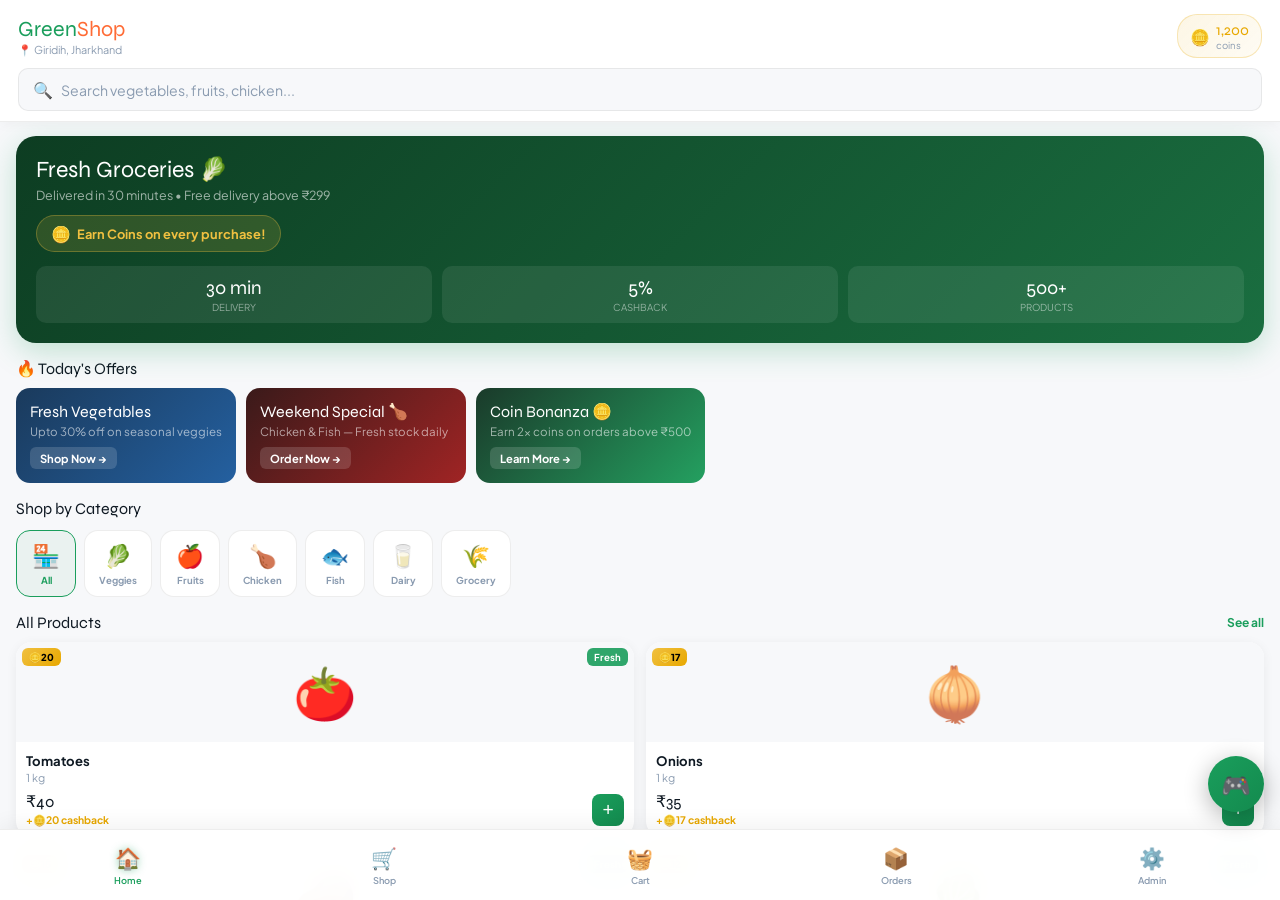
<file: cyclestorm-v16.html>
<!DOCTYPE html>
<html lang="en">
<head>
<meta charset="UTF-8">
<meta name="viewport" content="width=device-width, initial-scale=1.0, user-scalable=no">
<title>Green Shop — Shop & Play</title>
<style>
@import url('https://fonts.googleapis.com/css2?family=Plus+Jakarta+Sans:wght@300;400;500;600;700;800&family=Syne:wght@700;800&display=swap');

:root {
  /* Grocery Mode Colors */
  --g-bg: #f7f8fa;
  --g-card: #ffffff;
  --g-border: rgba(0,0,0,0.07);
  --g-text: #0f1923;
  --g-muted: #8a9bb0;
  --g-primary: #1a9e5c;
  --g-primary2: #138a4e;
  --g-accent: #ff6b35;
  --g-coin: #e8a800;
  --g-coin2: #f0c040;

  /* P2E Mode Colors */
  --p-bg: #07090e;
  --p-card: #0e1118;
  --p-border: rgba(255,255,255,0.07);
  --p-text: #eef2ff;
  --p-muted: rgba(238,242,255,0.45);
  --p-gold: #f0c040;
  --p-green: #22d67a;
  --p-red: #ff4560;
  --p-blue: #38bdf8;

  --font: 'Plus Jakarta Sans', sans-serif;
  --head: 'Syne', sans-serif;
  --radius: 16px;
  --radius-sm: 10px;
}

* { margin:0; padding:0; box-sizing:border-box; -webkit-tap-highlight-color:transparent; touch-action:manipulation; }
html, body { width:100%; height:100%; overflow:hidden; font-family:var(--font); }

/* ─ SCREENS ─ */
.screen { position:absolute; inset:0; display:none; flex-direction:column; overflow:hidden; }
.screen.active { display:flex; }

/* ─ SCROLL ─ */
.scroll { flex:1; overflow-y:auto; padding-bottom:76px; }
.scroll::-webkit-scrollbar { display:none; }

/* ─ TOAST ─ */
#toast {
  position:fixed; bottom:88px; left:50%; transform:translateX(-50%) translateY(16px);
  padding:11px 22px; border-radius:30px; font-size:.84rem; font-weight:700;
  z-index:9999; opacity:0; transition:all .3s; white-space:nowrap; pointer-events:none;
  box-shadow:0 4px 20px rgba(0,0,0,.25);
}
#toast.show { opacity:1; transform:translateX(-50%) translateY(0); }
#toast.g { background:#1a9e5c; color:#fff; }
#toast.e { background:#ff4560; color:#fff; }
#toast.i { background:#38bdf8; color:#000; }
#toast.coin { background:linear-gradient(135deg,#f0c040,#e8a800); color:#000; }

/* ─ CONFETTI ─ */
#confetti { position:fixed; inset:0; pointer-events:none; z-index:9997; overflow:hidden; }
.cp { position:absolute; top:-20px; animation:cpF linear forwards; }
@keyframes cpF { to { transform:translateY(110vh) rotate(900deg); opacity:0; } }

/* ════════════════════════
   MODE SWITCH BUTTON
════════════════════════ */
.mode-fab {
  position:fixed; bottom:88px; right:16px; z-index:500;
  width:56px; height:56px; border-radius:50%; border:none; cursor:pointer;
  display:flex; align-items:center; justify-content:center; font-size:1.5rem;
  box-shadow:0 6px 24px rgba(0,0,0,.3); transition:all .3s;
}
.mode-fab.grocery { background:linear-gradient(135deg,#1a9e5c,#138a4e); }
.mode-fab.p2e { background:linear-gradient(135deg,#f0c040,#e8a800); }

/* ════════════════════════
   GROCERY BOTTOM NAV
════════════════════════ */
.g-nav {
  position:fixed; bottom:0; left:0; right:0; z-index:100;
  background:rgba(255,255,255,0.97); border-top:1px solid var(--g-border);
  display:flex; padding:8px 0 max(8px, env(safe-area-inset-bottom));
  backdrop-filter:blur(20px); box-shadow:0 -4px 20px rgba(0,0,0,.06);
}
.g-nav-item { flex:1; display:flex; flex-direction:column; align-items:center; gap:3px; padding:6px 4px; cursor:pointer; transition:.2s; position:relative; }
.g-nav-icon { font-size:1.3rem; transition:.2s; }
.g-nav-label { font-size:.58rem; font-weight:600; color:var(--g-muted); transition:.2s; }
.g-nav-item.active .g-nav-label { color:var(--g-primary); }
.g-nav-item.active .g-nav-icon { filter:drop-shadow(0 0 4px rgba(26,158,92,.4)); }
.cart-dot { position:absolute; top:3px; right:calc(50% - 18px); background:var(--g-accent); color:#fff; font-size:.52rem; font-weight:800; padding:2px 5px; border-radius:10px; min-width:16px; text-align:center; }

/* ════════════════════════
   P2E BOTTOM NAV
════════════════════════ */
.p-nav {
  position:fixed; bottom:0; left:0; right:0; z-index:100;
  background:rgba(7,9,14,0.97); border-top:1px solid var(--p-border);
  display:flex; padding:8px 0 max(8px, env(safe-area-inset-bottom));
  backdrop-filter:blur(20px);
}
.p-nav-item { flex:1; display:flex; flex-direction:column; align-items:center; gap:3px; padding:6px 4px; cursor:pointer; transition:.2s; }
.p-nav-icon { font-size:1.3rem; transition:.2s; }
.p-nav-label { font-size:.58rem; font-weight:600; color:var(--p-muted); transition:.2s; }
.p-nav-item.active .p-nav-label { color:var(--p-gold); }

/* ════════════════════════
   GROCERY HEADER
════════════════════════ */
.g-header {
  background:#fff; padding:14px 18px 10px; position:sticky; top:0; z-index:50;
  border-bottom:1px solid var(--g-border); box-shadow:0 2px 12px rgba(0,0,0,.04);
}
.g-header-top { display:flex; align-items:center; justify-content:space-between; }
.g-logo { font-family:var(--head); font-size:1.35rem; color:var(--g-primary); }
.g-logo span { color:var(--g-accent); }
.coin-strip {
  display:flex; align-items:center; gap:6px;
  background:linear-gradient(135deg,rgba(232,168,0,.1),rgba(240,192,64,.06));
  border:1px solid rgba(232,168,0,.25); border-radius:20px; padding:6px 12px;
  cursor:pointer;
}
.coin-strip-val { font-family:var(--head); font-size:.95rem; color:var(--g-coin); }
.coin-strip-lbl { font-size:.6rem; color:var(--g-muted); }
.g-search {
  display:flex; align-items:center; gap:8px; margin-top:10px;
  background:var(--g-bg); border:1px solid var(--g-border); border-radius:var(--radius-sm);
  padding:10px 14px;
}
.g-search input { flex:1; background:none; border:none; outline:none; font-family:var(--font); font-size:.88rem; color:var(--g-text); }
.g-search input::placeholder { color:var(--g-muted); }

/* ════════════════════════
   GROCERY HOME
════════════════════════ */
#screen-ghome { background:var(--g-bg); }

.g-hero {
  margin:14px 16px; border-radius:20px; overflow:hidden; position:relative;
  background:linear-gradient(135deg,#0d3d22,#1a6e40); padding:20px;
  box-shadow:0 8px 30px rgba(26,158,92,.25);
}
.g-hero::after { content:''; position:absolute; right:-20px; top:-20px; font-size:100px; opacity:.07; pointer-events:none; }
.g-hero-title { font-family:var(--head); font-size:1.45rem; color:#fff; }
.g-hero-sub { font-size:.78rem; color:rgba(255,255,255,.6); margin-top:4px; }
.cashback-badge {
  display:inline-flex; align-items:center; gap:6px; margin-top:12px;
  background:rgba(240,192,64,.15); border:1px solid rgba(240,192,64,.3);
  border-radius:20px; padding:7px 14px;
}
.cashback-badge span { font-size:.8rem; font-weight:700; color:var(--g-coin2); }
.g-hero-stats { display:grid; grid-template-columns:repeat(3,1fr); gap:10px; margin-top:14px; }
.g-hstat { background:rgba(255,255,255,.08); border-radius:10px; padding:10px; text-align:center; }
.g-hstat-v { font-family:var(--head); font-size:1.2rem; color:#fff; }
.g-hstat-l { font-size:.6rem; color:rgba(255,255,255,.5); margin-top:2px; }

/* Category scroll */
.cat-row { display:flex; gap:8px; padding:0 16px; overflow-x:auto; margin:12px 0 4px; }
.cat-row::-webkit-scrollbar { display:none; }
.cat-chip { display:flex; flex-direction:column; align-items:center; gap:4px; padding:10px 14px; background:#fff; border:1.5px solid var(--g-border); border-radius:14px; cursor:pointer; transition:.18s; flex-shrink:0; min-width:60px; }
.cat-chip:active { transform:scale(.94); }
.cat-chip.active { border-color:var(--g-primary); background:rgba(26,158,92,.06); }
.cat-emoji { font-size:1.4rem; }
.cat-label { font-size:.6rem; font-weight:700; color:var(--g-muted); white-space:nowrap; }
.cat-chip.active .cat-label { color:var(--g-primary); }

/* Section header */
.sec-head { display:flex; align-items:center; justify-content:space-between; padding:0 16px; margin:16px 0 10px; }
.sec-title { font-family:var(--head); font-size:1rem; color:var(--g-text); }
.sec-link { font-size:.75rem; font-weight:700; color:var(--g-primary); }

/* Product grid */
.prod-grid { display:grid; grid-template-columns:1fr 1fr; gap:12px; padding:0 16px; }
.prod-card { background:#fff; border-radius:var(--radius); overflow:hidden; box-shadow:0 2px 12px rgba(0,0,0,.06); transition:.18s; }
.prod-card:active { transform:scale(.97); }
.prod-img-wrap { height:100px; display:flex; align-items:center; justify-content:center; font-size:3.2rem; background:var(--g-bg); position:relative; }
.cashback-tag { position:absolute; top:6px; left:6px; background:linear-gradient(135deg,#f0c040,#e8a800); border-radius:6px; padding:3px 7px; font-size:.6rem; font-weight:800; color:#000; }
.fresh-tag { position:absolute; top:6px; right:6px; background:rgba(26,158,92,.9); border-radius:6px; padding:3px 7px; font-size:.6rem; font-weight:700; color:#fff; }
.prod-body { padding:10px; }
.prod-name { font-size:.82rem; font-weight:700; color:var(--g-text); }
.prod-unit { font-size:.68rem; color:var(--g-muted); margin-top:2px; }
.prod-footer { display:flex; align-items:center; justify-content:space-between; margin-top:8px; }
.prod-price { font-family:var(--head); font-size:1rem; color:var(--g-text); }
.prod-cb { font-size:.65rem; color:var(--g-coin); font-weight:700; margin-top:2px; }
.add-btn-g { width:32px; height:32px; border-radius:8px; border:none; cursor:pointer; background:linear-gradient(135deg,var(--g-primary),var(--g-primary2)); color:#fff; font-size:1.2rem; display:flex; align-items:center; justify-content:center; transition:.15s; }
.add-btn-g:active { transform:scale(.88); }

/* Offer banner */
.offer-scroll { display:flex; gap:10px; padding:0 16px; overflow-x:auto; margin-bottom:4px; }
.offer-scroll::-webkit-scrollbar { display:none; }
.offer-card { min-width:220px; border-radius:14px; padding:14px; flex-shrink:0; }
.offer-card:nth-child(1) { background:linear-gradient(135deg,#1a3a5c,#2460a0); }
.offer-card:nth-child(2) { background:linear-gradient(135deg,#3a1a1a,#a02424); }
.offer-card:nth-child(3) { background:linear-gradient(135deg,#1a3a2a,#24a060); }
.offer-title { font-family:var(--head); font-size:1rem; color:#fff; }
.offer-sub { font-size:.72rem; color:rgba(255,255,255,.6); margin-top:3px; }
.offer-badge { display:inline-block; margin-top:8px; background:rgba(255,255,255,.15); border-radius:6px; padding:4px 10px; font-size:.7rem; font-weight:700; color:#fff; }

/* ════════════════════════
   GROCERY CART
════════════════════════ */
#screen-gcart { background:var(--g-bg); }
.g-cart-header { background:#fff; padding:14px 18px; border-bottom:1px solid var(--g-border); font-family:var(--head); font-size:1.2rem; color:var(--g-text); display:flex; align-items:center; justify-content:space-between; }

.cart-item-g { background:#fff; border-radius:var(--radius); margin:0 16px 10px; padding:14px; display:flex; gap:12px; align-items:center; box-shadow:0 2px 8px rgba(0,0,0,.05); }
.ci-emoji { font-size:2.2rem; width:50px; height:50px; background:var(--g-bg); border-radius:10px; display:flex; align-items:center; justify-content:center; }
.ci-info { flex:1; }
.ci-name { font-size:.85rem; font-weight:700; color:var(--g-text); }
.ci-price { font-size:.75rem; color:var(--g-muted); margin-top:2px; }
.ci-cb { font-size:.7rem; color:var(--g-coin); font-weight:700; margin-top:1px; }
.qty-row { display:flex; align-items:center; gap:8px; }
.qty-b { width:28px; height:28px; border-radius:8px; border:1.5px solid var(--g-border); background:#fff; color:var(--g-text); cursor:pointer; font-size:1rem; display:flex; align-items:center; justify-content:center; font-weight:700; }
.qty-v { font-weight:800; font-size:.95rem; min-width:20px; text-align:center; color:var(--g-text); }

.g-summary { background:#fff; border-radius:var(--radius); margin:0 16px 12px; padding:16px; box-shadow:0 2px 8px rgba(0,0,0,.05); }
.sum-row { display:flex; justify-content:space-between; padding:8px 0; border-bottom:1px solid var(--g-border); font-size:.85rem; color:var(--g-text); }
.sum-row:last-child { border-bottom:none; font-weight:800; font-size:.95rem; }
.sum-coin-earned { color:var(--g-coin); font-weight:700; }

.coin-redeem { background:linear-gradient(135deg,rgba(240,192,64,.08),rgba(232,168,0,.04)); border:1px solid rgba(240,192,64,.25); border-radius:var(--radius); margin:0 16px 12px; padding:16px; }
.cr-title { font-size:.88rem; font-weight:700; color:var(--g-coin); margin-bottom:4px; }
.cr-sub { font-size:.72rem; color:var(--g-muted); margin-bottom:12px; }
.cr-input-row { display:flex; align-items:center; gap:10px; }
.cr-input { flex:1; padding:10px 14px; border:1.5px solid rgba(240,192,64,.3); border-radius:var(--radius-sm); background:#fff; font-family:var(--font); font-size:.88rem; color:var(--g-text); outline:none; }
.cr-apply { padding:10px 16px; border:none; border-radius:var(--radius-sm); background:linear-gradient(135deg,#f0c040,#e8a800); color:#000; font-weight:800; cursor:pointer; font-family:var(--font); font-size:.82rem; }

.checkout-bar { padding:0 16px 12px; }
.checkout-btn { width:100%; padding:17px; border:none; border-radius:var(--radius); background:linear-gradient(135deg,var(--g-primary),var(--g-primary2)); color:#fff; font-family:var(--head); font-size:1.1rem; cursor:pointer; transition:.2s; box-shadow:0 6px 20px rgba(26,158,92,.35); }
.checkout-btn:active { transform:scale(.98); }

/* ════════════════════════
   P2E HEADER
════════════════════════ */
.p-header { background:var(--p-bg); padding:14px 18px 10px; position:sticky; top:0; z-index:50; border-bottom:1px solid var(--p-border); }
.p-header-row { display:flex; align-items:center; justify-content:space-between; }
.p-logo { font-family:var(--head); font-size:1.3rem; color:var(--p-gold); }
.p-logo span { color:var(--p-green); }
.p-coin-pill { display:flex; align-items:center; gap:6px; background:rgba(240,192,64,.1); border:1px solid rgba(240,192,64,.25); border-radius:20px; padding:6px 12px; }
.p-coin-v { font-family:var(--head); font-size:.95rem; color:var(--p-gold); }

/* P2E Home */
#screen-phome { background:var(--p-bg); }

.p-wallet { margin:14px 16px; border-radius:20px; padding:20px; background:linear-gradient(135deg,#130f00,#1e1800); border:1px solid rgba(240,192,64,.2); position:relative; overflow:hidden; }
.p-wallet::before { content:'🪙'; position:absolute; right:-10px; top:-10px; font-size:80px; opacity:.06; }
.pw-label { font-size:.65rem; font-weight:700; letter-spacing:3px; color:var(--p-muted); }
.pw-amount { font-family:var(--head); font-size:2.6rem; color:var(--p-gold); line-height:1.1; margin-top:2px; }
.pw-inr { font-size:.8rem; color:var(--p-muted); margin-top:4px; }
.pw-rate { display:inline-flex; align-items:center; gap:5px; margin-top:10px; background:rgba(240,192,64,.08); border:1px solid rgba(240,192,64,.2); border-radius:8px; padding:5px 12px; font-size:.72rem; color:var(--p-gold); font-weight:700; }
.pw-actions { display:grid; grid-template-columns:1fr 1fr; gap:10px; margin-top:14px; }

/* P card */
.p-card { background:var(--p-card); border:1px solid var(--p-border); border-radius:var(--radius); padding:16px; margin:0 16px 12px; }
.p-sec-head { font-size:.62rem; font-weight:700; letter-spacing:3px; color:var(--p-muted); text-transform:uppercase; margin:16px 18px 10px; }

/* Earn methods */
.earn-grid { display:grid; grid-template-columns:1fr 1fr; gap:10px; }
.earn-box { background:rgba(255,255,255,.03); border:1px solid var(--p-border); border-radius:var(--radius-sm); padding:14px; cursor:pointer; transition:.2s; }
.earn-box:active { transform:scale(.96); background:rgba(255,255,255,.06); }
.earn-icon-big { font-size:1.8rem; margin-bottom:7px; }
.earn-title { font-size:.82rem; font-weight:700; color:var(--p-text); }
.earn-coins-val { font-family:var(--head); font-size:.95rem; color:var(--p-gold); margin-top:4px; }
.earn-sub { font-size:.68rem; color:var(--p-muted); margin-top:2px; }

/* Referral */
.ref-card { background:linear-gradient(135deg,rgba(34,214,122,.07),rgba(34,214,122,.03)); border:1px solid rgba(34,214,122,.2); border-radius:var(--radius); padding:18px; margin:0 16px 12px; }
.ref-title { font-family:var(--head); font-size:1.1rem; color:var(--p-green); margin-bottom:4px; }
.ref-sub { font-size:.78rem; color:var(--p-muted); margin-bottom:14px; line-height:1.6; }
.ref-code-box { background:rgba(255,255,255,.04); border:1px solid rgba(34,214,122,.2); border-radius:var(--radius-sm); padding:12px 16px; display:flex; align-items:center; justify-content:space-between; margin-bottom:12px; }
.ref-code { font-family:var(--head); font-size:1.2rem; color:var(--p-green); letter-spacing:2px; }
.copy-btn { background:rgba(34,214,122,.15); border:1px solid rgba(34,214,122,.3); border-radius:7px; padding:6px 12px; color:var(--p-green); font-size:.75rem; font-weight:700; cursor:pointer; }
.ref-stats { display:grid; grid-template-columns:repeat(3,1fr); gap:8px; }
.ref-stat { background:rgba(255,255,255,.03); border-radius:var(--radius-sm); padding:10px; text-align:center; }
.ref-stat-v { font-family:var(--head); font-size:1.2rem; color:var(--p-gold); }
.ref-stat-l { font-size:.6rem; color:var(--p-muted); margin-top:2px; }

/* Activity */
.act-row { display:flex; align-items:center; gap:12px; padding:12px; background:rgba(255,255,255,.03); border:1px solid var(--p-border); border-radius:var(--radius-sm); margin-bottom:8px; }
.act-ic { width:36px; height:36px; border-radius:50%; background:rgba(255,255,255,.05); display:flex; align-items:center; justify-content:center; font-size:1.2rem; }
.act-inf { flex:1; }
.act-t { font-size:.82rem; font-weight:600; color:var(--p-text); }
.act-d { font-size:.65rem; color:var(--p-muted); margin-top:2px; }
.act-c { font-family:var(--head); font-size:.88rem; }
.act-plus { color:var(--p-green); }
.act-minus { color:var(--p-red); }

/* P2E Race */
#screen-race { background:var(--p-bg); }
.race-header { background:var(--p-bg); padding:12px 16px; display:flex; align-items:center; gap:12px; border-bottom:1px solid var(--p-border); position:sticky; top:0; z-index:50; }
.race-header-title { font-family:var(--head); font-size:1.1rem; color:var(--p-gold); flex:1; }

/* P2E Game Store */
#screen-gstore { background:var(--p-bg); }
.gs-tabs { display:flex; gap:0; margin:0 16px 14px; background:var(--p-card); border-radius:var(--radius-sm); padding:4px; border:1px solid var(--p-border); }
.gs-tab { flex:1; padding:9px 4px; text-align:center; border-radius:8px; cursor:pointer; font-size:.72rem; font-weight:700; transition:.2s; color:var(--p-muted); }
.gs-tab.active { background:rgba(240,192,64,.12); color:var(--p-gold); }
.gs-grid2 { display:grid; grid-template-columns:1fr 1fr; gap:12px; margin:0 16px; }
.gs-item { background:var(--p-card); border:1px solid var(--p-border); border-radius:var(--radius); padding:16px; text-align:center; transition:.2s; }
.gs-item:active { transform:scale(.97); }
.gs-item.owned { border-color:rgba(34,214,122,.3); background:rgba(34,214,122,.04); }
.gs-item.equipped { border-color:rgba(240,192,64,.5); background:rgba(240,192,64,.06); }
.gs-emoji { font-size:2.6rem; display:block; margin-bottom:8px; }
.gs-name { font-size:.82rem; font-weight:700; color:var(--p-text); margin-bottom:3px; }
.gs-desc { font-size:.67rem; color:var(--p-muted); margin-bottom:10px; line-height:1.5; }
.gs-cost { font-family:var(--head); font-size:.95rem; color:var(--p-gold); margin-bottom:8px; }

/* Buttons */
.btn { display:flex; align-items:center; justify-content:center; gap:6px; border:none; border-radius:var(--radius-sm); cursor:pointer; font-family:var(--font); font-weight:700; transition:.18s; }
.btn:active { transform:scale(.97); }
.btn-green-g { background:linear-gradient(135deg,var(--g-primary),var(--g-primary2)); color:#fff; }
.btn-gold-p { background:linear-gradient(135deg,#f0c040,#e8a800); color:#000; }
.btn-gp { background:linear-gradient(135deg,var(--p-green),#18a85e); color:#fff; }
.btn-ghost-p { background:rgba(255,255,255,.07); border:1px solid var(--p-border); color:var(--p-text); }
.btn-ghost-g { background:rgba(255,255,255,.6); border:1.5px solid var(--g-border); color:var(--g-text); }
.btn-lg { padding:15px 20px; font-size:.95rem; width:100%; border-radius:var(--radius); }
.btn-md { padding:11px 16px; font-size:.84rem; }
.btn-sm { padding:8px 14px; font-size:.76rem; }

/* ════════════════════════
   ADMIN PANEL
════════════════════════ */
#screen-admin { background:#0d1117; }
.admin-header { background:#0d1117; padding:14px 18px; border-bottom:1px solid rgba(255,255,255,.07); display:flex; align-items:center; justify-content:space-between; position:sticky; top:0; z-index:50; }
.admin-logo { font-family:var(--head); font-size:1.2rem; color:#e11d48; }
.admin-badge { background:rgba(225,29,72,.15); border:1px solid rgba(225,29,72,.3); border-radius:20px; padding:5px 12px; font-size:.68rem; font-weight:700; color:#e11d48; }

.admin-tabs { display:flex; gap:0; margin:0 16px 14px; background:rgba(255,255,255,.04); border-radius:var(--radius-sm); padding:4px; border:1px solid rgba(255,255,255,.07); overflow-x:auto; }
.admin-tabs::-webkit-scrollbar { display:none; }
.admin-tab { flex-shrink:0; padding:9px 14px; text-align:center; border-radius:8px; cursor:pointer; font-size:.73rem; font-weight:700; transition:.2s; color:rgba(255,255,255,.4); white-space:nowrap; }
.admin-tab.active { background:rgba(225,29,72,.15); color:#e11d48; }

.admin-stat-grid { display:grid; grid-template-columns:1fr 1fr; gap:10px; margin:0 16px 14px; }
.admin-stat { background:rgba(255,255,255,.04); border:1px solid rgba(255,255,255,.07); border-radius:var(--radius); padding:16px; }
.ast-icon { font-size:1.6rem; margin-bottom:8px; }
.ast-val { font-family:var(--head); font-size:1.6rem; color:#fff; line-height:1; }
.ast-lbl { font-size:.65rem; color:rgba(255,255,255,.4); margin-top:4px; letter-spacing:2px; }
.ast-change { font-size:.72rem; margin-top:4px; font-weight:700; }
.ast-up { color:#22d67a; }
.ast-down { color:#ff4560; }

.admin-card { background:rgba(255,255,255,.04); border:1px solid rgba(255,255,255,.07); border-radius:var(--radius); padding:16px; margin:0 16px 12px; }
.admin-card-title { font-size:.75rem; font-weight:700; letter-spacing:2px; color:rgba(255,255,255,.4); margin-bottom:12px; text-transform:uppercase; }

.admin-prod-row { display:flex; align-items:center; gap:10px; padding:10px; background:rgba(255,255,255,.03); border-radius:var(--radius-sm); margin-bottom:8px; }
.apr-emoji { font-size:1.6rem; width:38px; text-align:center; }
.apr-info { flex:1; }
.apr-name { font-size:.82rem; font-weight:700; color:#eef2ff; }
.apr-price { font-size:.72rem; color:rgba(238,242,255,.4); margin-top:2px; }
.apr-actions { display:flex; gap:6px; }
.apr-btn { padding:6px 10px; border-radius:7px; border:none; cursor:pointer; font-size:.72rem; font-weight:700; }
.apr-edit { background:rgba(56,189,248,.15); color:#38bdf8; }
.apr-del { background:rgba(255,69,96,.15); color:#ff4560; }

.admin-order-row { display:flex; align-items:center; gap:10px; padding:10px; background:rgba(255,255,255,.03); border-radius:var(--radius-sm); margin-bottom:8px; }
.aor-id { font-family:var(--head); font-size:.8rem; color:#eef2ff; }
.aor-info { flex:1; }
.aor-user { font-size:.78rem; color:rgba(238,242,255,.6); }
.aor-amount { font-size:.72rem; color:#22d67a; font-weight:700; }
.status-pill { padding:4px 10px; border-radius:20px; font-size:.65rem; font-weight:800; }
.sp-delivered { background:rgba(34,214,122,.12); color:#22d67a; }
.sp-pending { background:rgba(255,165,0,.12); color:#ffa500; }
.sp-cancelled { background:rgba(255,69,96,.12); color:#ff4560; }

.coin-setting-row { display:flex; align-items:center; justify-content:space-between; padding:12px 0; border-bottom:1px solid rgba(255,255,255,.05); }
.coin-setting-row:last-child { border-bottom:none; }
.csr-label { font-size:.85rem; color:#eef2ff; font-weight:600; }
.csr-sub { font-size:.68rem; color:rgba(238,242,255,.4); margin-top:2px; }
.csr-val { display:flex; align-items:center; gap:8px; }
.csr-input { width:80px; padding:7px 10px; background:rgba(255,255,255,.06); border:1px solid rgba(255,255,255,.1); border-radius:8px; color:#f0c040; font-family:var(--head); font-size:.9rem; text-align:center; outline:none; }
.csr-unit { font-size:.72rem; color:rgba(238,242,255,.4); }
.save-btn-admin { width:100%; padding:14px; border:none; border-radius:var(--radius); background:linear-gradient(135deg,#e11d48,#9f1239); color:#fff; font-family:var(--head); font-size:1rem; cursor:pointer; margin-top:12px; letter-spacing:1px; }

.chart-bar-wrap { margin-top:10px; }
.chart-row { display:flex; align-items:center; gap:8px; margin-bottom:8px; }
.chart-label { font-size:.68rem; color:rgba(238,242,255,.5); width:28px; }
.chart-bar-bg { flex:1; height:22px; background:rgba(255,255,255,.04); border-radius:4px; overflow:hidden; }
.chart-bar-fill { height:100%; border-radius:4px; display:flex; align-items:center; padding-left:8px; font-size:.65rem; font-weight:700; color:#000; transition:width 1s ease; }
.chart-val { font-size:.68rem; color:rgba(238,242,255,.5); width:40px; text-align:right; }

/* Add product form */
.admin-form-row { margin-bottom:10px; }
.admin-label { font-size:.72rem; font-weight:700; color:rgba(238,242,255,.5); letter-spacing:1px; margin-bottom:5px; display:block; }
.admin-input { width:100%; padding:11px 14px; background:rgba(255,255,255,.05); border:1px solid rgba(255,255,255,.1); border-radius:var(--radius-sm); color:#eef2ff; font-family:var(--font); font-size:.88rem; outline:none; }
.admin-input:focus { border-color:rgba(225,29,72,.4); }
.admin-select { width:100%; padding:11px 14px; background:rgba(255,255,255,.05); border:1px solid rgba(255,255,255,.1); border-radius:var(--radius-sm); color:#eef2ff; font-family:var(--font); font-size:.88rem; outline:none; }
.admin-2col { display:grid; grid-template-columns:1fr 1fr; gap:10px; }

/* ════════════════════════
   DUKANDAAR REFERRAL
════════════════════════ */
.dk-screen { background:linear-gradient(160deg,#07090e,#0a0f18); }
.dk-hero { margin:14px 16px; border-radius:22px; padding:22px 18px; background:linear-gradient(135deg,#12080e,#2a1020); border:1px solid rgba(192,64,240,.2); position:relative; overflow:hidden; }
.dk-hero::before { content:'🏪'; position:absolute; right:-5px; top:-10px; font-size:90px; opacity:.06; }
.dk-badge { display:inline-flex; align-items:center; gap:6px; background:rgba(192,64,240,.12); border:1px solid rgba(192,64,240,.3); border-radius:20px; padding:5px 14px; font-size:.72rem; font-weight:800; color:#c040f0; margin-bottom:10px; }
.dk-title { font-family:var(--head); font-size:1.5rem; color:#fff; line-height:1.2; }
.dk-sub { font-size:.78rem; color:rgba(255,255,255,.5); margin-top:6px; line-height:1.6; }
.dk-vs-grid { display:grid; grid-template-columns:1fr 1fr; gap:12px; margin:14px 16px; }
.dk-vs-card { border-radius:var(--radius); padding:16px; border:1px solid; }
.dk-vs-user { background:rgba(34,214,122,.06); border-color:rgba(34,214,122,.2); }
.dk-vs-shop { background:rgba(192,64,240,.06); border-color:rgba(192,64,240,.25); }
.dk-vs-icon { font-size:2rem; margin-bottom:8px; }
.dk-vs-title { font-size:.78rem; font-weight:800; margin-bottom:10px; }
.dk-vs-item { display:flex; justify-content:space-between; font-size:.72rem; padding:5px 0; border-bottom:1px solid rgba(255,255,255,.05); }
.dk-vs-item:last-child { border-bottom:none; }
.dk-vs-key { color:rgba(255,255,255,.5); }
.dk-vs-val { font-weight:700; }
.user-col { color:#22d67a; }
.shop-col { color:#c040f0; }

.dk-code-box { margin:0 16px 12px; background:rgba(192,64,240,.06); border:1.5px solid rgba(192,64,240,.25); border-radius:var(--radius); padding:18px; }
.dk-code-label { font-size:.65rem; letter-spacing:3px; color:rgba(255,255,255,.4); margin-bottom:8px; }
.dk-code-row { display:flex; align-items:center; gap:12px; margin-bottom:14px; }
.dk-code-val { font-family:var(--head); font-size:1.8rem; color:#c040f0; letter-spacing:4px; flex:1; }
.dk-copy-btn { background:rgba(192,64,240,.2); border:1px solid rgba(192,64,240,.35); border-radius:10px; padding:10px 16px; color:#c040f0; font-weight:800; cursor:pointer; font-size:.82rem; }
.dk-tier-grid { display:grid; grid-template-columns:repeat(3,1fr); gap:8px; }
.dk-tier { background:rgba(255,255,255,.03); border-radius:10px; padding:12px 8px; text-align:center; border:1px solid rgba(255,255,255,.06); }
.dk-tier.active-tier { border-color:rgba(192,64,240,.4); background:rgba(192,64,240,.08); }
.dk-tier-icon { font-size:1.4rem; margin-bottom:4px; }
.dk-tier-name { font-size:.65rem; color:rgba(255,255,255,.5); }
.dk-tier-coins { font-family:var(--head); font-size:.95rem; color:#c040f0; margin-top:3px; }
.dk-tier-cond { font-size:.6rem; color:rgba(255,255,255,.35); margin-top:2px; }

.dk-stats-row { display:grid; grid-template-columns:repeat(3,1fr); gap:10px; margin:0 16px 12px; }
.dk-stat { background:rgba(255,255,255,.04); border:1px solid rgba(255,255,255,.07); border-radius:var(--radius-sm); padding:14px; text-align:center; }
.dk-stat-v { font-family:var(--head); font-size:1.4rem; color:#c040f0; }
.dk-stat-l { font-size:.6rem; color:rgba(255,255,255,.4); letter-spacing:2px; margin-top:3px; }

.dk-referred-list { margin:0 16px; }
.dk-ref-row { display:flex; align-items:center; gap:10px; padding:12px; background:rgba(255,255,255,.03); border:1px solid rgba(255,255,255,.06); border-radius:var(--radius-sm); margin-bottom:8px; }
.dk-ref-avatar { width:38px; height:38px; border-radius:50%; background:rgba(192,64,240,.12); border:1px solid rgba(192,64,240,.25); display:flex; align-items:center; justify-content:center; font-size:1.2rem; }
.dk-ref-info { flex:1; }
.dk-ref-name { font-size:.82rem; font-weight:700; color:#eef2ff; }
.dk-ref-orders { font-size:.68rem; color:rgba(238,242,255,.45); margin-top:2px; }
.dk-ref-earn { font-family:var(--head); font-size:.9rem; color:#c040f0; }

/* Race canvas area */
#raceWrap { flex:1; position:relative; overflow:hidden; }
#raceCanvas { position:absolute; inset:0; width:100%; height:100%; }

/* Race HUD */
.r-hud { position:absolute; top:0; left:0; right:0; z-index:20; background:linear-gradient(180deg,rgba(0,0,0,.72),transparent); padding:12px 16px 24px; display:flex; justify-content:space-between; align-items:center; }
.r-hud-stat { text-align:center; }
.r-hud-v { font-family:var(--head); font-size:1.5rem; line-height:1; }
.r-hud-l { font-size:.52rem; color:rgba(255,255,255,.45); letter-spacing:2px; margin-top:2px; }
.r-hud-center { flex:1; margin:0 12px; }
.r-prog-bar { height:5px; background:rgba(255,255,255,.12); border-radius:3px; overflow:hidden; }
.r-prog-fill { height:100%; background:linear-gradient(90deg,var(--p-green),var(--p-gold)); border-radius:3px; transition:width .5s; }
.r-prog-lbl { font-size:.58rem; color:rgba(255,255,255,.35); letter-spacing:2px; text-align:center; margin-top:4px; }
.r-rank { position:absolute; right:12px; bottom:120px; z-index:20; background:rgba(0,0,0,.65); border:1px solid rgba(255,255,255,.08); border-radius:12px; padding:10px 14px; text-align:center; }
.r-rank-v { font-family:var(--head); font-size:2rem; line-height:1; }
.r-boost { position:absolute; bottom:108px; left:50%; transform:translateX(-50%); z-index:20; width:150px; text-align:center; }
.r-boost-bar { height:7px; background:rgba(255,255,255,.1); border-radius:4px; overflow:hidden; }
.r-boost-fill { height:100%; background:linear-gradient(90deg,#ff6b35,#ffd700); border-radius:4px; transition:width .2s; }
.r-boost-lbl { font-size:.58rem; color:rgba(255,255,255,.4); letter-spacing:2px; margin-top:3px; }
.r-mini-lb { position:absolute; top:70px; right:10px; z-index:20; background:rgba(0,0,0,.6); border:1px solid rgba(255,255,255,.07); border-radius:10px; padding:8px 12px; min-width:130px; }
.r-ctrl { position:absolute; bottom:14px; left:0; right:0; z-index:20; display:flex; justify-content:space-between; padding:0 18px; }
.r-btn { width:70px; height:70px; border-radius:50%; background:rgba(255,255,255,.08); border:2px solid rgba(255,255,255,.18); display:flex; align-items:center; justify-content:center; font-size:1.7rem; cursor:pointer; user-select:none; }
.r-btn:active { background:rgba(255,255,255,.2); }
.r-btn-boost { background:rgba(255,165,0,.15); border-color:rgba(255,165,0,.35); }
.r-finish { position:absolute; inset:0; z-index:30; background:rgba(0,0,0,.75); display:none; align-items:center; justify-content:center; }
.r-finish-card { background:var(--p-card); border:1px solid rgba(240,192,64,.3); border-radius:24px; padding:28px 22px; width:85%; max-width:320px; text-align:center; }

/* Lobby screen */
#screen-lobby { background:var(--p-bg); }
.lobby-wrap { flex:1; overflow-y:auto; padding:16px; padding-bottom:80px; }
.lobby-players { display:grid; grid-template-columns:repeat(auto-fill,minmax(60px,1fr)); gap:7px; background:rgba(255,255,255,.03); border:1px solid var(--p-border); border-radius:var(--radius); padding:12px; max-height:280px; overflow-y:auto; margin-bottom:12px; }
.lobby-players::-webkit-scrollbar { width:3px; }
.lobby-players::-webkit-scrollbar-thumb { background:rgba(255,255,255,.12); border-radius:2px; }
.l-chip { background:rgba(255,255,255,.05); border:1px solid rgba(255,255,255,.08); border-radius:9px; padding:7px 4px; text-align:center; font-size:.58rem; color:rgba(255,255,255,.55); animation:chipPop .2s ease; }
.l-chip.me { border-color:var(--p-gold); background:rgba(240,192,64,.08); color:var(--p-gold); font-weight:800; }
.l-chip-e { font-size:1.3rem; display:block; margin-bottom:2px; }
@keyframes chipPop { from{transform:scale(0);opacity:0} to{transform:scale(1);opacity:1} }

/* Ads screen */
#screen-ads { background:linear-gradient(160deg,#07090e,#0d1220); align-items:center; justify-content:center; padding:20px; }
.ad-wrap { width:100%; max-width:400px; }
.ad-card2 { background:rgba(255,255,255,.04); border:1.5px solid rgba(240,192,64,.2); border-radius:22px; padding:36px 24px; text-align:center; margin-bottom:20px; }
.ad-big-icon { font-size:4.5rem; display:block; animation:adRock 1.2s ease infinite; }
@keyframes adRock { 0%,100%{transform:rotate(-5deg)} 50%{transform:rotate(5deg)} }
.ad-brand-name { font-family:var(--head); font-size:1.8rem; color:var(--p-gold); margin:12px 0 5px; }
.ad-desc2 { font-size:.82rem; color:var(--p-muted); line-height:1.6; }
.ad-num { font-family:var(--head); font-size:5rem; color:var(--p-gold); line-height:1; margin:16px 0 3px; filter:drop-shadow(0 0 20px rgba(240,192,64,.5)); }
.ad-pbar2 { width:100%; height:6px; background:rgba(255,255,255,.08); border-radius:3px; overflow:hidden; margin-top:14px; }
.ad-pbar2-fill { height:100%; background:linear-gradient(90deg,var(--p-gold),var(--p-red)); border-radius:3px; transition:width 1s linear; }
.ad-dots2 { display:flex; justify-content:center; gap:8px; margin:14px 0; }
.ad-d { width:9px; height:9px; border-radius:50%; background:rgba(255,255,255,.15); transition:.3s; }
.ad-d.act { background:var(--p-gold); transform:scale(1.3); }
.ad-d.dn { background:var(--p-green); }

/* Profile P2E */
#screen-pprofile { background:var(--p-bg); }
.p-profile-hero { margin:14px 16px; border-radius:20px; padding:22px 18px; background:linear-gradient(135deg,#0f1a10,#1a2e1c); border:1px solid rgba(34,214,122,.12); text-align:center; }
.p-ava { font-size:3.8rem; display:block; margin-bottom:10px; }
.p-uname { font-family:var(--head); font-size:1.4rem; }
.p-utag { font-size:.75rem; color:var(--p-muted); margin-top:4px; }
.p-stats3 { display:grid; grid-template-columns:repeat(3,1fr); gap:10px; margin-top:16px; }
.p3-box { background:rgba(255,255,255,.04); border-radius:10px; padding:12px 6px; text-align:center; }
.p3-v { font-family:var(--head); font-size:1.2rem; color:var(--p-gold); }
.p3-l { font-size:.58rem; color:var(--p-muted); letter-spacing:2px; margin-top:3px; }
</style>
</head>
<body>

<div id="toast"></div>
<div id="confetti"></div>

<!-- MODE FAB -->
<div class="mode-fab grocery" id="modeFab" onclick="toggleMode()" title="Switch Mode">🎮</div>

<!-- ════════════ GROCERY NAV ════════════ -->
<div class="g-nav" id="gNav">
  <div class="g-nav-item active" id="gn-home" onclick="gNav('home')"><div class="g-nav-icon">🏠</div><div class="g-nav-label">Home</div></div>
  <div class="g-nav-item" id="gn-store" onclick="gNav('store')"><div class="g-nav-icon">🛒</div><div class="g-nav-label">Shop</div></div>
  <div class="g-nav-item" id="gn-cart" onclick="gNav('cart')">
    <div class="g-nav-icon">🧺</div><div class="g-nav-label">Cart</div>
    <div class="cart-dot" id="cartDot" style="display:none">0</div>
  </div>
  <div class="g-nav-item" id="gn-orders" onclick="gNav('orders')"><div class="g-nav-icon">📦</div><div class="g-nav-label">Orders</div></div>
  <div class="g-nav-item" id="gn-admin" onclick="openAdmin()"><div class="g-nav-icon">⚙️</div><div class="g-nav-label">Admin</div></div>
</div>

<!-- ════════════ P2E NAV ════════════ -->
<div class="p-nav" id="pNav" style="display:none">
  <div class="p-nav-item active" id="pn-home" onclick="pNav('home')"><div class="p-nav-icon">🏠</div><div class="p-nav-label">Home</div></div>
  <div class="p-nav-item" id="pn-race" onclick="pNav('race')"><div class="p-nav-icon">🎯</div><div class="p-nav-label">Battle</div></div>
  <div class="p-nav-item" id="pn-dk" onclick="pNav('dk')"><div class="p-nav-icon">🏪</div><div class="p-nav-label">Dukaan</div></div>
  <div class="p-nav-item" id="pn-gstore" onclick="pNav('gstore')"><div class="p-nav-icon">🎮</div><div class="p-nav-label">Items</div></div>
  <div class="p-nav-item" id="pn-pprofile" onclick="pNav('pprofile')"><div class="p-nav-icon">👤</div><div class="p-nav-label">Profile</div></div>
</div>

<!-- ══════════════════════════════════
     GROCERY SCREENS
══════════════════════════════════ -->

<!-- G-HOME -->
<div class="screen active" id="screen-ghome">
  <div class="g-header">
    <div class="g-header-top">
      <div><div class="g-logo">Green<span>Shop</span></div><div style="font-size:.68rem;color:var(--g-muted);margin-top:1px">📍 Giridih, Jharkhand</div></div>
      <div class="coin-strip" onclick="gNav('gprofile')">
        <span style="font-size:1rem">🪙</span>
        <div><div class="coin-strip-val" id="gCoinDisp">1,200</div><div class="coin-strip-lbl">coins</div></div>
      </div>
    </div>
    <div class="g-search"><span>🔍</span><input type="text" placeholder="Search vegetables, fruits, chicken..." id="gSearch" oninput="renderProducts()"></div>
  </div>
  <div class="scroll">
    <div class="g-hero">
      <div class="g-hero-title">Fresh Groceries 🥬</div>
      <div class="g-hero-sub">Delivered in 30 minutes • Free delivery above ₹299</div>
      <div class="cashback-badge">🪙 <span>Earn Coins on every purchase!</span></div>
      <div class="g-hero-stats">
        <div class="g-hstat"><div class="g-hstat-v">30 min</div><div class="g-hstat-l">DELIVERY</div></div>
        <div class="g-hstat"><div class="g-hstat-v">5%</div><div class="g-hstat-l">CASHBACK</div></div>
        <div class="g-hstat"><div class="g-hstat-v">500+</div><div class="g-hstat-l">PRODUCTS</div></div>
      </div>
    </div>

    <!-- Offers -->
    <div class="sec-head"><div class="sec-title">🔥 Today's Offers</div></div>
    <div class="offer-scroll">
      <div class="offer-card"><div class="offer-title">Fresh Vegetables</div><div class="offer-sub">Upto 30% off on seasonal veggies</div><div class="offer-badge">Shop Now →</div></div>
      <div class="offer-card"><div class="offer-title">Weekend Special 🍗</div><div class="offer-sub">Chicken & Fish — Fresh stock daily</div><div class="offer-badge">Order Now →</div></div>
      <div class="offer-card"><div class="offer-title">Coin Bonanza 🪙</div><div class="offer-sub">Earn 2x coins on orders above ₹500</div><div class="offer-badge">Learn More →</div></div>
    </div>

    <!-- Categories -->
    <div class="sec-head"><div class="sec-title">Shop by Category</div></div>
    <div class="cat-row" id="catRow"></div>

    <!-- Products -->
    <div class="sec-head"><div class="sec-title" id="prodSectionTitle">All Products</div><div class="sec-link">See all</div></div>
    <div class="prod-grid" id="prodGrid"></div>
  </div>
</div>

<!-- G-STORE (same as home but focused) -->
<div class="screen" id="screen-gstore-page">
  <div class="g-header">
    <div class="g-header-top">
      <div class="g-logo">🛒 Shop</div>
      <div class="coin-strip"><span>🪙</span><div><div class="coin-strip-val" id="gStoreCoinDisp">1,200</div><div class="coin-strip-lbl">coins</div></div></div>
    </div>
    <div class="g-search"><span>🔍</span><input type="text" placeholder="Search..." id="gSearch2" oninput="renderProducts2()"></div>
  </div>
  <div class="scroll">
    <div class="cat-row" id="catRow2"></div>
    <div class="prod-grid" id="prodGrid2" style="margin-top:8px"></div>
  </div>
</div>

<!-- G-CART -->
<div class="screen" id="screen-gcart">
  <div class="g-cart-header">
    🧺 My Cart
    <span style="font-size:.8rem;color:var(--g-muted)" id="cartItemCount">0 items</span>
  </div>
  <div class="scroll" id="cartScroll"></div>
</div>

<!-- G-ORDERS -->
<div class="screen" id="screen-gorders">
  <div class="g-header"><div class="g-header-top"><div class="g-logo">📦 Orders</div></div></div>
  <div class="scroll" id="ordersScroll">
    <div style="padding:20px 16px">
      <div style="background:#fff;border-radius:var(--radius);padding:16px;margin-bottom:12px;box-shadow:0 2px 8px rgba(0,0,0,.05)">
        <div style="display:flex;justify-content:space-between;align-items:center;margin-bottom:8px"><div style="font-weight:800;font-size:.9rem;color:var(--g-text)">#ORD-1042</div><div style="background:rgba(26,158,92,.1);color:var(--g-primary);font-size:.72rem;font-weight:700;padding:4px 10px;border-radius:20px">Delivered ✓</div></div>
        <div style="font-size:.8rem;color:var(--g-muted)">Tomatoes, Onions, Chicken Breast, Milk</div>
        <div style="display:flex;justify-content:space-between;margin-top:10px;font-size:.82rem"><span style="font-weight:700;color:var(--g-text)">₹ 342</span><span style="color:var(--g-coin);font-weight:700">+🪙 171 earned</span></div>
      </div>
      <div style="background:#fff;border-radius:var(--radius);padding:16px;margin-bottom:12px;box-shadow:0 2px 8px rgba(0,0,0,.05)">
        <div style="display:flex;justify-content:space-between;align-items:center;margin-bottom:8px"><div style="font-weight:800;font-size:.9rem;color:var(--g-text)">#ORD-1038</div><div style="background:rgba(255,107,53,.1);color:var(--g-accent);font-size:.72rem;font-weight:700;padding:4px 10px;border-radius:20px">Out for Delivery 🛵</div></div>
        <div style="font-size:.8rem;color:var(--g-muted)">Basmati Rice, Dal, Oil, Paneer</div>
        <div style="display:flex;justify-content:space-between;margin-top:10px;font-size:.82rem"><span style="font-weight:700;color:var(--g-text)">₹ 590</span><span style="color:var(--g-coin);font-weight:700">+🪙 295 earned</span></div>
      </div>
    </div>
  </div>
</div>

<!-- G-PROFILE -->
<div class="screen" id="screen-ggprofile">
  <div class="g-header"><div class="g-header-top"><div class="g-logo">👤 My Account</div></div></div>
  <div class="scroll">
    <div style="margin:16px 16px 12px;background:#fff;border-radius:20px;padding:20px;box-shadow:0 2px 12px rgba(0,0,0,.07)">
      <div style="display:flex;align-items:center;gap:14px">
        <div style="font-size:3rem">👤</div>
        <div><div style="font-family:var(--head);font-size:1.2rem;color:var(--g-text)">Rahul Kumar</div><div style="font-size:.75rem;color:var(--g-muted);margin-top:2px">rahul@email.com • +91 98765 43210</div></div>
      </div>
      <div style="display:grid;grid-template-columns:repeat(3,1fr);gap:10px;margin-top:16px">
        <div style="background:var(--g-bg);border-radius:10px;padding:12px;text-align:center"><div style="font-family:var(--head);font-size:1.2rem;color:var(--g-primary)">12</div><div style="font-size:.6rem;color:var(--g-muted)">ORDERS</div></div>
        <div style="background:rgba(240,192,64,.08);border-radius:10px;padding:12px;text-align:center"><div style="font-family:var(--head);font-size:1.2rem;color:var(--g-coin)" id="gProfileCoins">1,200</div><div style="font-size:.6rem;color:var(--g-muted)">COINS</div></div>
        <div style="background:var(--g-bg);border-radius:10px;padding:12px;text-align:center"><div style="font-family:var(--head);font-size:1.2rem;color:var(--g-text)">₹85</div><div style="font-size:.6rem;color:var(--g-muted)">SAVED</div></div>
      </div>
    </div>

    <div style="margin:0 16px 12px;background:linear-gradient(135deg,rgba(240,192,64,.1),rgba(240,192,64,.04));border:1px solid rgba(240,192,64,.25);border-radius:var(--radius);padding:16px">
      <div style="font-weight:800;color:var(--g-coin);margin-bottom:4px">🪙 Coin Cashback Program</div>
      <div style="font-size:.78rem;color:var(--g-muted);margin-bottom:12px">Har ₹100 ki shopping pe 🪙 50 coins milenge!<br>1000 coins = ₹10 discount on next order.</div>
      <div style="display:grid;grid-template-columns:1fr 1fr;gap:8px;font-size:.78rem">
        <div style="background:rgba(255,255,255,.5);border-radius:8px;padding:10px">💰 ₹100 spent = 🪙 50</div>
        <div style="background:rgba(255,255,255,.5);border-radius:8px;padding:10px">🛒 Min order ₹199</div>
        <div style="background:rgba(255,255,255,.5);border-radius:8px;padding:10px">⚡ 2x coins on ₹500+</div>
        <div style="background:rgba(255,255,255,.5);border-radius:8px;padding:10px">🎮 Play to earn more</div>
      </div>
    </div>

    <div style="margin:0 16px;display:flex;flex-direction:column;gap:8px">
      <div onclick="toggleMode()" style="display:flex;align-items:center;gap:12px;padding:14px;background:#fff;border-radius:var(--radius-sm);cursor:pointer;box-shadow:0 2px 6px rgba(0,0,0,.05)">
        <span style="font-size:1.2rem">🎮</span><div style="flex:1;font-size:.88rem;font-weight:700;color:var(--g-text)">Switch to P2E — Earn Coins by Racing</div><span style="color:var(--g-muted)">›</span>
      </div>
      <div style="display:flex;align-items:center;gap:12px;padding:14px;background:#fff;border-radius:var(--radius-sm);cursor:pointer;box-shadow:0 2px 6px rgba(0,0,0,.05)">
        <span style="font-size:1.2rem">📍</span><div style="flex:1;font-size:.88rem;font-weight:700;color:var(--g-text)">Delivery Address</div><span style="color:var(--g-muted)">›</span>
      </div>
      <div onclick="claimDaily()" style="display:flex;align-items:center;gap:12px;padding:14px;background:#fff;border-radius:var(--radius-sm);cursor:pointer;box-shadow:0 2px 6px rgba(0,0,0,.05)">
        <span style="font-size:1.2rem">🎁</span><div style="flex:1;font-size:.88rem;font-weight:700;color:var(--g-text)">Daily Login Bonus</div><span style="font-family:var(--head);color:var(--g-coin)">🪙 +50</span>
      </div>
    </div>
  </div>
</div>

<!-- ══════════════════════════════════
     P2E SCREENS
══════════════════════════════════ -->

<!-- P2E HOME -->
<div class="screen" id="screen-phome">
  <div class="p-header">
    <div class="p-header-row">
      <div class="p-logo">Green<span>Shop</span> P2E</div>
      <div class="p-coin-pill"><span>🪙</span><span class="p-coin-v" id="pCoinDisp">1,200</span></div>
    </div>
  </div>
  <div class="scroll">

    <!-- Wallet -->
    <div class="p-wallet">
      <div class="pw-label">COIN BALANCE</div>
      <div class="pw-amount">🪙 <span id="pWalletBig">1,200</span></div>
      <div class="pw-inr">≈ ₹<span id="pWalletInr">12.00</span> grocery discount value</div>
      <div class="pw-rate">🔄 1000 Coins = ₹10 OFF Groceries</div>
      <div class="pw-actions">
        <button class="btn btn-gold-p btn-md" style="width:100%" onclick="pNav('race')">🏁 Race Now</button>
        <button class="btn btn-gp btn-md" style="width:100%" onclick="switchToGrocery()">🛒 Use Coins</button>
      </div>
    </div>

    <!-- Earn Methods -->
    <div class="p-sec-head">Ways to Earn Coins</div>
    <div class="p-card">
      <div class="earn-grid">
        <div class="earn-box" onclick="pNav('race')"><div class="earn-icon-big">🏁</div><div class="earn-title">Win Race</div><div class="earn-coins-val">🪙 500</div><div class="earn-sub">1st place finish</div></div>
        <div class="earn-box" onclick="claimDaily()"><div class="earn-icon-big">🎁</div><div class="earn-title">Daily Login</div><div class="earn-coins-val">🪙 50</div><div class="earn-sub">Har roz free</div></div>
        <div class="earn-box" onclick="pNav('race')"><div class="earn-icon-big">📺</div><div class="earn-title">Watch Ad</div><div class="earn-coins-val">🪙 20</div><div class="earn-sub">Race entry pe</div></div>
        <div class="earn-box" onclick="pNav('pprofile')"><div class="earn-icon-big">👥</div><div class="earn-title">Referral</div><div class="earn-coins-val">🪙 200+</div><div class="earn-sub">Per friend</div></div>
        <div class="earn-box" onclick="switchToGrocery()"><div class="earn-icon-big">🛒</div><div class="earn-title">Shop</div><div class="earn-coins-val">🪙 50/₹100</div><div class="earn-sub">Cashback</div></div>
        <div class="earn-box" onclick="pNav('gstore')"><div class="earn-icon-big">🎮</div><div class="earn-title">Game Items</div><div class="earn-coins-val">Use Coins</div><div class="earn-sub">Buy skins</div></div>
      </div>
    </div>

    <!-- Referral System -->
    <div class="p-sec-head">👥 Referral Program</div>
    <div class="ref-card">
      <div class="ref-title">Refer & Earn Together!</div>
      <div class="ref-sub">Apna code share karo — aapko 🪙 200 milenge, friend ko 🪙 100 signup bonus milega. Unlimited referrals!</div>
      <div class="ref-code-box">
        <div class="ref-code" id="refCode">CYCLE7749</div>
        <button class="copy-btn" onclick="copyRef()">📋 Copy</button>
      </div>
      <div class="ref-stats">
        <div class="ref-stat"><div class="ref-stat-v" id="refCount">3</div><div class="ref-stat-l">REFERRED</div></div>
        <div class="ref-stat"><div class="ref-stat-v" id="refEarned">600</div><div class="ref-stat-l">COINS EARNED</div></div>
        <div class="ref-stat"><div class="ref-stat-v">🪙200</div><div class="ref-stat-l">PER REFER</div></div>
      </div>
      <button class="btn btn-gp btn-md" style="width:100%;margin-top:12px" onclick="simulateRef()">👥 Simulate Referral (+🪙 200)</button>
    </div>

    <!-- Recent Activity -->
    <div class="p-sec-head">Recent Activity</div>
    <div class="p-card" id="pActivity">
      <div class="act-row"><div class="act-ic">🏆</div><div class="act-inf"><div class="act-t">Race Win — 1st Place</div><div class="act-d">2 min ago</div></div><div class="act-c act-plus">+🪙500</div></div>
      <div class="act-row"><div class="act-ic">🛒</div><div class="act-inf"><div class="act-t">Grocery Cashback</div><div class="act-d">₹342 order</div></div><div class="act-c act-plus">+🪙171</div></div>
      <div class="act-row"><div class="act-ic">👥</div><div class="act-inf"><div class="act-t">Referral Bonus</div><div class="act-d">Storm_22 joined</div></div><div class="act-c act-plus">+🪙200</div></div>
    </div>
  </div>
</div>

<!-- P2E ADS -->
<div class="screen" id="screen-ads" style="background:linear-gradient(160deg,#07090e,#0d1220);display:flex;flex-direction:column;align-items:center;justify-content:center;padding:20px;gap:16px;">

  <div id="adStepLbl" style="font-size:.68rem;letter-spacing:4px;color:rgba(238,242,255,.4);text-align:center;">AD 1 OF 2 — WATCH TO ENTER RACE</div>

  <!-- Ad Card -->
  <div style="width:100%;max-width:380px;background:rgba(255,255,255,.04);border:1.5px solid rgba(240,192,64,.2);border-radius:22px;padding:28px 20px;text-align:center;">
    <span style="font-size:4rem;display:block;animation:adRock 1.2s ease infinite;" id="adEmoji2">📱</span>
    <div style="font-size:.58rem;letter-spacing:4px;color:rgba(238,242,255,.35);margin:10px 0 4px;">ADVERTISEMENT</div>
    <div style="font-family:var(--head);font-size:1.7rem;color:var(--p-gold);" id="adBrand2">CashKaro</div>
    <div style="font-size:.8rem;color:rgba(238,242,255,.5);margin:6px 0 16px;line-height:1.5;" id="adDesc2">Har purchase pe cashback pao!</div>

    <!-- Timer circle -->
    <div style="display:inline-flex;align-items:center;justify-content:center;width:80px;height:80px;border-radius:50%;border:3px solid rgba(240,192,64,.3);background:rgba(240,192,64,.08);margin-bottom:10px;">
      <div>
        <div style="font-family:var(--head);font-size:2rem;color:var(--p-gold);line-height:1;" id="adNum">5</div>
        <div style="font-size:.52rem;color:rgba(238,242,255,.4);letter-spacing:2px;">SEC</div>
      </div>
    </div>

    <!-- Progress bar -->
    <div style="width:100%;height:5px;background:rgba(255,255,255,.08);border-radius:3px;overflow:hidden;">
      <div id="adBar2" style="height:100%;width:0%;background:linear-gradient(90deg,var(--p-gold),var(--p-red));border-radius:3px;transition:width 1s linear;"></div>
    </div>
  </div>

  <!-- Dots -->
  <div style="display:flex;gap:8px;">
    <div id="adDot20" style="width:10px;height:10px;border-radius:50%;background:var(--p-gold);transition:.3s;"></div>
    <div id="adDot21" style="width:10px;height:10px;border-radius:50%;background:rgba(255,255,255,.15);transition:.3s;"></div>
  </div>

  <!-- Continue button — always in view -->
  <div style="width:100%;max-width:380px;">
    <button id="adContBtn2" onclick="adNext2()" style="width:100%;padding:17px;border:none;border-radius:16px;background:linear-gradient(135deg,var(--p-green),#16a35a);color:#fff;font-family:var(--head);font-size:1.05rem;cursor:pointer;letter-spacing:1px;opacity:.3;pointer-events:none;transition:.3s;">
      ✅ Continue to Race
    </button>
    <div id="adWaitLbl" style="text-align:center;font-size:.72rem;color:rgba(238,242,255,.35);margin-top:8px;">Please watch the ad completely...</div>
  </div>

</div>

<!-- P2E LOBBY -->
<div class="screen" id="screen-lobby">
  <div class="p-header">
    <div class="p-header-row">
      <div style="font-family:var(--head);font-size:1.2rem;color:var(--p-gold)">⛰️ Race Lobby</div>
      <div style="display:flex;gap:10px;align-items:center">
        <div style="background:rgba(255,255,255,.07);border-radius:10px;padding:8px 14px;text-align:center"><div style="font-family:var(--head);font-size:1.6rem;color:var(--p-green);line-height:1" id="lobNum2">1</div><div style="font-size:.55rem;color:var(--p-muted)">/100 RIDERS</div></div>
        <div style="background:rgba(255,59,85,.1);border-radius:10px;padding:8px 14px;text-align:center"><div style="font-family:var(--head);font-size:1.6rem;color:var(--p-red);line-height:1" id="lobTimer2">30</div><div style="font-size:.55rem;color:var(--p-muted)">SECONDS</div></div>
      </div>
    </div>
  </div>
  <div class="lobby-wrap">
    <div class="lobby-players" id="lobPlayers"></div>
    <div style="height:6px;background:rgba(255,255,255,.07);border-radius:3px;overflow:hidden;margin-bottom:12px"><div style="height:100%;background:linear-gradient(90deg,var(--p-red),var(--p-gold));transition:width 1s linear" id="lobBar2" style="width:100%"></div></div>
    <div class="p-card" style="text-align:center;color:var(--p-muted);font-size:.82rem">🟢 Waiting for all riders... Race starts soon!</div>
  </div>
</div>

<!-- P2E RACE -->
<div class="screen" id="screen-race" style="position:relative;background:#07090e;">
  <div id="raceWrap" style="position:absolute;top:0;left:0;width:100%;height:100%;overflow:hidden;">
    <canvas id="raceCanvas"></canvas>
    <div class="r-hud">
      <div class="r-hud-stat"><div class="r-hud-v" style="color:var(--p-blue)" id="rSpd">0</div><div class="r-hud-l">KM/H</div></div>
      <div class="r-hud-center"><div class="r-prog-bar"><div class="r-prog-fill" id="rPF" style="width:0%"></div></div><div class="r-prog-lbl" id="rDL">5.00 KM</div></div>
      <div class="r-hud-stat"><div class="r-hud-v" style="color:var(--p-red)" id="rAlive">99</div><div class="r-hud-l">ALIVE</div></div>
    </div>
    <div class="r-rank"><div class="r-rank-v" id="rRank">50</div><div style="font-size:.52rem;color:rgba(255,255,255,.4);letter-spacing:2px">RANK</div></div>
    <div class="r-boost"><div class="r-boost-bar"><div class="r-boost-fill" id="rBF" style="width:100%"></div></div><div class="r-boost-lbl">⚡ BOOST</div></div>
    <div class="r-mini-lb" id="rMiniLb"></div>
    <!-- Powerup HUD -->
    <div id="rPowerupHud" style="display:none;position:absolute;top:70px;left:10px;z-index:20;background:rgba(0,0,0,.65);border:1px solid rgba(240,192,64,.4);border-radius:10px;padding:7px 12px;font-family:Syne,sans-serif;font-size:.85rem;color:#f0c040;font-weight:800;"></div>
    <!-- Difficulty indicator -->
    <div id="rDiffHud" style="position:absolute;top:10px;left:50%;transform:translateX(-50%);z-index:20;font-family:Syne,sans-serif;font-size:.7rem;font-weight:800;letter-spacing:2px;opacity:.8;"></div>
    <div class="r-ctrl">
      <div class="r-btn" ontouchstart="RK.left=true" ontouchend="RK.left=false" onmousedown="RK.left=true" onmouseup="RK.left=false">⬅️</div>
      <div class="r-btn r-btn-boost" ontouchstart="RK.boost=true" ontouchend="RK.boost=false" onmousedown="RK.boost=true" onmouseup="RK.boost=false">⚡</div>
      <div class="r-btn" ontouchstart="RK.right=true" ontouchend="RK.right=false" onmousedown="RK.right=true" onmouseup="RK.right=false">➡️</div>
    </div>
    <div class="r-finish" id="rFinish">
      <div class="r-finish-card">
        <div style="font-size:3.5rem" id="rfE">🏆</div>
        <div style="font-family:var(--head);font-size:2rem;color:var(--p-gold);margin:8px 0" id="rfT">CHAMPION!</div>
        <div style="font-size:.82rem;color:var(--p-muted);margin-bottom:16px" id="rfS">Unbeatable!</div>
        <div style="background:rgba(240,192,64,.08);border:1px solid rgba(240,192,64,.2);border-radius:12px;padding:14px;margin-bottom:14px">
          <div style="font-size:.62rem;letter-spacing:3px;color:var(--p-muted)">COINS EARNED</div>
          <div style="font-family:var(--head);font-size:2.4rem;color:var(--p-gold)" id="rfC">🪙 500</div>
        </div>
        <div style="display:grid;grid-template-columns:1fr 1fr;gap:8px">
          <button onclick="afterRace('home')" style="padding:12px;background:rgba(255,255,255,.06);border:1px solid var(--p-border);border-radius:12px;color:var(--p-text);font-family:var(--font);font-weight:700;cursor:pointer;font-size:.82rem">← P2E Home</button>
          <button onclick="afterRace('shop')" style="padding:12px;background:linear-gradient(135deg,var(--g-primary),var(--g-primary2));border:none;border-radius:12px;color:#fff;font-family:var(--font);font-weight:700;cursor:pointer;font-size:.82rem">🛒 Use Coins</button>
        </div>
      </div>
    </div>
  </div>
</div>

<!-- P2E GAME STORE -->
<div class="screen" id="screen-gstore">
  <div class="p-header"><div class="p-header-row"><div class="p-logo">🎮 Game Store</div><div class="p-coin-pill"><span>🪙</span><span class="p-coin-v" id="gsCoinsDisp">1,200</span></div></div></div>
  <div class="scroll">
    <div class="gs-tabs">
      <div class="gs-tab active" onclick="gsTab(0,this)">🚴 Bikes</div>
      <div class="gs-tab" onclick="gsTab(1,this)">👕 Outfits</div>
      <div class="gs-tab" onclick="gsTab(2,this)">🗺️ Tracks</div>
      <div class="gs-tab" onclick="gsTab(3,this)">💥 Powers</div>
    </div>
    <div class="gs-grid2" id="gsGrid"></div>
  </div>
</div>

<!-- P2E PROFILE -->
<div class="screen" id="screen-pprofile">
  <div class="p-header"><div class="p-header-row"><div class="p-logo">👤 Profile</div><div class="p-coin-pill"><span>🪙</span><span class="p-coin-v" id="ppCoinsDisp">1,200</span></div></div></div>
  <div class="scroll">
    <div class="p-profile-hero">
      <span class="p-ava">🥷</span>
      <div class="p-uname">RIDER_7749</div>
      <div class="p-utag">⚡ Gold III • Playing since Jan 2025</div>
      <div class="p-stats3">
        <div class="p3-box"><div class="p3-v">14</div><div class="p3-l">RACES</div></div>
        <div class="p3-box"><div class="p3-v">3</div><div class="p3-l">WINS</div></div>
        <div class="p3-box"><div class="p3-v" id="ppCoinBig">1,200</div><div class="p3-l">COINS</div></div>
      </div>
    </div>

    <div class="p-sec-head">Referral Program</div>
    <div class="ref-card">
      <div class="ref-title">Your Referral Code</div>
      <div class="ref-sub">Dono ko coins milenge! Aapko 🪙 200 + friend ko 🪙 100 signup bonus.</div>
      <div class="ref-code-box"><div class="ref-code">CYCLE7749</div><button class="copy-btn" onclick="copyRef()">📋 Copy</button></div>
      <div class="ref-stats">
        <div class="ref-stat"><div class="ref-stat-v" id="refCount2">3</div><div class="ref-stat-l">REFERRED</div></div>
        <div class="ref-stat"><div class="ref-stat-v" id="refEarned2">600</div><div class="ref-stat-l">EARNED</div></div>
        <div class="ref-stat"><div class="ref-stat-v">∞</div><div class="ref-stat-l">NO LIMIT</div></div>
      </div>
      <button class="btn btn-gp btn-md" style="width:100%;margin-top:12px" onclick="simulateRef()">👥 Simulate Referral (+🪙 200)</button>
    </div>

    <div class="p-sec-head">Switch App Face</div>
    <div class="p-card">
      <button class="btn btn-ghost-p btn-lg" onclick="switchToGrocery()">🛒 Go to Grocery Store</button>
    </div>
  </div>
</div>

<!-- ══════════════════════════════════
     ADMIN PANEL SCREEN
══════════════════════════════════ -->
<div class="screen" id="screen-admin">
  <!-- Admin Login Gate -->
  <div id="adminLogin" style="flex:1;display:flex;flex-direction:column;align-items:center;justify-content:center;padding:32px;background:#0d1117">
    <div style="font-size:3.5rem;margin-bottom:16px">🔐</div>
    <div style="font-family:var(--head);font-size:1.5rem;color:#e11d48;margin-bottom:6px">Admin Panel</div>
    <div style="font-size:.8rem;color:rgba(255,255,255,.4);margin-bottom:28px;text-align:center">GreenShop Store Management</div>
    <div style="width:100%;max-width:300px">
      <div style="margin-bottom:12px"><div class="admin-label">Username</div><input class="admin-input" id="adminUser" placeholder="Enter username" value="admin"></div>
      <div style="margin-bottom:20px"><div class="admin-label">Password</div><input class="admin-input" type="password" id="adminPass" placeholder="Enter password" value="1234"></div>
      <button onclick="adminLogin()" style="width:100%;padding:15px;border:none;border-radius:var(--radius);background:linear-gradient(135deg,#e11d48,#9f1239);color:#fff;font-family:var(--head);font-size:1rem;cursor:pointer;letter-spacing:1px">LOGIN →</button>
      <div style="font-size:.7rem;color:rgba(255,255,255,.3);text-align:center;margin-top:12px">Demo: admin / 1234</div>
    </div>
  </div>

  <!-- Admin Dashboard (hidden until login) -->
  <div id="adminDash" style="display:none;flex-direction:column;height:100%">
    <div class="admin-header">
      <div class="admin-logo">⚙️ Admin Panel</div>
      <div style="display:flex;gap:8px;align-items:center">
        <div class="admin-badge">ADMIN</div>
        <button onclick="adminLogout()" style="background:rgba(255,255,255,.07);border:1px solid rgba(255,255,255,.12);border-radius:8px;padding:6px 12px;color:rgba(255,255,255,.6);cursor:pointer;font-size:.72rem">Logout</button>
      </div>
    </div>
    <div style="overflow-y:auto;flex:1;padding-bottom:80px">
      <!-- Admin Tabs -->
      <div style="padding:12px 16px 0">
        <div class="admin-tabs">
          <div class="admin-tab active" id="at0" onclick="adminTab(0)">📊 Dashboard</div>
          <div class="admin-tab" id="at1" onclick="adminTab(1)">🛒 Products</div>
          <div class="admin-tab" id="at2" onclick="adminTab(2)">📦 Orders</div>
          <div class="admin-tab" id="at3" onclick="adminTab(3)">🪙 Coins</div>
          <div class="admin-tab" id="at4" onclick="adminTab(4)">👥 Users</div>
        </div>
      </div>

      <!-- TAB 0: Dashboard -->
      <div id="adminTab0">
        <div class="admin-stat-grid">
          <div class="admin-stat"><div class="ast-icon">💰</div><div class="ast-val">₹24,850</div><div class="ast-lbl">TODAY REVENUE</div><div class="ast-change ast-up">↑ 18% vs yesterday</div></div>
          <div class="admin-stat"><div class="ast-icon">📦</div><div class="ast-val">143</div><div class="ast-lbl">ORDERS TODAY</div><div class="ast-change ast-up">↑ 12 from yesterday</div></div>
          <div class="admin-stat"><div class="ast-icon">👥</div><div class="ast-val">1,247</div><div class="ast-lbl">TOTAL USERS</div><div class="ast-change ast-up">↑ 34 new today</div></div>
          <div class="admin-stat"><div class="ast-icon">🪙</div><div class="ast-val" id="totalCoinsIssued">8,42,500</div><div class="ast-lbl">COINS ISSUED</div><div class="ast-change ast-down">₹842 redeemed</div></div>
        </div>
        <div class="admin-card">
          <div class="admin-card-title">📈 Weekly Revenue (₹)</div>
          <div class="chart-bar-wrap" id="revenueChart"></div>
        </div>
        <div class="admin-card">
          <div class="admin-card-title">🏆 Top Categories</div>
          <div id="catChart"></div>
        </div>
        <div class="admin-card">
          <div class="admin-card-title">⚡ Live Activity</div>
          <div id="liveActivity" style="font-size:.8rem;color:rgba(238,242,255,.6);line-height:2"></div>
        </div>
      </div>

      <!-- TAB 1: Products -->
      <div id="adminTab1" style="display:none">
        <div class="admin-card">
          <div class="admin-card-title">➕ Add New Product</div>

          <!-- Image Upload Section -->
          <div class="admin-form-row">
            <label class="admin-label">Product Image / Emoji</label>
            <div style="display:flex;gap:10px;align-items:flex-start">
              <!-- Preview box -->
              <div id="imgPreviewBox" style="width:80px;height:80px;border-radius:12px;background:rgba(255,255,255,.06);border:2px dashed rgba(255,255,255,.15);display:flex;align-items:center;justify-content:center;flex-shrink:0;overflow:hidden;cursor:pointer;position:relative;" onclick="document.getElementById('prodImgInput').click()">
                <div id="imgPreviewInner" style="font-size:2.8rem">📦</div>
                <div style="position:absolute;bottom:2px;right:2px;background:rgba(34,214,122,.8);border-radius:4px;padding:2px 4px;font-size:.5rem;color:#000;font-weight:800">TAP</div>
              </div>
              <div style="flex:1">
                <!-- Hidden file input -->
                <input type="file" id="prodImgInput" accept="image/*" style="display:none" onchange="handleProdImg(this)">
                <!-- Upload button -->
                <button onclick="document.getElementById('prodImgInput').click()" style="width:100%;padding:10px;background:rgba(34,214,122,.12);border:1px solid rgba(34,214,122,.3);border-radius:var(--radius-sm);color:#22d67a;font-size:.8rem;font-weight:700;cursor:pointer;margin-bottom:8px">📸 Upload Photo</button>
                <!-- OR emoji -->
                <div style="font-size:.65rem;color:rgba(255,255,255,.3);text-align:center;margin-bottom:6px">— YA EMOJI USE KARO —</div>
                <input class="admin-input" id="newProdEmoji" placeholder="🧀 emoji type karo" style="font-size:1.3rem;text-align:center" oninput="updateImgPreview(this.value)">
              </div>
            </div>
          </div>

          <div class="admin-2col">
            <div class="admin-form-row"><label class="admin-label">Product Name</label><input class="admin-input" id="newProdName" placeholder="e.g. Fresh Paneer"></div>
            <div class="admin-form-row"><label class="admin-label">Price (₹)</label><input class="admin-input" id="newProdPrice" type="number" placeholder="99"></div>
          </div>
          <div class="admin-2col">
            <div class="admin-form-row"><label class="admin-label">Unit</label><input class="admin-input" id="newProdUnit" placeholder="500g / 1 kg"></div>
            <div class="admin-form-row"><label class="admin-label">Category</label>
              <select class="admin-select" id="newProdCat">
                <option value="veg">🥬 Vegetables</option>
                <option value="fruit">🍎 Fruits</option>
                <option value="chicken">🍗 Chicken</option>
                <option value="fish">🐟 Fish</option>
                <option value="dairy">🥛 Dairy</option>
                <option value="grocery">🌾 Grocery</option>
              </select>
            </div>
          </div>
          <button onclick="adminAddProduct()" style="width:100%;padding:13px;border:none;border-radius:var(--radius);background:linear-gradient(135deg,#22d67a,#16a35a);color:#fff;font-family:var(--head);font-size:.95rem;cursor:pointer;margin-top:4px">➕ Add Product</button>
        </div>
        <div class="admin-card">
          <div class="admin-card-title">📦 All Products (<span id="prodCount">0</span>)</div>
          <div id="adminProdList"></div>
        </div>
      </div>

      <!-- TAB 2: Orders -->
      <div id="adminTab2" style="display:none">
        <div class="admin-card">
          <div class="admin-card-title">📋 Recent Orders</div>
          <div id="adminOrderList"></div>
        </div>
        <div class="admin-card">
          <div class="admin-card-title">🗂️ Order Summary</div>
          <div style="display:grid;grid-template-columns:repeat(3,1fr);gap:10px">
            <div style="background:rgba(34,214,122,.08);border:1px solid rgba(34,214,122,.2);border-radius:10px;padding:12px;text-align:center"><div style="font-family:var(--head);font-size:1.4rem;color:#22d67a">89</div><div style="font-size:.62rem;color:rgba(255,255,255,.4)">DELIVERED</div></div>
            <div style="background:rgba(255,165,0,.08);border:1px solid rgba(255,165,0,.2);border-radius:10px;padding:12px;text-align:center"><div style="font-family:var(--head);font-size:1.4rem;color:#ffa500">38</div><div style="font-size:.62rem;color:rgba(255,255,255,.4)">PENDING</div></div>
            <div style="background:rgba(255,69,96,.08);border:1px solid rgba(255,69,96,.2);border-radius:10px;padding:12px;text-align:center"><div style="font-family:var(--head);font-size:1.4rem;color:#ff4560">16</div><div style="font-size:.62rem;color:rgba(255,255,255,.4)">CANCELLED</div></div>
          </div>
        </div>
      </div>

      <!-- TAB 3: Coins Settings -->
      <div id="adminTab3" style="display:none">
        <div class="admin-card">
          <div class="admin-card-title">🪙 Coin Rate Settings</div>
          <div class="coin-setting-row">
            <div><div class="csr-label">Grocery Cashback Rate</div><div class="csr-sub">Coins per ₹100 spent</div></div>
            <div class="csr-val"><input class="csr-input" id="cs_grocery" value="50"><span class="csr-unit">coins/₹100</span></div>
          </div>
          <div class="coin-setting-row">
            <div><div class="csr-label">Race Win — 1st Place</div><div class="csr-sub">Coins for winner</div></div>
            <div class="csr-val"><input class="csr-input" id="cs_win1" value="500"><span class="csr-unit">coins</span></div>
          </div>
          <div class="coin-setting-row">
            <div><div class="csr-label">Race Win — 2nd Place</div></div>
            <div class="csr-val"><input class="csr-input" id="cs_win2" value="300"><span class="csr-unit">coins</span></div>
          </div>
          <div class="coin-setting-row">
            <div><div class="csr-label">Race Win — 3rd Place</div></div>
            <div class="csr-val"><input class="csr-input" id="cs_win3" value="150"><span class="csr-unit">coins</span></div>
          </div>
          <div class="coin-setting-row">
            <div><div class="csr-label">Daily Login Bonus</div><div class="csr-sub">Per day claim</div></div>
            <div class="csr-val"><input class="csr-input" id="cs_daily" value="50"><span class="csr-unit">coins</span></div>
          </div>
          <div class="coin-setting-row">
            <div><div class="csr-label">User Referral Bonus</div><div class="csr-sub">Normal user referral</div></div>
            <div class="csr-val"><input class="csr-input" id="cs_ref_user" value="200"><span class="csr-unit">coins</span></div>
          </div>
          <div class="coin-setting-row" style="border:1px solid rgba(192,64,240,.25);border-radius:12px;padding:12px;background:rgba(192,64,240,.04)">
            <div><div class="csr-label" style="color:#c040f0">🏪 Dukandaar Referral Bonus</div><div class="csr-sub">Shop owner gets more!</div></div>
            <div class="csr-val"><input class="csr-input" id="cs_ref_dk" value="500" style="color:#c040f0;border-color:rgba(192,64,240,.3)"><span class="csr-unit">coins</span></div>
          </div>
          <div class="coin-setting-row">
            <div><div class="csr-label">Redemption Rate</div><div class="csr-sub">Coins for ₹10 discount</div></div>
            <div class="csr-val"><input class="csr-input" id="cs_redeem" value="1000"><span class="csr-unit">coins/₹10</span></div>
          </div>
          <button class="save-btn-admin" onclick="saveAdminCoins()">💾 Save Coin Settings</button>
        </div>
        <div class="admin-card">
          <div class="admin-card-title">📊 Coin Economy Overview</div>
          <div style="display:grid;grid-template-columns:1fr 1fr;gap:10px">
            <div style="background:rgba(240,192,64,.06);border:1px solid rgba(240,192,64,.15);border-radius:10px;padding:14px;text-align:center"><div style="font-size:1.3rem">🪙</div><div style="font-family:var(--head);font-size:1.2rem;color:#f0c040">8,42,500</div><div style="font-size:.62rem;color:rgba(255,255,255,.4)">TOTAL ISSUED</div></div>
            <div style="background:rgba(255,69,96,.06);border:1px solid rgba(255,69,96,.15);border-radius:10px;padding:14px;text-align:center"><div style="font-size:1.3rem">💸</div><div style="font-family:var(--head);font-size:1.2rem;color:#ff4560">2,14,000</div><div style="font-size:.62rem;color:rgba(255,255,255,.4)">REDEEMED</div></div>
            <div style="background:rgba(34,214,122,.06);border:1px solid rgba(34,214,122,.15);border-radius:10px;padding:14px;text-align:center"><div style="font-size:1.3rem">💰</div><div style="font-family:var(--head);font-size:1.2rem;color:#22d67a">₹2,140</div><div style="font-size:.62rem;color:rgba(255,255,255,.4)">VALUE REDEEMED</div></div>
            <div style="background:rgba(56,189,248,.06);border:1px solid rgba(56,189,248,.15);border-radius:10px;padding:14px;text-align:center"><div style="font-size:1.3rem">📈</div><div style="font-family:var(--head);font-size:1.2rem;color:#38bdf8">6,28,500</div><div style="font-size:.62rem;color:rgba(255,255,255,.4)">COINS ACTIVE</div></div>
          </div>
        </div>
      </div>

      <!-- TAB 4: Users -->
      <div id="adminTab4" style="display:none">
        <div class="admin-card">
          <div class="admin-card-title">👥 All Users (1,247)</div>
          <div id="adminUserList"></div>
        </div>
        <div class="admin-card">
          <div class="admin-card-title">🏪 Dukandaar Accounts (12)</div>
          <div id="adminDkList"></div>
        </div>
      </div>
    </div>
  </div>
</div>

<!-- ══════════════════════════════════
     DUKANDAAR REFERRAL SCREEN
══════════════════════════════════ -->
<div class="screen dk-screen" id="screen-dk">
  <div class="p-header">
    <div class="p-header-row">
      <div class="p-logo" style="color:#c040f0">🏪 Dukandaar<span style="color:#fff"> Zone</span></div>
      <div class="p-coin-pill" style="border-color:rgba(192,64,240,.3);background:rgba(192,64,240,.1)"><span>🪙</span><span class="p-coin-v" id="dkCoinDisp" style="color:#c040f0">1,200</span></div>
    </div>
  </div>
  <div class="scroll">

    <!-- Hero -->
    <div class="dk-hero">
      <div class="dk-badge">🏪 SHOP OWNER PROGRAM</div>
      <div class="dk-title">Dukandaar Referral</div>
      <div class="dk-title" style="color:#c040f0">Special Rewards!</div>
      <div class="dk-sub">Shop owner hone ka fayda — normal users se zyada coins kamao. Jitna zyada customers laoge, utna zyada bonus!</div>
    </div>

    <!-- User vs Dukandaar comparison -->
    <div style="margin:0 16px 6px;font-size:.65rem;font-weight:700;letter-spacing:3px;color:rgba(255,255,255,.35)">USER vs DUKANDAAR COMPARISON</div>
    <div class="dk-vs-grid">
      <div class="dk-vs-card dk-vs-user">
        <div class="dk-vs-icon">👤</div>
        <div class="dk-vs-title" style="color:#22d67a">Normal User</div>
        <div class="dk-vs-item"><span class="dk-vs-key">Per Referral</span><span class="dk-vs-val user-col">🪙 200</span></div>
        <div class="dk-vs-item"><span class="dk-vs-key">Friend Bonus</span><span class="dk-vs-val user-col">🪙 100</span></div>
        <div class="dk-vs-item"><span class="dk-vs-key">Max/month</span><span class="dk-vs-val user-col">No limit</span></div>
        <div class="dk-vs-item"><span class="dk-vs-key">Tier Bonus</span><span class="dk-vs-val user-col">None</span></div>
      </div>
      <div class="dk-vs-card dk-vs-shop">
        <div class="dk-vs-icon">🏪</div>
        <div class="dk-vs-title" style="color:#c040f0">Dukandaar</div>
        <div class="dk-vs-item"><span class="dk-vs-key">Per Referral</span><span class="dk-vs-val shop-col">🪙 500</span></div>
        <div class="dk-vs-item"><span class="dk-vs-key">Friend Bonus</span><span class="dk-vs-val shop-col">🪙 200</span></div>
        <div class="dk-vs-item"><span class="dk-vs-key">Max/month</span><span class="dk-vs-val shop-col">No limit</span></div>
        <div class="dk-vs-item"><span class="dk-vs-key">Tier Bonus</span><span class="dk-vs-val shop-col">Up to 2x</span></div>
      </div>
    </div>

    <!-- Dukandaar Code Box -->
    <div class="dk-code-box">
      <div class="dk-code-label">YOUR DUKANDAAR CODE</div>
      <div class="dk-code-row">
        <div class="dk-code-val" id="dkCode">DKAAN-7749</div>
        <button class="dk-copy-btn" onclick="copyDk()">📋 Copy</button>
      </div>
      <button onclick="simulateDkRef()" style="width:100%;padding:13px;border:none;border-radius:var(--radius-sm);background:linear-gradient(135deg,#c040f0,#7c13a8);color:#fff;font-family:var(--head);font-size:.95rem;cursor:pointer;letter-spacing:1px">👥 Simulate Referral (+🪙500)</button>
    </div>

    <!-- Tier System -->
    <div style="margin:0 16px 8px;font-size:.65rem;font-weight:700;letter-spacing:3px;color:rgba(255,255,255,.35)">DUKANDAAR TIER SYSTEM</div>
    <div style="margin:0 16px 12px">
      <div class="dk-tier-grid">
        <div class="dk-tier active-tier">
          <div class="dk-tier-icon">🥉</div>
          <div class="dk-tier-name">Starter</div>
          <div class="dk-tier-coins">🪙 500</div>
          <div class="dk-tier-cond">0-10 refs</div>
        </div>
        <div class="dk-tier">
          <div class="dk-tier-icon">🥈</div>
          <div class="dk-tier-name">Silver</div>
          <div class="dk-tier-coins">🪙 700</div>
          <div class="dk-tier-cond">11-25 refs</div>
        </div>
        <div class="dk-tier">
          <div class="dk-tier-icon">🥇</div>
          <div class="dk-tier-name">Gold</div>
          <div class="dk-tier-coins">🪙 1,000</div>
          <div class="dk-tier-cond">26-50 refs</div>
        </div>
        <div class="dk-tier">
          <div class="dk-tier-icon">💎</div>
          <div class="dk-tier-name">Diamond</div>
          <div class="dk-tier-coins">🪙 1,500</div>
          <div class="dk-tier-cond">51-100 refs</div>
        </div>
        <div class="dk-tier">
          <div class="dk-tier-icon">👑</div>
          <div class="dk-tier-name">Legend</div>
          <div class="dk-tier-coins">🪙 2,000</div>
          <div class="dk-tier-cond">100+ refs</div>
        </div>
        <div class="dk-tier">
          <div class="dk-tier-icon">🌟</div>
          <div class="dk-tier-name">CycleStar</div>
          <div class="dk-tier-coins">🪙 3,000</div>
          <div class="dk-tier-cond">250+ refs</div>
        </div>
      </div>
    </div>

    <!-- Stats -->
    <div style="margin:0 16px 8px;font-size:.65rem;font-weight:700;letter-spacing:3px;color:rgba(255,255,255,.35)">YOUR STATS</div>
    <div class="dk-stats-row">
      <div class="dk-stat"><div class="dk-stat-v" id="dkRefCount">7</div><div class="dk-stat-l">REFERRED</div></div>
      <div class="dk-stat"><div class="dk-stat-v" id="dkEarned">3,500</div><div class="dk-stat-l">EARNED</div></div>
      <div class="dk-stat"><div class="dk-stat-v">🥉</div><div class="dk-stat-l">STARTER</div></div>
    </div>

    <!-- Progress to next tier -->
    <div class="p-card" style="margin:0 16px 12px">
      <div style="display:flex;justify-content:space-between;align-items:center;margin-bottom:8px">
        <div style="font-size:.8rem;font-weight:700;color:#eef2ff">Progress to Silver 🥈</div>
        <div style="font-size:.78rem;color:#c040f0;font-weight:700" id="dkProgressLbl">7 / 11 refs</div>
      </div>
      <div style="height:8px;background:rgba(255,255,255,.07);border-radius:4px;overflow:hidden">
        <div style="height:100%;background:linear-gradient(90deg,#c040f0,#7c13a8);border-radius:4px;width:63.6%;transition:width 1s" id="dkProgressBar"></div>
      </div>
      <div style="font-size:.7rem;color:rgba(255,255,255,.35);margin-top:6px">4 aur referrals chahiye Silver ke liye — unlock hoga 🪙700/ref!</div>
    </div>

    <!-- Referred list -->
    <div style="margin:0 16px 8px;font-size:.65rem;font-weight:700;letter-spacing:3px;color:rgba(255,255,255,.35)">REFERRED CUSTOMERS</div>
    <div class="dk-referred-list" id="dkRefList"></div>
  </div>
</div>

<!-- ══════════════════════════════════
     TAP BATTLE ROYALE SCREEN
══════════════════════════════════ -->
<div class="screen" id="screen-tapbattle" style="background:#07090e;flex-direction:column;position:relative;overflow:hidden;">

  <!-- LOBBY -->
  <div id="tb-lobby" style="flex:1;display:flex;flex-direction:column;align-items:center;justify-content:center;padding:24px;gap:16px;">
    <div style="font-family:var(--head);font-size:2rem;color:#f0c040;text-align:center">🎯 TAP<span style="color:#ff4560"> BATTLE</span></div>
    <div style="font-size:.75rem;color:rgba(255,255,255,.4);text-align:center;letter-spacing:2px">100 PLAYERS • 60 SECONDS • WINNER TAKES ALL</div>
    <div style="width:100%;background:rgba(255,255,255,.04);border:1px solid rgba(255,255,255,.08);border-radius:var(--radius);padding:20px;text-align:center">
      <div style="font-size:3rem;font-family:var(--head);color:#22d67a" id="tb-playercount">1</div>
      <div style="font-size:.65rem;letter-spacing:3px;color:rgba(255,255,255,.35)">PLAYERS JOINED</div>
      <div style="height:6px;background:rgba(255,255,255,.06);border-radius:3px;margin-top:14px;overflow:hidden"><div id="tb-lobbar" style="height:100%;width:1%;background:linear-gradient(90deg,#22d67a,#f0c040);border-radius:3px;transition:width .3s"></div></div>
    </div>
    <div style="width:100%;background:rgba(255,69,96,.06);border:1px solid rgba(255,69,96,.2);border-radius:var(--radius);padding:16px;text-align:center">
      <div style="font-size:.65rem;letter-spacing:3px;color:rgba(255,255,255,.4)">GAME STARTS IN</div>
      <div style="font-family:var(--head);font-size:3rem;color:#ff4560" id="tb-lobbytimer">30</div>
    </div>
    <!-- How to play -->
    <div style="width:100%;background:rgba(255,255,255,.03);border-radius:var(--radius);padding:16px">
      <div style="font-size:.7rem;font-weight:800;letter-spacing:2px;color:rgba(255,255,255,.4);margin-bottom:10px">HOW TO PLAY</div>
      <div style="display:flex;flex-direction:column;gap:8px">
        <div style="display:flex;align-items:center;gap:10px;font-size:.8rem;color:rgba(255,255,255,.6)"><span style="font-size:1.4rem">🎯</span>Glowing targets screen pe aayenge</div>
        <div style="display:flex;align-items:center;gap:10px;font-size:.8rem;color:rgba(255,255,255,.6)"><span style="font-size:1.4rem">⚡</span>Jitni jaldi tap karo = zyada points</div>
        <div style="display:flex;align-items:center;gap:10px;font-size:.8rem;color:rgba(255,255,255,.6)"><span style="font-size:1.4rem">🔥</span>Combo banao — points double hote hain</div>
        <div style="display:flex;align-items:center;gap:10px;font-size:.8rem;color:rgba(255,255,255,.6)"><span style="font-size:1.4rem">🏆</span>Top 3 mein aao — coins jeeto!</div>
      </div>
    </div>
    <div style="display:grid;grid-template-columns:repeat(3,1fr);gap:8px;width:100%">
      <div style="background:rgba(240,192,64,.08);border:1px solid rgba(240,192,64,.2);border-radius:10px;padding:12px;text-align:center"><div style="font-size:1.2rem">🥇</div><div style="font-family:var(--head);font-size:.95rem;color:#f0c040">🪙500</div><div style="font-size:.6rem;color:rgba(255,255,255,.35)">1ST PLACE</div></div>
      <div style="background:rgba(192,192,192,.08);border:1px solid rgba(192,192,192,.2);border-radius:10px;padding:12px;text-align:center"><div style="font-size:1.2rem">🥈</div><div style="font-family:var(--head);font-size:.95rem;color:#c0c0c0">🪙300</div><div style="font-size:.6rem;color:rgba(255,255,255,.35)">2ND PLACE</div></div>
      <div style="background:rgba(205,127,50,.08);border:1px solid rgba(205,127,50,.2);border-radius:10px;padding:12px;text-align:center"><div style="font-size:1.2rem">🥉</div><div style="font-family:var(--head);font-size:.95rem;color:#cd7f32">🪙150</div><div style="font-size:.6rem;color:rgba(255,255,255,.35)">3RD PLACE</div></div>
    </div>
  </div>

  <!-- COUNTDOWN -->
  <div id="tb-countdown" style="display:none;flex:1;align-items:center;justify-content:center;flex-direction:column;gap:16px">
    <div style="font-family:var(--head);font-size:7rem;color:#f0c040;text-shadow:0 0 60px rgba(240,192,64,.8)" id="tb-cdnum">3</div>
    <div style="font-size:.9rem;letter-spacing:4px;color:rgba(255,255,255,.4)">GET READY!</div>
  </div>

  <!-- GAME ARENA -->
  <div id="tb-arena" style="display:none;flex:1;flex-direction:column;position:relative;">
    <!-- Top HUD -->
    <div style="display:flex;align-items:center;justify-content:space-between;padding:10px 16px;background:rgba(0,0,0,.5);position:relative;z-index:10">
      <div style="text-align:center">
        <div style="font-family:var(--head);font-size:1.8rem;color:#ff4560;line-height:1" id="tb-timer">60</div>
        <div style="font-size:.55rem;letter-spacing:2px;color:rgba(255,255,255,.4)">SECONDS</div>
      </div>
      <div style="text-align:center">
        <div style="font-family:var(--head);font-size:1.8rem;color:#f0c040;line-height:1" id="tb-score">0</div>
        <div style="font-size:.55rem;letter-spacing:2px;color:rgba(255,255,255,.4)">YOUR SCORE</div>
      </div>
      <div style="text-align:center">
        <div style="font-family:var(--head);font-size:1.8rem;color:#22d67a;line-height:1" id="tb-rank">50</div>
        <div style="font-size:.55rem;letter-spacing:2px;color:rgba(255,255,255,.4)">RANK</div>
      </div>
      <div style="text-align:center">
        <div style="font-family:var(--head);font-size:1.8rem;color:#c084fc;line-height:1" id="tb-combo">x1</div>
        <div style="font-size:.55rem;letter-spacing:2px;color:rgba(255,255,255,.4)">COMBO</div>
      </div>
    </div>
    <!-- Timer bar -->
    <div style="height:4px;background:rgba(255,255,255,.08)"><div id="tb-timerbar" style="height:100%;width:100%;background:linear-gradient(90deg,#22d67a,#f0c040,#ff4560);transition:width 1s linear"></div></div>
    <!-- Canvas -->
    <canvas id="tb-canvas" style="flex:1;display:block;touch-action:none;cursor:crosshair"></canvas>
    <!-- Live leaderboard -->
    <div id="tb-liveLb" style="position:absolute;top:80px;right:8px;z-index:10;background:rgba(0,0,0,.7);border:1px solid rgba(255,255,255,.1);border-radius:10px;padding:8px 10px;min-width:110px"></div>
    <!-- Combo popup -->
    <div id="tb-combopop" style="position:absolute;top:50%;left:50%;transform:translate(-50%,-50%);z-index:20;font-family:var(--head);font-size:2rem;color:#f0c040;text-shadow:0 0 30px #f0c040;pointer-events:none;opacity:0;transition:opacity .3s"></div>
  </div>

  <!-- RESULT -->
  <div id="tb-result" style="display:none;flex:1;flex-direction:column;align-items:center;justify-content:center;padding:24px;gap:14px">
    <div style="font-size:5rem" id="tb-res-emoji">🏆</div>
    <div style="font-family:var(--head);font-size:2.2rem;color:#f0c040" id="tb-res-title">CHAMPION!</div>
    <div style="font-size:.85rem;color:rgba(255,255,255,.5)" id="tb-res-sub">Unbeatable fingers!</div>
    <div style="width:100%;background:rgba(240,192,64,.08);border:1px solid rgba(240,192,64,.2);border-radius:var(--radius);padding:20px;text-align:center">
      <div style="font-size:.62rem;letter-spacing:3px;color:rgba(255,255,255,.4)">COINS EARNED</div>
      <div style="font-family:var(--head);font-size:2.8rem;color:#f0c040" id="tb-res-coins">🪙 500</div>
    </div>
    <div style="width:100%;background:rgba(255,255,255,.04);border:1px solid rgba(255,255,255,.08);border-radius:var(--radius);padding:16px">
      <div style="font-size:.65rem;letter-spacing:2px;color:rgba(255,255,255,.4);margin-bottom:10px">YOUR STATS</div>
      <div style="display:grid;grid-template-columns:1fr 1fr 1fr;gap:8px;text-align:center">
        <div><div style="font-family:var(--head);font-size:1.3rem;color:#fff" id="tb-res-score">0</div><div style="font-size:.6rem;color:rgba(255,255,255,.35)">SCORE</div></div>
        <div><div style="font-family:var(--head);font-size:1.3rem;color:#fff" id="tb-res-hits">0</div><div style="font-size:.6rem;color:rgba(255,255,255,.35)">HITS</div></div>
        <div><div style="font-family:var(--head);font-size:1.3rem;color:#fff" id="tb-res-maxcombo">0</div><div style="font-size:.6rem;color:rgba(255,255,255,.35)">MAX COMBO</div></div>
      </div>
    </div>
    <!-- Full leaderboard -->
    <div style="width:100%;background:rgba(255,255,255,.03);border:1px solid rgba(255,255,255,.07);border-radius:var(--radius);padding:14px">
      <div style="font-size:.65rem;letter-spacing:2px;color:rgba(255,255,255,.4);margin-bottom:10px">TOP 10 PLAYERS</div>
      <div id="tb-finalLb"></div>
    </div>
    <div style="display:grid;grid-template-columns:1fr 1fr;gap:10px;width:100%">
      <button onclick="tbPlayAgain()" style="padding:14px;background:linear-gradient(135deg,#ff4560,#c0152a);border:none;border-radius:var(--radius);color:#fff;font-family:var(--head);font-size:.95rem;cursor:pointer">🎯 Play Again</button>
      <button onclick="afterTapBattle()" style="padding:14px;background:linear-gradient(135deg,var(--g-primary),var(--g-primary2));border:none;border-radius:var(--radius);color:#fff;font-family:var(--head);font-size:.95rem;cursor:pointer">🛒 Use Coins</button>
    </div>
  </div>
</div>

<!-- DB Status Bar -->
<div id="dbStatusBar" style="display:none;position:fixed;top:0;left:0;right:0;z-index:9999;padding:8px 16px;text-align:center;font-size:.8rem;font-weight:700;color:#000;border-radius:0 0 10px 10px;transition:all .3s"></div>

<script>
// ══════════════════════════════════════════
// SUPABASE DIRECT API (no SDK)
// ══════════════════════════════════════════
const SUPA_URL = 'https://qhqoeqstevflmqdinmkm.supabase.co';
const SUPA_KEY = 'eyJhbGciOiJIUzI1NiIsInR5cCI6IkpXVCJ9.eyJpc3MiOiJzdXBhYmFzZSIsInJlZiI6InFocW9lcXN0ZXZmbG1xZGlubWttIiwicm9sZSI6ImFub24iLCJpYXQiOjE3NzMyMzU0OTAsImV4cCI6MjA4ODgxMTQ5MH0.Xk9Zx-MEw7w9z-fw98q9EXTlXkCmKXyhvcp_4GWuqew';
const SUPA_HEADERS = {
  'Content-Type': 'application/json',
  'apikey': SUPA_KEY,
  'Authorization': 'Bearer ' + SUPA_KEY
};

async function supaGet(table, query='') {
  const res = await fetch(`${SUPA_URL}/rest/v1/${table}?${query}&order=created_at.desc`, {
    method: 'GET',
    headers: SUPA_HEADERS,
    mode: 'cors'
  });
  if(!res.ok) throw new Error(await res.text());
  return res.json();
}

async function supaInsert(table, data) {
  const res = await fetch(`${SUPA_URL}/rest/v1/${table}`, {
    method: 'POST',
    headers: { ...SUPA_HEADERS, 'Prefer': 'return=minimal' },
    body: JSON.stringify(data),
    mode: 'cors'
  });
  if(!res.ok) throw new Error(await res.text());
}

async function supaUpsert(table, data) {
  const res = await fetch(`${SUPA_URL}/rest/v1/${table}`, {
    method: 'POST',
    headers: { ...SUPA_HEADERS, 'Prefer': 'resolution=merge-duplicates,return=minimal' },
    body: JSON.stringify(data),
    mode: 'cors'
  });
  if(!res.ok) throw new Error(await res.text());
}

async function supaDelete(table, id) {
  const res = await fetch(`${SUPA_URL}/rest/v1/${table}?id=eq.${encodeURIComponent(id)}`, {
    method: 'DELETE',
    headers: SUPA_HEADERS,
    mode: 'cors'
  });
  if(!res.ok) throw new Error(await res.text());
}

// ── Load products from Supabase ──
async function dbLoadProducts() {
  try {
    const data = await supaGet('products', 'select=*');
    if(data && data.length > 0) {
      const dbProds = data.map(p => ({
        id: p.id, n: p.name, e: p.emoji || '📦',
        img: p.image_url || null, p: p.price,
        u: p.unit || '1 pc', c: p.category || 'grocery',
        fresh: p.is_fresh || false
      }));
      dbProds.forEach(d => { if(!PRODS.find(l => l.id === d.id)) PRODS.unshift(d); });
      renderProducts(); renderProducts2(); renderAdminProducts();
      showDBStatus('✅ Supabase se products load ho gaye!', 'g');
    } else {
      showDBStatus('📦 Local products dikh rahe hain', 'w');
    }
  } catch(e) {
    console.warn('DB load failed:', e.message);
    // Retry once after 2 seconds
    setTimeout(async () => {
      try {
        const data = await supaGet('products', 'select=*');
        if(data && data.length > 0) {
          const dbProds = data.map(p => ({
            id: p.id, n: p.name, e: p.emoji || '📦',
            img: p.image_url || null, p: p.price,
            u: p.unit || '1 pc', c: p.category || 'grocery',
            fresh: p.is_fresh || false
          }));
          dbProds.forEach(d => { if(!PRODS.find(l => l.id === d.id)) PRODS.unshift(d); });
          renderProducts(); renderProducts2(); renderAdminProducts();
          showDBStatus('✅ Connected to Supabase!', 'g');
        }
      } catch(e2) {
        showDBStatus('⚠️ Offline mode — local data use ho raha hai', 'w');
      }
    }, 2000);
  }
}

// ── Save product ──
async function dbSaveProduct(prod) {
  try {
    await supaUpsert('products', {
      id: prod.id, name: prod.n, emoji: prod.e,
      image_url: prod.img || null, price: prod.p,
      unit: prod.u, category: prod.c, is_fresh: prod.fresh
    });
    showDBStatus('✅ Product Supabase mein save ho gaya!', 'g');
  } catch(e) {
    console.warn('DB save failed:', e.message);
    showDBStatus('⚠️ Locally saved only', 'w');
  }
}

// ── Delete product ──
async function dbDeleteProduct(id) {
  try { await supaDelete('products', id); }
  catch(e) { console.warn('DB delete failed:', e.message); }
}

// ── Save order ──
async function dbSaveOrder(order) {
  try {
    await supaInsert('orders', {
      id: order.id, items: order.items,
      total: order.total, coins_used: order.coinsUsed || 0,
      status: 'confirmed'
    });
  } catch(e) { console.warn('DB order save failed:', e.message); }
}

// ── Log coins ──
async function dbLogCoins(action, amount) {
  try { await supaInsert('coins_log', { action, amount }); }
  catch(e) { console.warn('DB coin log failed:', e.message); }
}

// ── Status bar ──
function showDBStatus(msg, type) {
  const el = document.getElementById('dbStatusBar');
  if(!el) return;
  el.textContent = msg;
  el.style.background = type==='g' ? 'rgba(34,214,122,0.95)' : 'rgba(240,192,64,0.95)';
  el.style.display = 'block';
  clearTimeout(el._t);
  el._t = setTimeout(() => el.style.display='none', 3000);
}


// ══════════════════════════════════════════
// STATE
// ══════════════════════════════════════════
let coins = 1200;
let cart = {};
let mode = 'grocery'; // 'grocery' | 'p2e'
let dailyClaimed = false;
let refCount = 3; let refEarned = 600;
let gsTabIdx = 0;
const owned = { bikes:['b0'], outfits:['o0'], tracks:['tr0'], powers:[] };
let equipped = { bike:'b0', outfit:'o0', track:'tr0' };

// ══════════════════════════════════════════
// PRODUCTS
// ══════════════════════════════════════════
const CATS = [
  {id:'all',emoji:'🏪',label:'All'},
  {id:'veg',emoji:'🥬',label:'Veggies'},
  {id:'fruit',emoji:'🍎',label:'Fruits'},
  {id:'chicken',emoji:'🍗',label:'Chicken'},
  {id:'fish',emoji:'🐟',label:'Fish'},
  {id:'dairy',emoji:'🥛',label:'Dairy'},
  {id:'grocery',emoji:'🌾',label:'Grocery'},
];
const PRODS = [
  {id:'v1',n:'Tomatoes',e:'🍅',u:'1 kg',p:40,c:'veg',fresh:true},
  {id:'v2',n:'Onions',e:'🧅',u:'1 kg',p:35,c:'veg'},
  {id:'v3',n:'Potatoes',e:'🥔',u:'1 kg',p:30,c:'veg',fresh:true},
  {id:'v4',n:'Spinach',e:'🥬',u:'500g',p:25,c:'veg',fresh:true},
  {id:'v5',n:'Carrots',e:'🥕',u:'500g',p:30,c:'veg'},
  {id:'v6',n:'Capsicum',e:'🫑',u:'250g',p:35,c:'veg'},
  {id:'v7',n:'Cauliflower',e:'🥦',u:'1 pc',p:45,c:'veg',fresh:true},
  {id:'v8',n:'Brinjal',e:'🍆',u:'500g',p:28,c:'veg'},
  {id:'f1',n:'Apples',e:'🍎',u:'1 kg',p:120,c:'fruit'},
  {id:'f2',n:'Bananas',e:'🍌',u:'12 pcs',p:50,c:'fruit',fresh:true},
  {id:'f3',n:'Mangoes',e:'🥭',u:'1 kg',p:80,c:'fruit',fresh:true},
  {id:'f4',n:'Grapes',e:'🍇',u:'500g',p:60,c:'fruit'},
  {id:'f5',n:'Oranges',e:'🍊',u:'6 pcs',p:70,c:'fruit'},
  {id:'f6',n:'Watermelon',e:'🍉',u:'1 pc',p:90,c:'fruit'},
  {id:'f7',n:'Papaya',e:'🍑',u:'1 kg',p:55,c:'fruit'},
  {id:'f8',n:'Pomegranate',e:'❤️',u:'2 pcs',p:85,c:'fruit'},
  {id:'ch1',n:'Chicken Breast',e:'🍗',u:'500g',p:180,c:'chicken',fresh:true},
  {id:'ch2',n:'Whole Chicken',e:'🐔',u:'1 kg',p:220,c:'chicken',fresh:true},
  {id:'ch3',n:'Chicken Legs',e:'🦵',u:'500g',p:160,c:'chicken'},
  {id:'ch4',n:'Chicken Keema',e:'🫙',u:'500g',p:200,c:'chicken',fresh:true},
  {id:'fi1',n:'Rohu Fish',e:'🐟',u:'1 kg',p:160,c:'fish',fresh:true},
  {id:'fi2',n:'Prawns',e:'🦐',u:'500g',p:280,c:'fish'},
  {id:'fi3',n:'Catla Fish',e:'🐠',u:'1 kg',p:180,c:'fish',fresh:true},
  {id:'fi4',n:'Pomfret',e:'🐡',u:'500g',p:320,c:'fish'},
  {id:'d1',n:'Amul Milk',e:'🥛',u:'1 litre',p:62,c:'dairy'},
  {id:'d2',n:'Fresh Curd',e:'🧴',u:'500g',p:45,c:'dairy',fresh:true},
  {id:'d3',n:'Paneer',e:'🧀',u:'200g',p:85,c:'dairy',fresh:true},
  {id:'d4',n:'Butter',e:'🧈',u:'100g',p:58,c:'dairy'},
  {id:'g1',n:'Basmati Rice',e:'🍚',u:'5 kg',p:350,c:'grocery'},
  {id:'g2',n:'Wheat Atta',e:'🌾',u:'5 kg',p:230,c:'grocery'},
  {id:'g3',n:'Toor Dal',e:'🫘',u:'1 kg',p:140,c:'grocery'},
  {id:'g4',n:'Cooking Oil',e:'🫙',u:'1 litre',p:165,c:'grocery'},
  {id:'g5',n:'Sugar',e:'🍬',u:'1 kg',p:45,c:'grocery'},
  {id:'g6',n:'Salt',e:'🧂',u:'1 kg',p:22,c:'grocery'},
];

// ══════════════════════════════════════════
// GAME ITEMS
// ══════════════════════════════════════════
const GS_ITEMS = [
  [{emoji:'🚴',name:'Basic Rider',desc:'Starter bike — Free',cost:0,id:'b0'},
   {emoji:'🚵',name:'Trail Blazer',desc:'+5% speed',cost:300,id:'b1'},
   {emoji:'⚡🚴',name:'Electric Ace',desc:'+10% speed, glow',cost:500,id:'b2'},
   {emoji:'🔥🚴',name:'Fire Blazer',desc:'+15% speed, flames',cost:800,id:'b3'},
   {emoji:'💎🚴',name:'Diamond',desc:'Max speed',cost:2000,id:'b4'},
   {emoji:'🌟🚵',name:'Legend',desc:'Rarest bike',cost:5000,id:'b5'}],
  [{emoji:'👕',name:'Basic',desc:'Default look',cost:0,id:'o0'},
   {emoji:'🧢',name:'Cap & Tee',desc:'Casual style',cost:200,id:'o1'},
   {emoji:'🦊',name:'Fox Racer',desc:'Animal themed',cost:350,id:'o2'},
   {emoji:'🥷',name:'Shadow Ninja',desc:'Dark stealth',cost:500,id:'o3'},
   {emoji:'👑',name:'Champion',desc:'Gold crown',cost:1000,id:'o4'},
   {emoji:'🚀',name:'Astro Rider',desc:'Space suit',cost:1500,id:'o5'}],
  [{emoji:'⛰️',name:'Mountain Pass',desc:'Default track',cost:0,id:'tr0'},
   {emoji:'🌴',name:'Jungle Trail',desc:'Dense forest',cost:500,id:'tr1'},
   {emoji:'❄️',name:'Ice Peak',desc:'Frozen track',cost:700,id:'tr2'},
   {emoji:'🌋',name:'Volcano Run',desc:'Lava sides',cost:1000,id:'tr3'},
   {emoji:'🌊',name:'Coastal Cliff',desc:'Ocean views',cost:800,id:'tr4'},
   {emoji:'🌃',name:'Night City',desc:'Neon urban',cost:1200,id:'tr5'}],
  [{emoji:'⚡',name:'Speed Burst',desc:'+20% speed 10s',cost:100,id:'p0'},
   {emoji:'🛡️',name:'Shield',desc:'Block 1 obstacle',cost:150,id:'p1'},
   {emoji:'🧲',name:'Coin Magnet',desc:'+50 coins/race',cost:200,id:'p2'},
   {emoji:'🌪️',name:'Tornado',desc:'Spin rivals',cost:300,id:'p3'},
   {emoji:'🎯',name:'Precision',desc:'+2 rank/10s',cost:250,id:'p4'},
   {emoji:'🔮',name:'Mystery Box',desc:'Random effect',cost:80,id:'p5'}],
];

// ══════════════════════════════════════════
// MODE SWITCH
// ══════════════════════════════════════════
function toggleMode() {
  if(mode==='grocery') {
    mode='p2e';
    document.getElementById('gNav').style.display='none';
    document.getElementById('pNav').style.display='flex';
    document.getElementById('modeFab').className='mode-fab p2e';
    document.getElementById('modeFab').textContent='🛒';
    document.getElementById('modeFab').title='Switch to Grocery';
    hideAll(); showScreen('phome');
    document.querySelectorAll('.p-nav-item').forEach(n=>n.classList.remove('active'));
    document.getElementById('pn-home').classList.add('active');
    toast('🎮 P2E Mode — Race karke coins kamao!','i');
  } else {
    switchToGrocery();
  }
  syncCoins();
}
function switchToGrocery() {
  mode='grocery';
  document.getElementById('gNav').style.display='flex';
  document.getElementById('pNav').style.display='none';
  document.getElementById('modeFab').className='mode-fab grocery';
  document.getElementById('modeFab').textContent='🎮';
  document.getElementById('modeFab').title='Switch to P2E';
  hideAll(); showScreen('ghome');
  document.querySelectorAll('.g-nav-item').forEach(n=>n.classList.remove('active'));
  document.getElementById('gn-home').classList.add('active');
  toast('🛒 Grocery Mode — Fresh groceries!','g');
  syncCoins();
}

function hideAll() {
  document.querySelectorAll('.screen').forEach(s=>{
    s.classList.remove('active');
    s.style.display='none';
  });
}
function showScreen(id) {
  const el = document.getElementById('screen-'+id);
  if(el){ el.classList.add('active'); el.style.display='flex'; }
}

// ══════════════════════════════════════════
// GROCERY NAV
// ══════════════════════════════════════════
let gActiveCat='all';
function gNav(page) {
  hideAll();
  document.querySelectorAll('.g-nav-item').forEach(n=>n.classList.remove('active'));
  if(page==='home'){ showScreen('ghome'); document.getElementById('gn-home').classList.add('active'); renderCats('catRow','gSearch'); renderProducts(); }
  else if(page==='store'){ showScreen('gstore-page'); document.getElementById('gn-store').classList.add('active'); renderCats('catRow2','gSearch2'); renderProducts2(); }
  else if(page==='cart'){ showScreen('gcart'); document.getElementById('gn-cart').classList.add('active'); renderCart(); }
  else if(page==='orders'){ showScreen('gorders'); document.getElementById('gn-orders').classList.add('active'); }
  else if(page==='gprofile'){ showScreen('ggprofile'); document.getElementById('gn-gprofile').classList.add('active'); }
  syncCoins();
}

// ══════════════════════════════════════════
// P2E NAV
// ══════════════════════════════════════════
function pNav(page) {
  if(page==='race'){ startTapBattle(); return; }
  hideAll();
  document.querySelectorAll('.p-nav-item').forEach(n=>n.classList.remove('active'));
  if(page==='home'){ showScreen('phome'); document.getElementById('pn-home').classList.add('active'); }
  else if(page==='dk'){ showScreen('dk'); document.getElementById('pn-dk').classList.add('active'); renderDkScreen(); }
  else if(page==='gstore'){ showScreen('gstore'); document.getElementById('pn-gstore').classList.add('active'); renderGS(); }
  else if(page==='pprofile'){ showScreen('pprofile'); document.getElementById('pn-pprofile').classList.add('active'); }
  syncCoins();
}

// ══════════════════════════════════════════
// COINS
// ══════════════════════════════════════════
function syncCoins() {
  const f = n => n.toLocaleString('en-IN');
  const ids=['gCoinDisp','gStoreCoinDisp','pCoinDisp','pWalletBig','ppCoinsDisp','gsCoinsDisp','gProfileCoins','ppCoinBig'];
  ids.forEach(id=>{ const el=document.getElementById(id); if(el) el.textContent=f(coins); });
  const wi=document.getElementById('pWalletInr'); if(wi) wi.textContent=(coins/100).toFixed(2);
  const cnt=Object.values(cart).reduce((s,q)=>s+q,0);
  const dot=document.getElementById('cartDot');
  if(dot){ dot.style.display=cnt>0?'block':'none'; dot.textContent=cnt; }
}

// ══════════════════════════════════════════
// RENDER PRODUCTS
// ══════════════════════════════════════════
function renderCats(rowId, searchId) {
  const row=document.getElementById(rowId); row.innerHTML='';
  CATS.forEach(c=>{
    const el=document.createElement('div'); el.className='cat-chip'+(c.id===gActiveCat?' active':'');
    el.innerHTML=`<div class="cat-emoji">${c.emoji}</div><div class="cat-label">${c.label}</div>`;
    el.onclick=()=>{ gActiveCat=c.id; renderCats(rowId,searchId); if(rowId==='catRow') renderProducts(); else renderProducts2(); };
    row.appendChild(el);
  });
}

function renderProducts() { _renderProd('prodGrid','gSearch',false); }
function renderProducts2() { _renderProd('prodGrid2','gSearch2',false); }

function _renderProd(gridId, searchId) {
  const q=(document.getElementById(searchId)||{}).value||'';
  const grid=document.getElementById(gridId); grid.innerHTML='';
  PRODS.filter(p=>(gActiveCat==='all'||p.c===gActiveCat)&&(!q||p.n.toLowerCase().includes(q.toLowerCase()))).forEach(p=>{
    const cb=Math.max(10,Math.floor(p.p/100*50));
    const el=document.createElement('div'); el.className='prod-card';
    // Show uploaded image or emoji
    const imgContent = p.img
      ? `<img src="${p.img}" style="width:100%;height:100%;object-fit:cover;border-radius:0">`
      : `<span>${p.e}</span>`;
    el.innerHTML=`<div class="prod-img-wrap"><div class="cashback-tag">🪙${cb}</div>${p.fresh?'<div class="fresh-tag">Fresh</div>':''}${imgContent}</div>
    <div class="prod-body"><div class="prod-name">${p.n}</div><div class="prod-unit">${p.u}</div>
    <div class="prod-footer"><div><div class="prod-price">₹${p.p}</div><div class="prod-cb">+🪙${cb} cashback</div></div>
    <button class="add-btn-g" onclick="addToCart('${p.id}')">+</button></div></div>`;
    grid.appendChild(el);
  });
  const st=document.getElementById('prodSectionTitle'); if(st) st.textContent=CATS.find(c=>c.id===gActiveCat)?.label+' Products'||'All Products';
}

function addToCart(id) {
  cart[id]=(cart[id]||0)+1;
  const p=PRODS.find(x=>x.id===id);
  toast(`✅ ${p.n} added!`,'g');
  syncCoins();
}

// ══════════════════════════════════════════
// CART
// ══════════════════════════════════════════
function renderCart() {
  const scroll=document.getElementById('cartScroll');
  const items=Object.entries(cart).filter(([,q])=>q>0);
  document.getElementById('cartItemCount').textContent=items.length+' items';
  if(items.length===0){
    scroll.innerHTML=`<div style="flex:1;display:flex;flex-direction:column;align-items:center;justify-content:center;gap:12px;padding:60px 20px;opacity:.5"><div style="font-size:5rem">🧺</div><div style="font-size:1rem;font-weight:700;color:var(--g-text)">Cart is empty</div><button onclick="gNav('store')" style="padding:12px 24px;background:var(--g-primary);border:none;border-radius:12px;color:#fff;font-family:var(--font);font-weight:700;cursor:pointer">Shop Now</button></div>`;
    return;
  }
  let subtotal=0; let totalCb=0;
  let html='<div style="padding-top:8px">';
  items.forEach(([id,qty])=>{
    const p=PRODS.find(x=>x.id===id); if(!p) return;
    subtotal+=p.p*qty;
    const cb=Math.max(10,Math.floor(p.p/100*50))*qty;
    totalCb+=cb;
    const ciImg = p.img
      ? `<img src="${p.img}" style="width:42px;height:42px;object-fit:cover;border-radius:8px;border:1px solid rgba(0,0,0,.08)">`
      : `<div class="ci-emoji">${p.e}</div>`;
    html+=`<div class="cart-item-g">${ciImg}<div class="ci-info"><div class="ci-name">${p.n}</div><div class="ci-price">₹${p.p} × ${qty} = ₹${p.p*qty}</div><div class="ci-cb">+🪙${cb} cashback</div></div><div class="qty-row"><button class="qty-b" onclick="updCart('${id}',-1)">−</button><div class="qty-v">${qty}</div><button class="qty-b" onclick="updCart('${id}',1)">+</button></div></div>`;
  });
  html+=`</div>
  <div class="coin-redeem">
    <div class="cr-title">🪙 Redeem Coins</div>
    <div class="cr-sub">1000 coins = ₹10 discount • Aapke paas 🪙${coins.toLocaleString('en-IN')}</div>
    <div class="cr-input-row">
      <input class="cr-input" type="number" id="redeemInput" placeholder="Enter coins (min 1000)" min="0" max="${coins}" step="1000" oninput="calcTotal(${subtotal})">
      <button class="cr-apply" onclick="applyCoins(${subtotal})">Apply</button>
    </div>
    <div style="font-size:.72rem;color:var(--g-muted);margin-top:6px" id="redeemPreview">Enter coins to see discount</div>
  </div>
  <div class="g-summary">
    <div class="sum-row"><span>Subtotal</span><span>₹${subtotal}</span></div>
    <div class="sum-row"><span>Delivery</span><span style="color:var(--g-primary)">FREE 🎉</span></div>
    <div class="sum-row" id="coinDiscRow" style="display:none"><span style="color:var(--g-coin)">🪙 Coin Discount</span><span style="color:var(--g-primary)" id="coinDiscAmt">-₹0</span></div>
    <div class="sum-row"><span>Coin Cashback on this order</span><span class="sum-coin-earned">+🪙${totalCb}</span></div>
    <div class="sum-row"><span>Total</span><span id="finalTotal">₹${subtotal}</span></div>
  </div>
  <div class="checkout-bar"><button class="checkout-btn" onclick="placeOrder(${subtotal},${totalCb})">✅ Place Order — ₹<span id="btnTotal">${subtotal}</span></button></div>`;
  scroll.innerHTML=html;
}

let redeemCoins=0;
function calcTotal(sub) {
  const inp=document.getElementById('redeemInput'); if(!inp) return;
  const v=Math.min(parseInt(inp.value)||0,coins);
  redeemCoins=Math.floor(v/1000)*1000;
  const disc=Math.floor(redeemCoins/1000)*10;
  const final=Math.max(0,sub-disc);
  const prev=document.getElementById('redeemPreview'); if(prev) prev.textContent=`🪙${redeemCoins.toLocaleString('en-IN')} = ₹${disc} discount`;
  const dr=document.getElementById('coinDiscRow'); if(dr) dr.style.display=disc>0?'flex':'none';
  const da=document.getElementById('coinDiscAmt'); if(da) da.textContent='-₹'+disc;
  const ft=document.getElementById('finalTotal'); if(ft) ft.textContent='₹'+final;
  const bt=document.getElementById('btnTotal'); if(bt) bt.textContent=final;
}
function applyCoins(sub) {
  const inp=document.getElementById('redeemInput'); if(!inp) return;
  const v=parseInt(inp.value)||0;
  if(v>coins){toast('❌ Itne coins nahi hain!','e');return;}
  if(v%1000!==0){toast('⚠️ 1000 ke multiple mein enter karo','e');return;}
  calcTotal(sub);
  toast(`✅ 🪙${redeemCoins} coins applied — ₹${Math.floor(redeemCoins/1000)*10} discount!`,'coin');
}
function updCart(id,d) { cart[id]=(cart[id]||0)+d; if(cart[id]<=0) delete cart[id]; syncCoins(); renderCart(); }

function placeOrder(sub, cbCoins) {
  const disc=Math.floor(redeemCoins/1000)*10;
  const final=Math.max(0,sub-disc);
  if(redeemCoins>0) coins-=redeemCoins;
  coins+=cbCoins;
  const orderId='ord'+Date.now();
  // Save to Supabase
  dbSaveOrder({ id:orderId, items:cart, total:final, coinsUsed:redeemCoins });
  dbLogCoins('grocery_cashback', cbCoins);
  cart={}; redeemCoins=0;
  syncCoins();
  addPActivity(`Grocery Order ₹${final} — Cashback earned`,'🛒',`+🪙${cbCoins}`,'plus');
  launchConfetti();
  toast(`✅ Order placed! ₹${final} paid • +🪙${cbCoins} cashback earned!`,'coin');
  setTimeout(()=>gNav('orders'),1600);
}

// ══════════════════════════════════════════
// GAME STORE
// ══════════════════════════════════════════
function gsTab(i,el) {
  gsTabIdx=i;
  document.querySelectorAll('.gs-tab').forEach(t=>t.classList.remove('active'));
  el.classList.add('active'); renderGS();
}
function renderGS() {
  const grid=document.getElementById('gsGrid'); grid.innerHTML='';
  const typeMap=['bikes','outfits','tracks','powers'];
  const type=typeMap[gsTabIdx];
  GS_ITEMS[gsTabIdx].forEach(item=>{
    const isOwned=owned[type]?.includes(item.id)||item.cost===0;
    const isEq=(gsTabIdx===0&&equipped.bike===item.id)||(gsTabIdx===1&&equipped.outfit===item.id)||(gsTabIdx===2&&equipped.track===item.id);
    const d=document.createElement('div');
    d.className='gs-item'+(isEq?' equipped':isOwned?' owned':'');
    let btn='';
    if(isEq) btn=`<div style="font-size:.7rem;color:var(--p-gold);font-weight:800">⚡ EQUIPPED</div>`;
    else if(isOwned) btn=`<button class="btn btn-ghost-p btn-sm" style="width:100%" onclick="gsEquip('${type}','${item.id}',${gsTabIdx})">⚡ Equip</button>`;
    else btn=`<button class="btn btn-gold-p btn-sm" style="width:100%" onclick="gsBuy('${type}','${item.id}',${item.cost})">🪙 ${item.cost}</button>`;
    d.innerHTML=`<span class="gs-emoji">${item.emoji}</span><div class="gs-name">${item.name}</div><div class="gs-desc">${item.desc}</div>${item.cost>0&&!isOwned?`<div class="gs-cost">🪙${item.cost}</div>`:''} ${btn}`;
    grid.appendChild(d);
  });
  const el=document.getElementById('gsCoinsDisp'); if(el) el.textContent=coins.toLocaleString('en-IN');
}
function gsBuy(type,id,cost) {
  if(coins<cost){toast('❌ Coins km hain! Race jeet ke earn karo','e');return;}
  coins-=cost;
  if(!owned[type]) owned[type]=[];
  owned[type].push(id);
  if(type==='bikes') equipped.bike=id;
  if(type==='outfits') equipped.outfit=id;
  if(type==='tracks') equipped.track=id;
  syncCoins(); renderGS();
  toast('✅ Purchased & Equipped!','coin');
  addPActivity(`Game Store — Item bought`,'🎮',`-🪙${cost}`,'minus');
}
function gsEquip(type,id,tab) {
  if(tab===0) equipped.bike=id;
  if(tab===1) equipped.outfit=id;
  if(tab===2) equipped.track=id;
  renderGS(); toast('⚡ Equipped!','i');
}

// ══════════════════════════════════════════
// DAILY + REFERRAL
// ══════════════════════════════════════════
function claimDaily() {
  if(dailyClaimed){toast('✅ Aaj ka bonus already liya!','i');return;}
  coins+=50; dailyClaimed=true; syncCoins();
  addPActivity('Daily Login Bonus','🎁','+🪙50','plus');
  toast('🎁 Daily Bonus! +🪙50 coins credited!','coin');
}
function simulateRef() {
  coins+=200; refCount++; refEarned+=200; syncCoins();
  document.getElementById('refCount').textContent=refCount;
  document.getElementById('refEarned').textContent=refEarned.toLocaleString('en-IN');
  const rc2=document.getElementById('refCount2'); if(rc2) rc2.textContent=refCount;
  const re2=document.getElementById('refEarned2'); if(re2) re2.textContent=refEarned.toLocaleString('en-IN');
  addPActivity(`Referral — New friend joined`,'👥','+🪙200','plus');
  toast('👥 Referral! +🪙200 coins earned!','coin');
  launchConfetti();
}
function copyRef() { toast('📋 Code copied: CYCLE7749 — Share karo!','i'); }

// ══════════════════════════════════════════
// P2E ACTIVITY
// ══════════════════════════════════════════
function addPActivity(title,icon,c,type) {
  const feed=document.getElementById('pActivity'); if(!feed) return;
  const r=document.createElement('div'); r.className='act-row';
  r.innerHTML=`<div class="act-ic">${icon}</div><div class="act-inf"><div class="act-t">${title}</div><div class="act-d">Just now</div></div><div class="act-c act-${type}">${c}</div>`;
  feed.prepend(r);
  if(feed.children.length>6) feed.removeChild(feed.lastChild);
}

// ══════════════════════════════════════════
// ADS + LOBBY + RACE
// ══════════════════════════════════════════
const ADS=[
  {emoji:'📱',brand:'CashKaro',desc:'Har purchase pe cashback pao! India ka #1 cashback app.'},
  {emoji:'🎮',brand:'MPL Gaming',desc:"India ka biggest gaming platform! Real prizes jeeto."}
];
let adIdx2=0, adInt2=null;

function startAdFlow() {
  adIdx2=0;
  hideAll();
  showScreen('ads');
  playAd2(0);
}

function playAd2(i) {
  const a = ADS[i];

  // Update content
  document.getElementById('adStepLbl').textContent = `AD ${i+1} OF 2 — WATCH TO ENTER RACE`;
  document.getElementById('adEmoji2').textContent = a.emoji;
  document.getElementById('adBrand2').textContent = a.brand;
  document.getElementById('adDesc2').textContent = a.desc;

  // Reset timer
  const TOTAL = 5; // 5 seconds
  document.getElementById('adNum').textContent = TOTAL;
  document.getElementById('adBar2').style.width = '0%';

  // Dots
  document.getElementById('adDot20').style.background = i===0 ? 'var(--p-gold)' : 'rgba(34,214,122,.8)';
  document.getElementById('adDot21').style.background = i===1 ? 'var(--p-gold)' : 'rgba(255,255,255,.15)';

  // Button — disabled at start
  const btn = document.getElementById('adContBtn2');
  const lbl = document.getElementById('adWaitLbl');
  btn.style.opacity = '0.3';
  btn.style.pointerEvents = 'none';
  if(lbl) lbl.textContent = 'Please watch the ad completely...';

  // Countdown
  clearInterval(adInt2);
  let s = TOTAL;
  adInt2 = setInterval(()=>{
    s--;
    const el = document.getElementById('adNum');
    const bar = document.getElementById('adBar2');
    if(el) el.textContent = Math.max(0, s);
    if(bar) bar.style.width = ((TOTAL - s) / TOTAL * 100) + '%';

    if(s <= 0) {
      clearInterval(adInt2);
      // Enable button
      const b = document.getElementById('adContBtn2');
      const l = document.getElementById('adWaitLbl');
      if(b){ b.style.opacity='1'; b.style.pointerEvents='auto'; }
      if(l) l.textContent = i===0 ? '👆 Tap to watch Ad 2' : '👆 Tap to enter the race!';
    }
  }, 1000);
}

function adNext2() {
  clearInterval(adInt2);
  adIdx2++;
  if(adIdx2 < 2) {
    playAd2(adIdx2);
  } else {
    coins += 20;
    syncCoins();
    toast('+🪙20 coins for watching ads!', 'coin');
    startLobby();
  }
}

// Lobby
const LNAMES=['Shadow','Blaze','Storm','Viper','Ghost','Titan','Nova','Reaper','Cobra','Ace','Fury','Flash'];
const LEMOJIS=['🚴','🚵','🏇','🤸','🧗'];
let lobPl=[];
function startLobby() {
  hideAll(); showScreen('lobby');
  lobPl=[{n:'YOU',e:'🚴',me:true}];
  document.getElementById('lobPlayers').innerHTML=''; renderLobPl();
  let n=1,t=30;
  document.getElementById('lobTimer2').textContent=t; document.getElementById('lobNum2').textContent=n;
  const addI=setInterval(()=>{ if(n>=100){clearInterval(addI);return;} const add=Math.min(Math.floor(Math.random()*7)+2,100-n); for(let i=0;i<add;i++){n++;lobPl.push({n:LNAMES[Math.floor(Math.random()*LNAMES.length)]+'_'+Math.floor(Math.random()*999),e:LEMOJIS[Math.floor(Math.random()*LEMOJIS.length)],me:false});} document.getElementById('lobNum2').textContent=n; renderLobPl(); },300);
  const tmrI=setInterval(()=>{ t--; document.getElementById('lobTimer2').textContent=t; document.getElementById('lobBar2').style.width=(t/30*100)+'%'; if(t<=0||n>=100){clearInterval(tmrI);clearInterval(addI);setTimeout(startRace2,500);} },1000);
}
function renderLobPl() {
  const g=document.getElementById('lobPlayers'); g.innerHTML='';
  lobPl.forEach(p=>{ const d=document.createElement('div'); d.className='l-chip'+(p.me?' me':''); d.innerHTML=`<span class="l-chip-e">${p.e}</span>${p.me?'⭐YOU':p.n.substring(0,7)}`; g.appendChild(d); });
}

// Race
const RK={left:false,right:false,boost:false};
const RE={canvas:null,ctx:null,W:0,H:0,speed:0,maxSpeed:65,boost:100,dist:6000,traveled:0,laneX:0,rank:50,alive:99,startTime:0,finished:false,roadOff:0,bgOff:0,rivals:[],trail:[],animId:null};

function startRace2() {
  cancelAnimationFrame(RE.animId);
  hideAll();
  showScreen('race');

  // Wait 2 frames for DOM
  let frames = 0;
  function waitAndStart(){
    frames++;
    if(frames < 3){ requestAnimationFrame(waitAndStart); return; }

    const W = window.innerWidth;
    const H = window.innerHeight;
    const wrap = document.getElementById('raceWrap');
    const canvas = document.getElementById('raceCanvas');

    // Force canvas to fill screen
    wrap.style.position='absolute';
    wrap.style.top='0'; wrap.style.left='0';
    wrap.style.width=W+'px'; wrap.style.height=H+'px';
    canvas.style.position='absolute';
    canvas.style.top='0'; canvas.style.left='0';
    canvas.style.width=W+'px'; canvas.style.height=H+'px';
    canvas.width = W; canvas.height = H;

    RE.ctx = canvas.getContext('2d');
    RE.W = W; RE.H = H;

    // Reset game state
    RE.speed=28; RE.boost=100; RE.traveled=0; RE.laneX=W/2;
    RE.rank=50; RE.alive=99; RE.finished=false;
    RE.roadOff=0; RE.bgOff=0; RE.trail=[];
    RE.obstacles=[]; RE.powerups=[];
    RE.activePowerup=null; RE.powerupTimer=0;
    RE.shield=false; RE.ghost=false; RE.star=false;
    RE.turbo=false; RE.freeze=false;
    RE.hitFlash=0; RE.camShake=0;
    RE.diffPhase=0; RE.maxSpeed=55;
    RE.curveOffset=0; RE.curveSpeed=0; RE.curveMag=0;
    RE.rivalMsgs=[]; RE.msgTimer=0;
    RE.speedLines=[]; RE.cloudOff=0; RE.groundOff=0;
    RE.score=0; RE.combo=0; RE.comboTimer=0;
    RE.popups=[]; RE.tiltX=0;

    document.getElementById('rFinish').style.display='none';
    const oldCD = document.getElementById('rCountdown');
    if(oldCD) oldCD.remove();

    // Spawn rivals
    RE.rivals = [];
    for(let i=0;i<8;i++){
      RE.rivals.push({
        x: W*(0.25 + Math.random()*0.5),
        y: H*(0.15 + Math.random()*0.25),
        spd: 20 + Math.random()*20,
        wobble: Math.random()*Math.PI*2,
        emoji: LEMOJIS[i % LEMOJIS.length]
      });
    }

    document.removeEventListener('keydown',rkd);
    document.removeEventListener('keyup',rku);
    document.addEventListener('keydown',rkd);
    document.addEventListener('keyup',rku);

    // Draw first frame immediately — no black screen
    rDraw2();

    // Countdown
    const countEl = document.createElement('div');
    countEl.id = 'rCountdown';
    countEl.style.cssText = [
      'position:absolute','top:0','left:0','right:0','bottom:0',
      'z-index:99','display:flex','align-items:center',
      'justify-content:center','font-size:6rem','font-weight:900',
      'color:#f0c040','text-shadow:0 0 50px #f0c040',
      'background:rgba(0,0,0,0.4)','pointer-events:none'
    ].join(';');
    wrap.appendChild(countEl);

    let n = 3;
    function tick(){
      countEl.textContent = n > 0 ? n : '🏁 GO!';
      if(n === 0){
        setTimeout(()=>{
          countEl.remove();
          _startRaceLoop();
        }, 600);
      } else {
        n--;
        setTimeout(tick, 900);
      }
    }
    tick();
  }
  requestAnimationFrame(waitAndStart);
}

function _startRaceLoop(){
  cancelAnimationFrame(RE.animId);

  // Rank update interval
  const rankI = setInterval(()=>{
    if(RE.finished){ clearInterval(rankI); return; }
    if(RE.rank>1 && Math.random()<.4) RE.rank = Math.max(1, RE.rank-1);
    if(RE.alive>4 && Math.random()<.3) RE.alive = Math.max(4, RE.alive - Math.floor(Math.random()*2+1));
    const rr=document.getElementById('rRank'); if(rr) rr.textContent=RE.rank;
    const ra=document.getElementById('rAlive'); if(ra) ra.textContent=RE.alive;
    updateRLb();
  }, 900);

  let lastT = 0;
  function loop(ts){
    const dt = Math.min((ts - (lastT||ts)) / 1000, 0.05);
    lastT = ts;
    if(!RE.finished) rUpdate(dt);
    rDraw2();
    if(!RE.finished) RE.animId = requestAnimationFrame(loop);
  }
  RE.animId = requestAnimationFrame(loop);
}
function rkd(e){ if(e.key==='ArrowLeft'||e.key==='a') RK.left=true; if(e.key==='ArrowRight'||e.key==='d') RK.right=true; if(e.key===' '||e.key==='ArrowUp'){e.preventDefault();RK.boost=true;} }
function rku(e){ if(e.key==='ArrowLeft'||e.key==='a') RK.left=false; if(e.key==='ArrowRight'||e.key==='d') RK.right=false; if(e.key===' '||e.key==='ArrowUp') RK.boost=false; }

// ══════════════════════════════════════════
// SOUND ENGINE (Web Audio API)
// ══════════════════════════════════════════
let audioCtx=null;
function getAudio(){if(!audioCtx){try{audioCtx=new(window.AudioContext||window.webkitAudioContext)();}catch(e){}}return audioCtx;}
function playTone(freq,dur,type='sine',vol=0.15,detune=0){
  const a=getAudio();if(!a)return;
  const o=a.createOscillator(),g=a.createGain();
  o.connect(g);g.connect(a.destination);
  o.type=type;o.frequency.value=freq;o.detune.value=detune;
  g.gain.setValueAtTime(vol,a.currentTime);
  g.gain.exponentialRampToValueAtTime(0.001,a.currentTime+dur);
  o.start();o.stop(a.currentTime+dur);
}
function sndEngine(spd){if(Math.random()>.85){playTone(80+spd*1.2,.08,'sawtooth',0.04);}}
function sndBoost(){playTone(440,.05,'square',.1);playTone(660,.08,'square',.08);playTone(880,.12,'sine',.06);}
function sndCollect(){playTone(523,.08,'sine',.12);playTone(659,.08,'sine',.1);playTone(784,.15,'sine',.08);}
function sndHit(){playTone(120,.18,'sawtooth',.2);playTone(80,.25,'square',.15);}
function sndPowerup(t){const freqs={'shield':[330,440,550],'magnet':[220,440,880],'ghost':[180,240,180],'turbo':[400,600,900],'star':[523,659,784,1047],'freeze':[220,165,110]};const f=freqs[t]||[440,550];f.forEach((fr,i)=>setTimeout(()=>playTone(fr,.12,'sine',.12),i*60));}
function sndRivalChat(){playTone(380,.05,'square',.04);}
function sndFinish(rank){if(rank<=3){[523,659,784,1047,1319].forEach((f,i)=>setTimeout(()=>playTone(f,.2,'sine',.15),i*120));}else{playTone(330,.3,'sine',.1);playTone(277,.4,'sine',.08);}}
function sndCountdown(n){playTone(n===0?880:440,.15,'sine',n===0?.2:.12);}

// ══════════════════════════════════════════
// OBSTACLE & POWERUP SYSTEM
// ══════════════════════════════════════════
const POWERUP_TYPES=[
  {type:'turbo',emoji:'⚡',color:'#ffd700',desc:'+50% speed 8s'},
  {type:'shield',emoji:'🛡️',color:'#38bdf8',desc:'Block next hit'},
  {type:'magnet',emoji:'🧲',color:'#c084fc',desc:'+30 coins bonus'},
  {type:'ghost',emoji:'👻',color:'#94a3b8',desc:'Pass obstacles 5s'},
  {type:'star',emoji:'⭐',color:'#f0c040',desc:'Invincible 6s'},
  {type:'freeze',emoji:'❄️',color:'#7dd3fc',desc:'Slow rivals 5s'},
];
const OBSTACLE_TYPES=[
  {type:'rock',emoji:'🪨',color:'#64748b',w:28,h:18,pts:-1},
  {type:'log',emoji:'🪵',color:'#92400e',w:45,h:14,pts:-1},
  {type:'pothole',emoji:'⬛',color:'#1e293b',w:22,h:22,pts:-1},
  {type:'oil',emoji:'🫧',color:'#0f172a',w:35,h:12,pts:-1},
];

// Extended RE state
Object.assign(RE,{
  obstacles:[],powerups:[],
  activePowerup:null,powerupTimer:0,
  shield:false,ghost:false,star:false,turbo:false,freeze:false,
  hitFlash:0,
  camShake:0,
  diffPhase:0, // 0=easy 1=medium 2=hard
  curveOffset:0, curveSpeed:0, curveMag:0,
  rivalMsgs:[], msgTimer:0,
  speedLines:[],
  cloudOff:0,
  groundOff:0,
  score:0,
  combo:0, comboTimer:0,
  popups:[],
});

const RIVAL_MSGS=["Pakad lo!","Slow ho gaya?","Haha!","Chal faster!","GG!","Noob!","Race on!","Bye bye!","🔥🔥","Arre bhai!"];
const DIFF_PHASES=[
  {name:'EASY',maxSpd:55,obsRate:0.008,rivSpd:18,curveMax:0.12,label:'🟢'},
  {name:'MEDIUM',maxSpd:68,obsRate:0.018,rivSpd:26,curveMax:0.22,label:'🟡'},
  {name:'HARD',maxSpd:85,obsRate:0.032,rivSpd:36,curveMax:0.35,label:'🔴'},
];

function spawnObstacle(W,H){
  const type=OBSTACLE_TYPES[Math.floor(Math.random()*OBSTACLE_TYPES.length)];
  const roadL=W/2-W*.36, roadR=W/2+W*.36;
  return {
    ...type,
    x:roadL+Math.random()*(roadR-roadL),
    y:-30,
    speed:80+Math.random()*60,
  };
}
function spawnPowerup(W){
  const type=POWERUP_TYPES[Math.floor(Math.random()*POWERUP_TYPES.length)];
  const roadL=W/2-W*.3, roadR=W/2+W*.3;
  return{...type,x:roadL+Math.random()*(roadR-roadL),y:-30,speed:55,pulse:0,collected:false};
}
function activatePowerup(type){
  RE.activePowerup=type; RE.powerupTimer=6;
  RE.turbo=RE.shield=RE.ghost=RE.star=RE.freeze=false;
  if(type==='turbo'){RE.turbo=true;RE.maxSpeed=90;}
  if(type==='shield'){RE.shield=true;}
  if(type==='ghost'){RE.ghost=true;}
  if(type==='star'){RE.star=true;}
  if(type==='freeze'){RE.freeze=true;}
  if(type==='magnet'){coins+=30;syncCoins();addPActivity('Coin Magnet activated!','🧲','+🪙30','plus');}
  sndPowerup(type);
  const info=POWERUP_TYPES.find(p=>p.type===type);
  showPopup(info?.emoji+' '+info?.desc,'#f0c040');
}
function showPopup(txt,col='#fff'){
  RE.popups.push({txt,col,y:RE.H*.55,life:1.5,vy:-60});
}

function rUpdate(dt) {
  // ── Dynamic Difficulty ──
  const prog=RE.traveled/RE.dist;
  const newPhase = prog<0.35?0:prog<0.7?1:2;
  if(newPhase!==RE.diffPhase){
    RE.diffPhase=newPhase;
    const ph=DIFF_PHASES[newPhase];
    RE.maxSpeed=ph.maxSpd;
    showPopup(ph.label+' '+ph.name+' MODE','#ff6b35');
    sndCountdown(newPhase);
    if(newPhase===1) toast('🟡 Medium Mode! Controls tighter!','i');
    if(newPhase===2) toast('🔴 HARD MODE! Hold tight!','e');
  }
  const phase=DIFF_PHASES[RE.diffPhase];

  // ── Power-up timer ──
  if(RE.activePowerup&&RE.powerupTimer>0){
    RE.powerupTimer-=dt;
    if(RE.powerupTimer<=0){
      RE.turbo=RE.shield=RE.ghost=RE.star=RE.freeze=false;
      if(RE.activePowerup==='turbo') RE.maxSpeed=phase.maxSpd;
      RE.activePowerup=null;
    }
  }

  // ── Speed & boost ──
  const boostMult=RK.boost&&RE.boost>0?1:0;
  const turboAdd=RE.turbo?18:0;
  if(boostMult){RE.speed=Math.min(RE.maxSpeed+turboAdd+22,RE.speed+55*dt);RE.boost=Math.max(0,RE.boost-32*dt);sndBoost();}
  else{RE.speed+=(RE.maxSpeed+turboAdd-RE.speed)*dt*2.2;RE.boost=Math.min(100,RE.boost+12*dt);}

  // ── Tilt / device motion ──
  if(typeof RE.tiltX==='number'&&Math.abs(RE.tiltX)>3){
    RE.laneX+=RE.tiltX*2.5*dt*60;
  }

  // ── Steering with curve offset ──
  const spd=200+RE.diffPhase*40;
  if(RK.left) RE.laneX=Math.max(RE.W*.1,RE.laneX-spd*dt);
  if(RK.right) RE.laneX=Math.min(RE.W*.9,RE.laneX+spd*dt);

  // ── Road curve ──
  RE.curveOffset+=RE.curveSpeed*dt;
  RE.curveSpeed+=(RE.curveMag-RE.curveOffset)*0.4*dt;
  if(Math.random()<0.004*(RE.diffPhase+1)){
    RE.curveMag=(Math.random()-0.5)*2*phase.curveMax*RE.W;
  }
  // Push player with curve naturally
  RE.laneX+=RE.curveSpeed*dt*0.35;
  RE.laneX=Math.max(RE.W*.08,Math.min(RE.W*.92,RE.laneX));

  RE.traveled+=RE.speed*dt*.85;
  RE.roadOff=(RE.roadOff+RE.speed*dt*4)%90;
  RE.bgOff=(RE.bgOff+RE.speed*dt*.28)%500;
  RE.cloudOff=(RE.cloudOff+RE.speed*dt*.05)%RE.W;
  RE.groundOff=(RE.groundOff+RE.speed*dt*2.5)%60;

  // ── Spawn obstacles ──
  if(!RE.ghost&&!RE.star&&Math.random()<phase.obsRate*(1+RE.diffPhase*.5)){
    RE.obstacles.push(spawnObstacle(RE.W,RE.H));
  }
  // ── Spawn powerups ──
  if(Math.random()<0.004) RE.powerups.push(spawnPowerup(RE.W));

  // ── Update obstacles ──
  const playerY=RE.H*.78, playerR=20;
  RE.obstacles=RE.obstacles.filter(o=>{
    o.y+=o.speed*dt*(1+RE.diffPhase*.3);
    // Collision
    if(!RE.ghost&&!RE.star&&o.y>playerY-22&&o.y<playerY+18&&Math.abs(o.x-RE.laneX)<playerR+o.w/2){
      if(RE.shield){RE.shield=false;RE.activePowerup=null;showPopup('🛡️ Shield blocked!','#38bdf8');sndCollect();return false;}
      RE.speed*=0.38; RE.camShake=0.4; RE.hitFlash=0.5; RE.combo=0;
      sndHit(); showPopup('💥 HIT! Slow down!','#ff4560');
      return false;
    }
    return o.y<RE.H+40;
  });

  // ── Update powerups ──
  RE.powerups=RE.powerups.filter(p=>{
    p.y+=(p.speed||55)*dt; p.pulse+=dt*4;
    if(!p.collected&&p.y>playerY-28&&p.y<playerY+20&&Math.abs(p.x-RE.laneX)<playerR+18){
      p.collected=true; activatePowerup(p.type); sndCollect(); return false;
    }
    return p.y<RE.H+30;
  });

  // ── Rivals ──
  const rivSpd=RE.freeze?phase.rivSpd*0.3:phase.rivSpd;
  RE.rivals.forEach(r=>{
    r.wobble+=dt*(1.5+RE.diffPhase*.4);
    r.x+=Math.sin(r.wobble)*(0.5+RE.diffPhase*.3);
    r.y-=rivSpd*dt*.12;
    if(r.y<RE.H*.06) r.y=RE.H*.62;
  });

  // ── Rival chat bubbles ──
  RE.msgTimer-=dt;
  if(RE.msgTimer<=0&&Math.random()<0.08){
    RE.msgTimer=2.5+Math.random()*3;
    const r=RE.rivals[Math.floor(Math.random()*RE.rivals.length)];
    RE.rivalMsgs.push({x:r.x,y:r.y,txt:RIVAL_MSGS[Math.floor(Math.random()*RIVAL_MSGS.length)],life:2});
    sndRivalChat();
  }
  RE.rivalMsgs=RE.rivalMsgs.filter(m=>{m.life-=dt;m.y-=15*dt;return m.life>0;});

  // ── Trail ──
  const trailCol=RE.star?'#ffd700':RE.turbo?'#ff6b35':RE.ghost?'rgba(180,180,255':'rgba(255,150,0';
  if(RE.speed>15) RE.trail.push({x:RE.laneX+(-10+Math.random()*20),y:RE.H*.78,life:1,r:2+Math.random()*3,col:trailCol});
  RE.trail=RE.trail.filter(p=>{p.y-=16*dt;p.life-=dt*2.6;return p.life>0;});

  // ── Speed lines ──
  if(RE.speed>55&&Math.random()>.6) RE.speedLines.push({x:Math.random()*RE.W,y:0,len:30+Math.random()*60,spd:RE.speed*5,life:1});
  RE.speedLines=RE.speedLines.filter(s=>{s.y+=s.spd*dt;s.life-=dt*4;return s.life>0&&s.y<RE.H;});

  // ── Combo ──
  if(RE.speed>RE.maxSpeed*.85){RE.combo+=dt;RE.comboTimer=1;}
  else{RE.comboTimer-=dt;if(RE.comboTimer<0)RE.combo=0;}

  // ── Popups ──
  RE.popups=RE.popups.filter(p=>{p.y+=p.vy*dt;p.vy*=0.92;p.life-=dt;return p.life>0;});

  // ── Camera shake decay ──
  RE.camShake*=0.85;
  RE.hitFlash=Math.max(0,RE.hitFlash-dt*2);

  // ── Score ──
  RE.score+=Math.round(RE.speed*dt*(1+RE.combo*.1));

  // ── HUD updates ──
  sndEngine(RE.speed);
  document.getElementById('rSpd').textContent=Math.round(RE.speed);
  const pr=Math.min(1,RE.traveled/RE.dist);
  document.getElementById('rPF').style.width=(pr*100)+'%';
  document.getElementById('rDL').textContent=((RE.dist-RE.traveled)/1000).toFixed(2)+' KM';
  document.getElementById('rBF').style.width=RE.boost+'%';

  // Powerup HUD
  const puEl=document.getElementById('rPowerupHud');
  if(puEl){if(RE.activePowerup){const info=POWERUP_TYPES.find(p=>p.type===RE.activePowerup);puEl.innerHTML=`${info?.emoji||'⚡'} ${RE.powerupTimer.toFixed(1)}s`;puEl.style.display='block';}else{puEl.style.display='none';}}
  // Difficulty HUD
  const dEl=document.getElementById('rDiffHud');
  if(dEl){const ph=DIFF_PHASES[RE.diffPhase];dEl.textContent=ph.label+' '+ph.name;dEl.style.color=RE.diffPhase===0?'#22d67a':RE.diffPhase===1?'#ffa500':'#ff4560';}

  if(RE.traveled>=RE.dist){RE.finished=true;document.removeEventListener('keydown',rkd);document.removeEventListener('keyup',rku);sndFinish(RE.rank);setTimeout(showRaceResult2,400);}
}

function rDraw2() {
  const c = RE.ctx;
  if(!c) return;
  const W = RE.W, H = RE.H;
  const now = Date.now();

  // Camera shake
  const shX = RE.camShake>0 ? (Math.random()-.5)*RE.camShake*14 : 0;
  const shY = RE.camShake>0 ? (Math.random()-.5)*RE.camShake*8 : 0;
  c.save(); c.translate(shX, shY);

  // ═══════════════════════════════════
  // SKY — deep twilight gradient
  // ═══════════════════════════════════
  const sky = c.createLinearGradient(0,0,0,H*0.52);
  sky.addColorStop(0,   '#010408');
  sky.addColorStop(0.3, '#040d1a');
  sky.addColorStop(0.7, '#0a1e35');
  sky.addColorStop(1,   '#1a3a2a');
  c.fillStyle = sky; c.fillRect(0,0,W,H*0.54);

  // ═══════════════════════════════════
  // STARS — many, twinkling
  // ═══════════════════════════════════
  const STARS = [
    [0.04,0.04],[0.11,0.07],[0.19,0.03],[0.27,0.09],[0.35,0.05],
    [0.43,0.11],[0.51,0.03],[0.59,0.08],[0.67,0.04],[0.75,0.1],
    [0.83,0.06],[0.91,0.03],[0.97,0.09],[0.08,0.14],[0.22,0.16],
    [0.38,0.13],[0.55,0.17],[0.7,0.12],[0.85,0.15],[0.95,0.18],
    [0.15,0.21],[0.48,0.22],[0.78,0.2],[0.32,0.25],[0.62,0.23],
  ];
  STARS.forEach(([sx,sy],i)=>{
    const a = 0.3 + Math.sin(now*0.0015*(1+i%4)+i*1.3)*0.5;
    const r = i%5===0 ? 1.6 : 0.9;
    c.fillStyle = i%7===0 ? `rgba(200,220,255,${a})` : `rgba(255,255,255,${a})`;
    c.beginPath(); c.arc(sx*W, sy*H, r, 0,Math.PI*2); c.fill();
  });

  // ═══════════════════════════════════
  // MOON — crescent style
  // ═══════════════════════════════════
  const mx=W*0.82, my=H*0.08;
  // Moon glow
  const mg = c.createRadialGradient(mx,my,5,mx,my,35);
  mg.addColorStop(0,'rgba(255,245,200,0.15)'); mg.addColorStop(1,'rgba(255,245,200,0)');
  c.fillStyle=mg; c.beginPath(); c.arc(mx,my,35,0,Math.PI*2); c.fill();
  // Moon body
  c.fillStyle='#fffde0'; c.beginPath(); c.arc(mx,my,16,0,Math.PI*2); c.fill();
  // Crescent shadow
  c.fillStyle='#040d1a'; c.beginPath(); c.arc(mx+6,my-2,13,0,Math.PI*2); c.fill();

  // ═══════════════════════════════════
  // AURORA / atmosphere haze
  // ═══════════════════════════════════
  const au = c.createLinearGradient(0,H*0.28,0,H*0.46);
  au.addColorStop(0,'rgba(20,60,40,0)');
  au.addColorStop(0.5,`rgba(15,45,30,${0.12+Math.sin(now*0.0007)*0.05})`);
  au.addColorStop(1,'rgba(20,60,40,0)');
  c.fillStyle=au; c.fillRect(0,H*0.28,W,H*0.18);

  // ═══════════════════════════════════
  // FAR MOUNTAINS — jagged, dark indigo
  // ═══════════════════════════════════
  const bOff = RE.bgOff*0.06;
  c.fillStyle='#0c1830';
  c.beginPath(); c.moveTo(-50, H*0.53);
  const fm=[[0,0.5],[0.06,0.34],[0.11,0.44],[0.17,0.25],[0.23,0.38],
    [0.29,0.19],[0.35,0.32],[0.41,0.16],[0.47,0.28],[0.53,0.13],
    [0.59,0.26],[0.65,0.18],[0.71,0.31],[0.77,0.22],[0.83,0.14],
    [0.89,0.28],[0.95,0.2],[1,0.35]];
  fm.forEach(([x,y])=> c.lineTo(((x*W+bOff)%(W+100))-50, y*H));
  c.lineTo(W+50,H*0.53); c.closePath(); c.fill();

  // ═══════════════════════════════════
  // MID MOUNTAINS — blue-grey, snow
  // ═══════════════════════════════════
  const mOff = RE.bgOff*0.13;
  c.fillStyle='#16263c';
  c.beginPath(); c.moveTo(-50, H*0.55);
  const mm=[[0,0.53],[0.05,0.38],[0.1,0.47],[0.16,0.28],[0.22,0.42],
    [0.28,0.22],[0.34,0.36],[0.4,0.18],[0.46,0.31],[0.52,0.14],
    [0.58,0.27],[0.64,0.19],[0.7,0.33],[0.76,0.21],[0.82,0.15],
    [0.88,0.29],[0.94,0.23],[1,0.38]];
  const peaks=[];
  mm.forEach(([x,y])=>{
    const px=((x*W+mOff)%(W+100))-50, py=y*H;
    c.lineTo(px, py);
    if(y<0.22) peaks.push([px,py]);
  });
  c.lineTo(W+50,H*0.55); c.closePath(); c.fill();

  // Snow on peaks
  peaks.forEach(([px,py])=>{
    const sg2=c.createLinearGradient(px,py,px,py+30);
    sg2.addColorStop(0,'rgba(230,245,255,0.95)');
    sg2.addColorStop(1,'rgba(180,210,240,0)');
    c.fillStyle=sg2;
    c.beginPath(); c.moveTo(px,py); c.lineTo(px-22,py+28); c.lineTo(px+22,py+28); c.closePath(); c.fill();
    // Snow glint
    c.fillStyle='rgba(255,255,255,0.6)';
    c.beginPath(); c.arc(px-3,py+5,2,0,Math.PI*2); c.fill();
  });

  // ═══════════════════════════════════
  // NEAR HILLS — dark forest green
  // ═══════════════════════════════════
  const nOff = RE.bgOff*0.32;
  const ng = c.createLinearGradient(0,H*0.42,0,H*0.56);
  ng.addColorStop(0,'#0e2016'); ng.addColorStop(1,'#081408');
  c.fillStyle=ng;
  c.beginPath(); c.moveTo(-50,H*0.57);
  [[0,0.55],[0.08,0.45],[0.16,0.52],[0.24,0.42],[0.32,0.49],
   [0.4,0.4],[0.48,0.47],[0.56,0.39],[0.64,0.46],[0.72,0.41],
   [0.8,0.48],[0.88,0.43],[0.96,0.5],[1,0.55]].forEach(([x,y])=>{
    c.lineTo(((x*W+nOff)%(W+100))-50, y*H);
  });
  c.lineTo(W+50,H*0.57); c.closePath(); c.fill();

  // ═══════════════════════════════════
  // GROUND — dark terrain
  // ═══════════════════════════════════
  const gg=c.createLinearGradient(0,H*0.52,0,H);
  gg.addColorStop(0,'#0f1e0e'); gg.addColorStop(0.35,'#090f08'); gg.addColorStop(1,'#050a04');
  c.fillStyle=gg; c.fillRect(0,H*0.52,W,H*0.5);

  // Ground fog / mist at base of hills
  const fog=c.createLinearGradient(0,H*0.5,0,H*0.6);
  fog.addColorStop(0,'rgba(150,200,180,0.06)'); fog.addColorStop(1,'rgba(150,200,180,0)');
  c.fillStyle=fog; c.fillRect(0,H*0.5,W,H*0.1);

  // ═══════════════════════════════════
  // ROAD — realistic perspective
  // ═══════════════════════════════════
  const vanY = H*0.515;
  const cOff = RE.curveOffset*0.12;
  const vanX = W/2 + cOff;
  const topW = W*0.14;
  const botW = W*0.96;

  // Road surface
  const rG=c.createLinearGradient(0,vanY,0,H);
  rG.addColorStop(0,'#1c140a'); rG.addColorStop(0.4,'#241a0c'); rG.addColorStop(1,'#2e2010');
  c.fillStyle=rG;
  c.beginPath();
  c.moveTo(vanX-topW/2, vanY);
  c.lineTo(vanX+topW/2, vanY);
  c.lineTo(W/2+botW/2+cOff*2, H+10);
  c.lineTo(W/2-botW/2+cOff*2, H+10);
  c.closePath(); c.fill();

  // Road edge white lines
  c.strokeStyle='rgba(255,255,255,0.12)'; c.lineWidth=2;
  c.beginPath(); c.moveTo(vanX-topW/2,vanY); c.lineTo(W/2-botW/2+cOff*2,H+10); c.stroke();
  c.beginPath(); c.moveTo(vanX+topW/2,vanY); c.lineTo(W/2+botW/2+cOff*2,H+10); c.stroke();

  // Red/white kerb stripes
  for(let i=0;i<10;i++){
    const f=i/9;
    const y=vanY+f*(H-vanY);
    const hw=topW/2+(botW/2-topW/2)*f;
    const cx3=vanX+(W/2-vanX)*f+cOff*f*2;
    const kw=Math.max(3,(8+f*14)*f);
    const stripe=Math.floor((f*10+RE.roadOff/60)%2)===0;
    c.fillStyle=stripe?'rgba(220,40,30,0.85)':'rgba(255,255,255,0.7)';
    c.fillRect(cx3-hw-kw,y-1.5,kw,3.5);
    c.fillRect(cx3+hw,y-1.5,kw,3.5);
  }

  // Center dashes — yellow
  for(let i=0;i<16;i++){
    const f=((i/16)+RE.roadOff/700)%1;
    const y=vanY+f*(H-vanY);
    const hw2=(topW*0.04+(botW*0.04-topW*0.04)*f);
    const cx4=vanX+(W/2-vanX)*f+cOff*f*2;
    const dh=f*20+4;
    c.fillStyle=`rgba(255,210,40,${f*0.9+0.05})`;
    c.fillRect(cx4-hw2,y,hw2*2,dh);
  }

  // Road ambient occlusion (darkens edges)
  const lShadow=c.createLinearGradient(0,H*0.52,W*0.22,H*0.52);
  lShadow.addColorStop(0,'rgba(0,0,0,0.35)'); lShadow.addColorStop(1,'rgba(0,0,0,0)');
  c.fillStyle=lShadow; c.fillRect(0,H*0.52,W*0.22,H*0.5);
  const rShadow=c.createLinearGradient(W,H*0.52,W*0.78,H*0.52);
  rShadow.addColorStop(0,'rgba(0,0,0,0.35)'); rShadow.addColorStop(1,'rgba(0,0,0,0)');
  c.fillStyle=rShadow; c.fillRect(W*0.78,H*0.52,W*0.22,H*0.5);

  // ═══════════════════════════════════
  // PINE TREES — both sides, multi-layer
  // ═══════════════════════════════════
  const treeData=[
    {x:0.01,s:1.1,side:-1},{x:0.05,s:0.8,side:-1},{x:0.1,s:0.95,side:-1},
    {x:0.99,s:1.1,side:1},{x:0.95,s:0.82,side:1},{x:0.9,s:0.97,side:1},
  ];
  treeData.forEach(({x,s})=>{
    const tx=x*W, by=H*(0.7+s*0.08), h=60*s, tw=20*s;
    // Trunk
    const trG=c.createLinearGradient(tx-2,by,tx+2,by);
    trG.addColorStop(0,'#2a1008'); trG.addColorStop(1,'#1a0a04');
    c.fillStyle=trG; c.fillRect(tx-3*s,by,5*s,h*0.3);
    // 3 foliage layers with gradient
    for(let j=0;j<3;j++){
      const layH=h*(0.5-j*0.08), layW=tw*(1-j*0.18);
      const layY=by-h*(0.35+j*0.22);
      const fG=c.createLinearGradient(tx,layY,tx,layY+layH);
      fG.addColorStop(0,j===0?'#162d10':'#0e2008');
      fG.addColorStop(1,j===0?'#0e2008':'#08140a');
      c.fillStyle=fG;
      c.beginPath(); c.moveTo(tx,layY-layH*0.5);
      c.lineTo(tx-layW,layY+layH*0.5);
      c.lineTo(tx+layW,layY+layH*0.5);
      c.closePath(); c.fill();
      // Snow on tree tips (if near mountain area)
      if(j===0 && s>0.9){
        c.fillStyle='rgba(220,240,255,0.35)';
        c.beginPath(); c.moveTo(tx,layY-layH*0.5);
        c.lineTo(tx-layW*0.3,layY-layH*0.1);
        c.lineTo(tx+layW*0.3,layY-layH*0.1);
        c.closePath(); c.fill();
      }
    }
  });

  // ═══════════════════════════════════
  // OBSTACLES — with 3D shadow
  // ═══════════════════════════════════
  RE.obstacles.forEach(o=>{
    const f=Math.max(0.15,(o.y-vanY)/(H-vanY));
    const sc=0.25+f*1.0;
    // Ground shadow
    c.globalAlpha=f*0.3; c.fillStyle='#000';
    c.beginPath(); c.ellipse(o.x+3*sc,o.y+4,18*sc,5*sc,0,0,Math.PI*2); c.fill();
    // Emoji
    c.globalAlpha=0.6+f*0.4;
    c.font=`${Math.round(26*sc)}px serif`;
    c.fillText(o.emoji, o.x-13*sc, o.y);
    c.globalAlpha=1;
  });

  // ═══════════════════════════════════
  // POWERUPS — glowing orbs
  // ═══════════════════════════════════
  RE.powerups.forEach(p=>{
    const f=Math.max(0.1,(p.y-vanY)/(H-vanY));
    const sc=0.25+f*1.0;
    const pulse=Math.sin(now*0.005+p.x)*0.4;
    // Outer glow
    const pg=c.createRadialGradient(p.x,p.y,0,p.x,p.y,22*sc);
    pg.addColorStop(0,p.color+'aa'); pg.addColorStop(1,p.color+'00');
    c.fillStyle=pg; c.beginPath(); c.arc(p.x,p.y,22*sc,0,Math.PI*2); c.fill();
    c.shadowColor=p.color; c.shadowBlur=18*sc*(1+pulse);
    c.font=`${Math.round(28*sc)}px serif`;
    c.fillText(p.emoji, p.x-14*sc, p.y+pulse*3);
    c.shadowBlur=0;
  });

  // ═══════════════════════════════════
  // SPEED LINES — motion blur effect
  // ═══════════════════════════════════
  if(RE.speed>45){
    const intensity=(RE.speed-45)/55;
    RE.speedLines.forEach(sl=>{
      c.strokeStyle=`rgba(255,255,255,${sl.life*intensity*0.28})`;
      c.lineWidth=1.2;
      c.beginPath(); c.moveTo(sl.x,sl.y); c.lineTo(sl.x,sl.y+sl.len*sl.life); c.stroke();
    });
  }

  // ═══════════════════════════════════
  // DUST TRAIL
  // ═══════════════════════════════════
  RE.trail.forEach(p=>{
    c.globalAlpha=p.life*0.45;
    const col=RE.star?'#ffd700':RE.turbo?'#ff6020':'#b06010';
    c.fillStyle=col;
    c.beginPath(); c.arc(p.x,p.y,p.r*p.life*1.2,0,Math.PI*2); c.fill();
  });
  c.globalAlpha=1;

  // ═══════════════════════════════════
  // RIVALS — depth-scaled
  // ═══════════════════════════════════
  RE.rivals.forEach(r=>{
    const f=Math.max(0.08,r.y/H);
    const sc=0.18+f*0.88;
    c.globalAlpha=0.45+f*0.5;
    // Shadow
    c.fillStyle='rgba(0,0,0,0.25)';
    c.beginPath(); c.ellipse(r.x+5*sc,r.y+5,14*sc,4*sc,0,0,Math.PI*2); c.fill();
    c.font=`${Math.round(40*sc)}px serif`;
    c.fillText(r.emoji, r.x-20*sc, r.y);
    c.globalAlpha=1;
  });

  // ═══════════════════════════════════
  // RIVAL CHAT BUBBLES
  // ═══════════════════════════════════
  RE.rivalMsgs.forEach(m=>{
    const a=Math.min(1,m.life);
    c.globalAlpha=a;
    c.font='bold 11px sans-serif';
    const tw=c.measureText(m.txt).width+18;
    c.fillStyle='rgba(0,0,0,0.8)';
    c.beginPath();
    if(c.roundRect) c.roundRect(m.x-tw/2,m.y-30,tw,22,6);
    else c.rect(m.x-tw/2,m.y-30,tw,22);
    c.fill();
    c.fillStyle='#fff'; c.textAlign='center';
    c.fillText(m.txt,m.x,m.y-14);
    c.textAlign='left'; c.globalAlpha=1;
  });

  // ═══════════════════════════════════
  // PLAYER — with lighting
  // ═══════════════════════════════════
  const py=H*0.795;

  // Player ground shadow
  c.fillStyle='rgba(0,0,0,0.4)';
  c.beginPath(); c.ellipse(RE.laneX+4,py+8,26,8,0,0,Math.PI*2); c.fill();

  // Star/turbo glow under bike
  if(RE.star||RE.turbo){
    const bg=c.createRadialGradient(RE.laneX,py,0,RE.laneX,py,40);
    const gc2=RE.star?'rgba(255,215,0,':'rgba(255,100,20,';
    bg.addColorStop(0,gc2+'0.3)'); bg.addColorStop(1,gc2+'0)');
    c.fillStyle=bg; c.beginPath(); c.arc(RE.laneX,py,40,0,Math.PI*2); c.fill();
  }

  c.save();
  if(RE.star){ c.shadowColor='#ffd700'; c.shadowBlur=30; }
  if(RE.ghost){ c.globalAlpha=0.45; }
  if(RE.hitFlash>0){ c.globalAlpha=1-RE.hitFlash*0.7; }
  c.font='50px serif';
  c.fillText('🚴', RE.laneX-25, py);
  c.restore();

  // Shield bubble
  if(RE.shield){
    const sa=0.5+Math.sin(now*0.006)*0.25;
    c.strokeStyle=`rgba(56,189,248,${sa})`; c.lineWidth=3;
    c.beginPath(); c.arc(RE.laneX,py-10,34+Math.sin(now*0.004)*3,0,Math.PI*2); c.stroke();
    const shG=c.createRadialGradient(RE.laneX,py-10,20,RE.laneX,py-10,38);
    shG.addColorStop(0,'rgba(56,189,248,0.04)'); shG.addColorStop(1,'rgba(56,189,248,0)');
    c.fillStyle=shG; c.beginPath(); c.arc(RE.laneX,py-10,38,0,Math.PI*2); c.fill();
  }

  // Speed streaks behind bike
  if(RE.speed>50){
    const sa2=(RE.speed-50)/60*0.5;
    for(let i=0;i<7;i++){
      c.strokeStyle=`rgba(255,180,50,${sa2*(1-i/7)*0.7})`;
      c.lineWidth=2.5-i*0.28;
      c.beginPath();
      c.moveTo(RE.laneX-28-i*6, py-8-i*1.5);
      c.lineTo(RE.laneX-52-i*6, py-8-i*1.5);
      c.stroke();
    }
  }

  // ═══════════════════════════════════
  // SCREEN EFFECTS
  // ═══════════════════════════════════
  // Hit flash
  if(RE.hitFlash>0){
    c.fillStyle=`rgba(255,20,20,${RE.hitFlash*0.45})`;
    c.fillRect(0,0,W,H);
  }
  // Star shimmer
  if(RE.star){
    c.fillStyle=`rgba(255,215,0,${0.06+Math.sin(now*0.012)*0.04})`;
    c.fillRect(0,0,W,H);
  }
  // Turbo tunnel
  if(RE.turbo){
    const tunnel=c.createRadialGradient(W/2,H*0.5,H*0.1,W/2,H*0.5,W*0.8);
    tunnel.addColorStop(0,'rgba(255,80,0,0)');
    tunnel.addColorStop(1,`rgba(255,60,0,${0.08+Math.sin(now*0.02)*0.04})`);
    c.fillStyle=tunnel; c.fillRect(0,0,W,H);
  }

  // ═══════════════════════════════════
  // COMBO TEXT
  // ═══════════════════════════════════
  if(RE.combo>2){
    c.font=`bold ${Math.min(18,11+RE.combo)}px sans-serif`;
    c.fillStyle=`rgba(255,200,0,${Math.min(1,RE.combo/6)})`;
    c.textAlign='right';
    c.fillText(`🔥 x${Math.floor(RE.combo)} COMBO`, W-16, H*0.71);
    c.textAlign='left';
  }

  // ═══════════════════════════════════
  // POPUP TEXTS
  // ═══════════════════════════════════
  RE.popups.forEach(p=>{
    c.globalAlpha=Math.min(1,p.life);
    c.font='bold 16px sans-serif';
    c.fillStyle=p.col; c.textAlign='center';
    c.fillText(p.txt,W/2,p.y);
    c.textAlign='left';
  });
  c.globalAlpha=1;

  // ═══════════════════════════════════
  // PROGRESS BAR (bottom)
  // ═══════════════════════════════════
  const pr=Math.min(1,RE.traveled/RE.dist);
  c.fillStyle='rgba(0,0,0,0.7)'; c.fillRect(0,H-12,W,12);
  const pG=c.createLinearGradient(0,0,W,0);
  pG.addColorStop(0,'#22d67a'); pG.addColorStop(0.5,'#f0c040'); pG.addColorStop(1,'#ff4560');
  c.fillStyle=pG; c.fillRect(0,H-12,W*pr,12);
  // Checkpoint markers
  [0.25,0.5,0.75].forEach(cp=>{
    c.fillStyle=pr>=cp?'rgba(255,255,255,0.6)':'rgba(255,255,255,0.25)';
    c.fillRect(W*cp-1,H-12,2,12);
  });

  // Finish near warning
  if(pr>0.85){
    c.fillStyle=`rgba(240,192,64,${0.06+Math.sin(now*0.01)*0.05})`;
    c.fillRect(0,0,W,H);
    c.fillStyle='rgba(240,192,64,0.95)';
    c.font='bold 20px sans-serif'; c.textAlign='center';
    c.fillText('🏁 FINISH LINE NEAR!', W/2, H*0.44);
    c.textAlign='left';
  }

  c.restore();
}



function updateRLb() {
  const lb=document.getElementById('rMiniLb');if(!lb)return;
  let html='';
  for(let i=0;i<Math.min(3,RE.rank-1);i++) html+=`<div style="font-size:.65rem;color:rgba(255,255,255,.6);padding:2px 0">${'🥇🥈🥉'[i]} #${i+1} ${LNAMES[i]}</div>`;
  html+=`<div style="font-size:.65rem;color:#f0c040;font-weight:800;padding:2px 0">🚴 #${RE.rank} YOU ⭐</div>`;
  lb.innerHTML=html;
}

function showRaceResult2() {
  const rank=RE.rank;
  let emoji,title,sub,earned;
  if(rank===1){emoji='🏆';title='CHAMPION!';sub='Mountain ka Raja!';earned=500;}
  else if(rank===2){emoji='🥈';title='2ND PLACE!';sub='Silver finish!';earned=300;}
  else if(rank===3){emoji='🥉';title='3RD PLACE!';sub='Podium finish!';earned=150;}
  else if(rank<=10){emoji='⚡';title=`RANK #${rank}`;sub='Top 10!';earned=50;}
  else{emoji='🚴';title=`RANK #${rank}`;sub='Race again!';earned=10;}
  coins+=earned; syncCoins();
  document.getElementById('rfE').textContent=emoji;
  document.getElementById('rfT').textContent=title;
  document.getElementById('rfT').style.color=rank<=3?'#f0c040':'#eef2ff';
  document.getElementById('rfS').textContent=sub;
  document.getElementById('rfC').textContent=`🪙 ${earned}`;
  document.getElementById('rFinish').style.display='flex';
  addPActivity(`Race — ${title}`,'🏁',`+🪙${earned}`,'plus');
  if(rank<=3) launchConfetti();
}

function afterRace(dest) {
  cancelAnimationFrame(RE.animId);
  document.removeEventListener('keydown',rkd); document.removeEventListener('keyup',rku);
  if(RE._tiltHandler) window.removeEventListener('devicemotion',RE._tiltHandler);
  if(dest==='shop') switchToGrocery();
  else { hideAll(); showScreen('phome'); document.querySelectorAll('.p-nav-item').forEach(n=>n.classList.remove('active')); document.getElementById('pn-home').classList.add('active'); syncCoins(); }
}

// ══════════════════════════════════════════
// UTILS
// ══════════════════════════════════════════
function toast(msg,type='g') {
  const t=document.getElementById('toast');
  t.textContent=msg; t.className=`show ${type}`;
  clearTimeout(t._t); t._t=setTimeout(()=>t.className='',3000);
}
function launchConfetti() {
  const c=document.getElementById('confetti');c.innerHTML='';
  const cols=['#f0c040','#ff4560','#38bdf8','#22d67a','#ff8c00','#fff','#c084fc'];
  for(let i=0;i<100;i++){const p=document.createElement('div');p.className='cp';p.style.cssText=`left:${Math.random()*100}%;width:${4+Math.random()*9}px;height:${4+Math.random()*9}px;background:${cols[i%cols.length]};border-radius:${Math.random()>.5?'50%':'3px'};animation:cpF ${2+Math.random()*3}s ${Math.random()*1.5}s linear forwards;`;c.appendChild(p);}
  setTimeout(()=>c.innerHTML='',7000);
}

// ══════════════════════════════════════════
// ADMIN PANEL
// ══════════════════════════════════════════
let adminLoggedIn = false;
let adminTabIdx = 0;

function openAdmin() {
  hideAll(); showScreen('admin');
  document.querySelectorAll('.g-nav-item').forEach(n=>n.classList.remove('active'));
  document.getElementById('gn-admin').classList.add('active');
  if(adminLoggedIn) { document.getElementById('adminLogin').style.display='none'; document.getElementById('adminDash').style.display='flex'; renderAdminTab(adminTabIdx); }
  else { document.getElementById('adminLogin').style.display='flex'; document.getElementById('adminDash').style.display='none'; }
}

function adminLogin() {
  const u=document.getElementById('adminUser').value;
  const p=document.getElementById('adminPass').value;
  if(u==='admin'&&p==='1234') {
    adminLoggedIn=true;
    document.getElementById('adminLogin').style.display='none';
    document.getElementById('adminDash').style.display='flex';
    renderAdminTab(0);
    toast('✅ Admin Login Successful!','i');
  } else { toast('❌ Wrong credentials!','e'); }
}
function adminLogout() { adminLoggedIn=false; openAdmin(); toast('Logged out','i'); }

function adminTab(i) {
  adminTabIdx=i;
  document.querySelectorAll('.admin-tab').forEach((t,idx)=>t.classList.toggle('active',idx===i));
  for(let j=0;j<5;j++){const el=document.getElementById('adminTab'+j);if(el)el.style.display=j===i?'block':'none';}
  renderAdminTab(i);
}

function renderAdminTab(i) {
  if(i===0) renderDashboard();
  else if(i===1) renderAdminProducts();
  else if(i===2) renderAdminOrders();
  else if(i===4) renderAdminUsers();
}

function renderDashboard() {
  // Revenue chart
  const days=['Mon','Tue','Wed','Thu','Fri','Sat','Sun'];
  const vals=[3200,4100,2800,5200,6800,8400,4150];
  const max=Math.max(...vals);
  const chart=document.getElementById('revenueChart'); if(!chart) return;
  chart.innerHTML=days.map((d,i)=>`<div class="chart-row"><div class="chart-label">${d}</div><div class="chart-bar-bg"><div class="chart-bar-fill" style="width:${vals[i]/max*100}%;background:linear-gradient(90deg,#e11d48,#ff6b95)">₹${(vals[i]/1000).toFixed(1)}k</div></div><div class="chart-val">₹${vals[i]}</div></div>`).join('');
  // Category chart
  const cats2=[['🥬 Veggies',45],['🍗 Chicken',28],['🍎 Fruits',18],['🐟 Fish',9]];
  const cc=document.getElementById('catChart'); if(cc) cc.innerHTML=cats2.map(([n,p])=>`<div class="chart-row"><div style="font-size:.68rem;color:rgba(238,242,255,.5);width:75px;white-space:nowrap">${n}</div><div class="chart-bar-bg"><div class="chart-bar-fill" style="width:${p}%;background:linear-gradient(90deg,#38bdf8,#0ea5e9)">${p}%</div></div></div>`).join('');
  // Live activity
  const la=document.getElementById('liveActivity'); if(la) la.innerHTML=['🟢 Rahul K. placed order #1052 — ₹340','🟡 Anita S. redeemed 2000 coins — ₹20 off','🟢 Storm_22 joined via referral CYCLE7749','🟢 Suresh M. placed order #1051 — ₹180','🔴 Order #1047 cancelled by Priya T.'].map(l=>`<div>• ${l}</div>`).join('');
}

function renderAdminProducts() {
  const list=document.getElementById('adminProdList'); if(!list) return;
  const cnt=document.getElementById('prodCount'); if(cnt) cnt.textContent=PRODS.length;
  list.innerHTML=PRODS.slice(0,12).map(p=>{
    // Show image or emoji
    const imgHtml = p.img
      ? `<img src="${p.img}" style="width:42px;height:42px;border-radius:8px;object-fit:cover;border:1px solid rgba(255,255,255,.1)">`
      : `<div style="font-size:1.8rem;width:42px;text-align:center">${p.e}</div>`;
    return `<div class="admin-prod-row">
      <div style="width:42px;height:42px;display:flex;align-items:center;justify-content:center">${imgHtml}</div>
      <div class="apr-info"><div class="apr-name">${p.n}</div><div class="apr-price">₹${p.p} • ${p.u} • ${p.c}</div></div>
      <div class="apr-actions">
        <button class="apr-btn apr-edit" onclick="adminEditImg('${p.id}')">🖼️</button>
        <button class="apr-btn apr-del" onclick="adminDelProd('${p.id}')">🗑️</button>
      </div>
    </div>`;
  }).join('')+'<div style="font-size:.72rem;color:rgba(255,255,255,.3);text-align:center;padding:8px">...and '+(PRODS.length > 12 ? PRODS.length-12 : 0)+' more products</div>';
}

// Stored image for new product
let _newProdImg = null;

function handleProdImg(input) {
  const file = input.files[0];
  if(!file) return;
  if(file.size > 2*1024*1024){ toast('❌ Image 2MB se chota hona chahiye!','e'); return; }
  const reader = new FileReader();
  reader.onload = e=>{
    _newProdImg = e.target.result;
    const preview = document.getElementById('imgPreviewInner');
    if(preview){
      preview.innerHTML = `<img src="${_newProdImg}" style="width:76px;height:76px;object-fit:cover;border-radius:10px">`;
    }
    const emojiInput = document.getElementById('newProdEmoji');
    if(emojiInput) emojiInput.value=''; // clear emoji if image chosen
    toast('✅ Image uploaded!','g');
  };
  reader.readAsDataURL(file);
}

function updateImgPreview(val) {
  if(!val) return;
  _newProdImg = null; // clear image if emoji typed
  const preview = document.getElementById('imgPreviewInner');
  if(preview) preview.innerHTML = `<span style="font-size:2.8rem">${val}</span>`;
}

// Edit image for existing product
function adminEditImg(id) {
  const input = document.createElement('input');
  input.type='file'; input.accept='image/*';
  input.onchange = e=>{
    const file = e.target.files[0]; if(!file) return;
    if(file.size > 2*1024*1024){ toast('❌ 2MB se chota hona chahiye!','e'); return; }
    const reader = new FileReader();
    reader.onload = ev=>{
      const prod = PRODS.find(p=>p.id===id);
      if(prod){
        prod.img = ev.target.result;
        prod.e = '🖼️';
        renderProducts(); renderProducts2(); renderAdminProducts();
        toast('✅ Product image update ho gaya!','g');
      }
    };
    reader.readAsDataURL(file);
  };
  input.click();
}

function adminAddProduct() {
  const name=document.getElementById('newProdName').value.trim();
  const emoji=document.getElementById('newProdEmoji').value.trim()||'📦';
  const price=parseInt(document.getElementById('newProdPrice').value)||0;
  const unit=document.getElementById('newProdUnit').value.trim()||'1 pc';
  const cat=document.getElementById('newProdCat').value;
  if(!name||!price){toast('❌ Name and Price required!','e');return;}
  const newP={id:'adm'+Date.now(),n:name,e:_newProdImg?'🖼️':emoji,u:unit,p:price,c:cat,fresh:true,img:_newProdImg||null};
  PRODS.unshift(newP);
  renderProducts(); renderProducts2(); renderAdminProducts();
  // Save to Supabase
  dbSaveProduct(newP);
  // Reset form
  document.getElementById('newProdName').value='';
  document.getElementById('newProdPrice').value='';
  document.getElementById('newProdUnit').value='';
  document.getElementById('newProdEmoji').value='';
  _newProdImg=null;
  const preview=document.getElementById('imgPreviewInner');
  if(preview) preview.innerHTML='<span style="font-size:2.8rem">📦</span>';
  toast(`✅ "${name}" store mein add ho gaya!`,'g');
}

function adminDelProd(id) {
  const idx=PRODS.findIndex(p=>p.id===id);
  if(idx>-1){
    const n=PRODS[idx].n;
    PRODS.splice(idx,1);
    renderProducts(); renderProducts2(); renderAdminProducts();
    dbDeleteProduct(id);
    toast(`🗑️ "${n}" deleted`,'i');
  }
}

const MOCK_ORDERS=[
  {id:'#1052',user:'Rahul K.',items:'Tomatoes, Milk, Atta',amount:340,status:'delivered'},
  {id:'#1051',user:'Anita S.',items:'Chicken, Onions',amount:255,status:'pending'},
  {id:'#1050',user:'Suresh M.',items:'Basmati Rice, Oil',amount:515,status:'delivered'},
  {id:'#1049',user:'Priya T.',items:'Fruits Basket',amount:310,status:'cancelled'},
  {id:'#1048',user:'Vikram R.',items:'Fish, Spinach',amount:185,status:'delivered'},
  {id:'#1047',user:'Meena G.',items:'Paneer, Curd, Butter',amount:188,status:'pending'},
];
function renderAdminOrders() {
  const list=document.getElementById('adminOrderList'); if(!list) return;
  list.innerHTML=MOCK_ORDERS.map(o=>`<div class="admin-order-row"><div><div class="aor-id">${o.id}</div><div style="font-size:.65rem;color:rgba(255,255,255,.3)">${o.user}</div></div><div class="aor-info"><div class="aor-user">${o.items}</div><div class="aor-amount">₹${o.amount}</div></div><div><div class="status-pill sp-${o.status}">${o.status==='delivered'?'✓ Delivered':o.status==='pending'?'⏳ Pending':'✗ Cancel'}</div></div></div>`).join('');
}

const MOCK_USERS=[
  {name:'Rahul Kumar',type:'user',coins:1200,orders:12},{name:'Anita Sharma',type:'user',coins:850,orders:8},
  {name:'Suresh Modi',type:'user',coins:2400,orders:18},{name:'Priya Tiwari',type:'user',coins:300,orders:4},
];
const MOCK_DK=[
  {name:'Ram Grocery Store',code:'DKAAN-1121',refs:23,earned:11500},{name:'Shyam Vegetables',code:'DKAAN-4432',refs:7,earned:3500},
];
function renderAdminUsers() {
  const ul=document.getElementById('adminUserList'); if(ul) ul.innerHTML=MOCK_USERS.map(u=>`<div class="admin-prod-row"><div class="apr-emoji">👤</div><div class="apr-info"><div class="apr-name">${u.name}</div><div class="apr-price">🪙${u.coins} coins • ${u.orders} orders</div></div><div><span class="status-pill sp-delivered">Active</span></div></div>`).join('');
  const dl=document.getElementById('adminDkList'); if(dl) dl.innerHTML=MOCK_DK.map(d=>`<div class="admin-prod-row"><div class="apr-emoji">🏪</div><div class="apr-info"><div class="apr-name">${d.name}</div><div class="apr-price">Code: ${d.code} • ${d.refs} refs • 🪙${d.earned.toLocaleString('en-IN')}</div></div><div><span class="status-pill" style="background:rgba(192,64,240,.12);color:#c040f0">Dukandaar</span></div></div>`).join('');
}

function saveAdminCoins() { toast('💾 Coin settings saved!','coin'); launchConfetti(); }

// ══════════════════════════════════════════
// DUKANDAAR REFERRAL
// ══════════════════════════════════════════
let dkRefCount=7, dkEarned=3500;

const DK_REFERRED=[
  {emoji:'👤',name:'Ramesh K.',orders:'5 orders, ₹1,240',earned:'🪙 500'},
  {emoji:'👤',name:'Sunita P.',orders:'2 orders, ₹560',earned:'🪙 500'},
  {emoji:'👤',name:'Arvind S.',orders:'8 orders, ₹2,100',earned:'🪙 500'},
  {emoji:'👤',name:'Geeta M.',orders:'1 order, ₹299',earned:'🪙 500'},
  {emoji:'👤',name:'Lalit R.',orders:'3 orders, ₹740',earned:'🪙 500'},
  {emoji:'👤',name:'Kavya D.',orders:'4 orders, ₹980',earned:'🪙 500'},
  {emoji:'👤',name:'Mohit N.',orders:'Just joined',earned:'🪙 500'},
];

function renderDkScreen() {
  const list=document.getElementById('dkRefList'); if(!list) return;
  list.innerHTML=DK_REFERRED.map(r=>`<div class="dk-ref-row"><div class="dk-ref-avatar">${r.emoji}</div><div class="dk-ref-info"><div class="dk-ref-name">${r.name}</div><div class="dk-ref-orders">${r.orders}</div></div><div class="dk-ref-earn">${r.earned}</div></div>`).join('');
  const dc=document.getElementById('dkRefCount'); if(dc) dc.textContent=dkRefCount;
  const de=document.getElementById('dkEarned'); if(de) de.textContent=dkEarned.toLocaleString('en-IN');
  const dd=document.getElementById('dkCoinDisp'); if(dd) dd.textContent=coins.toLocaleString('en-IN');
}

function simulateDkRef() {
  coins+=500; dkRefCount++; dkEarned+=500;
  DK_REFERRED.unshift({emoji:'👤',name:'New Customer '+dkRefCount,orders:'Just joined',earned:'🪙 500'});
  renderDkScreen(); syncCoins();
  addPActivity('Dukandaar Referral — New customer joined','🏪','+🪙500','plus');
  const pBar=document.getElementById('dkProgressBar');
  const pLbl=document.getElementById('dkProgressLbl');
  const progress=Math.min(100,(dkRefCount/11)*100);
  if(pBar) pBar.style.width=progress+'%';
  if(pLbl) pLbl.textContent=`${dkRefCount} / 11 refs`;
  if(dkRefCount>=11){ const t=document.querySelector('.dk-tier:nth-child(2)'); if(t) t.classList.add('active-tier'); toast('🎉 Silver Tier unlock! Ab 🪙700 per referral!','coin'); launchConfetti(); } else { toast('🏪 Dukandaar Referral! +🪙500 coins!','coin'); launchConfetti(); }
}

function copyDk() { toast('📋 Dukandaar code copied: DKAAN-7749 — Share karo customers ko!','i'); }

// ══════════════════════════════════════════
// TAP BATTLE ROYALE ENGINE
// ══════════════════════════════════════════
const TB = {
  score:0, hits:0, misses:0, combo:1, maxCombo:1,
  timeLeft:60, rank:50, running:false,
  targets:[], particles:[], popups:[],
  botScores:[], animId:null, timerInt:null, lobInt:null,
  canvas:null, ctx:null, W:0, H:0,
};

const TB_BOTS = ['Shadow⚡','Blaze🔥','Nova💫','Viper🐍','Ghost👻','Titan💪',
  'Storm⛈️','Reaper💀','Cobra🐍','Ace♠️','Flash⚡','King👑','Wolf🐺','Fox🦊',
  'Eagle🦅','Bear🐻','Lion🦁','Hawk🦅','Shark🦈','Tiger🐯'];

const TARGET_TYPES = [
  {type:'normal', color:'#ff4560', glow:'rgba(255,69,96,0.4)', pts:10, size:38, life:1.8},
  {type:'fast',   color:'#f0c040', glow:'rgba(240,192,64,0.4)', pts:20, size:30, life:1.1},
  {type:'big',    color:'#22d67a', glow:'rgba(34,214,122,0.4)', pts:5,  size:55, life:2.5},
  {type:'tiny',   color:'#c084fc', glow:'rgba(192,132,252,0.4)', pts:50, size:20, life:1.4},
  {type:'moving', color:'#38bdf8', glow:'rgba(56,189,248,0.4)', pts:30, size:34, life:2.0},
];

function startTapBattle() {
  hideAll(); showScreen('tapbattle');
  document.getElementById('tb-lobby').style.display='flex';
  document.getElementById('tb-countdown').style.display='none';
  document.getElementById('tb-arena').style.display='none';
  document.getElementById('tb-result').style.display='none';
  document.querySelectorAll('.p-nav-item').forEach(n=>n.classList.remove('active'));
  document.getElementById('pn-race').classList.add('active');

  // Init bot scores
  TB.botScores = TB_BOTS.map((name,i)=>({name, score:0, rank:i+2}));

  let players=1, t=30;
  document.getElementById('tb-playercount').textContent=players;
  document.getElementById('tb-lobbytimer').textContent=t;

  clearInterval(TB.lobInt);
  TB.lobInt = setInterval(()=>{
    // Fill players
    if(players<100){
      players += Math.floor(Math.random()*8)+2;
      if(players>100) players=100;
      document.getElementById('tb-playercount').textContent=players;
      document.getElementById('tb-lobbar').style.width=(players)+'%';
    }
    // Timer
    t--;
    document.getElementById('tb-lobbytimer').textContent=Math.max(0,t);
    if(t<=0||players>=100){
      clearInterval(TB.lobInt);
      document.getElementById('tb-playercount').textContent='100';
      document.getElementById('tb-lobbar').style.width='100%';
      tbStartCountdown();
    }
  },800);
}

function tbStartCountdown() {
  document.getElementById('tb-lobby').style.display='none';
  document.getElementById('tb-countdown').style.display='flex';
  let n=3;
  const el = document.getElementById('tb-cdnum');
  function tick(){
    el.textContent = n>0 ? n : '🎯 GO!';
    el.style.transform='scale(1.5)';
    setTimeout(()=>el.style.transform='scale(1)',200);
    if(n===0){ setTimeout(tbStartGame,700); }
    else{ n--; setTimeout(tick,900); }
  }
  tick();
}

function tbStartGame() {
  document.getElementById('tb-countdown').style.display='none';
  const arena = document.getElementById('tb-arena');
  arena.style.display='flex';

  // Setup canvas
  const canvas = document.getElementById('tb-canvas');
  TB.canvas=canvas; TB.ctx=canvas.getContext('2d');
  setTimeout(()=>{
    TB.W=canvas.offsetWidth; TB.H=canvas.offsetHeight;
    canvas.width=TB.W; canvas.height=TB.H;

    // Reset state
    TB.score=0; TB.hits=0; TB.misses=0; TB.combo=1; TB.maxCombo=1;
    TB.timeLeft=60; TB.rank=50; TB.running=true;
    TB.targets=[]; TB.particles=[]; TB.popups=[];
    TB.botScores.forEach(b=>b.score=0);

    // Canvas touch/click
    canvas.ontouchstart = e=>{
      e.preventDefault();
      const rect=canvas.getBoundingClientRect();
      Array.from(e.changedTouches).forEach(t2=>{
        tbHandleTap(t2.clientX-rect.left, t2.clientY-rect.top);
      });
    };
    canvas.onmousedown = e=>{
      const rect=canvas.getBoundingClientRect();
      tbHandleTap(e.clientX-rect.left, e.clientY-rect.top);
    };

    // Spawn first targets
    for(let i=0;i<3;i++) setTimeout(()=>tbSpawnTarget(), i*200);

    // Game timer
    TB.timerInt = setInterval(()=>{
      TB.timeLeft--;
      const el=document.getElementById('tb-timer');
      if(el) el.textContent=TB.timeLeft;
      const bar=document.getElementById('tb-timerbar');
      if(bar) bar.style.width=(TB.timeLeft/60*100)+'%';

      // Bots score
      TB.botScores.forEach(b=>{
        b.score += Math.floor(Math.random()*25)+5;
      });
      tbUpdateRank();

      if(TB.timeLeft<=0){ clearInterval(TB.timerInt); TB.running=false; tbShowResult(); }

      // Speed up spawning as time goes on
      const elapsed=60-TB.timeLeft;
      if(elapsed>0 && elapsed%8===0) tbSpawnTarget();
    },1000);

    // Spawn targets regularly
    let spawnDelay=900;
    function spawnLoop(){
      if(!TB.running) return;
      tbSpawnTarget();
      spawnDelay = Math.max(400, 900-(60-TB.timeLeft)*7);
      setTimeout(spawnLoop, spawnDelay);
    }
    setTimeout(spawnLoop, 400);

    // Game loop
    let last=0;
    function loop(ts){
      const dt=Math.min((ts-(last||ts))/1000,0.05); last=ts;
      if(TB.running||TB.targets.length>0||TB.particles.length>0){
        tbUpdate(dt); tbDraw();
        TB.animId=requestAnimationFrame(loop);
      }
    }
    TB.animId=requestAnimationFrame(loop);
  },80);
}

function tbSpawnTarget(){
  if(!TB.running) return;
  const type = TARGET_TYPES[Math.random()<0.5?0 : Math.floor(Math.random()*TARGET_TYPES.length)];
  const pad=type.size+10;
  const target={
    ...type,
    x: pad + Math.random()*(TB.W-pad*2),
    y: pad + Math.random()*(TB.H-pad*2),
    born: Date.now(),
    progress:0, // 0=appearing, 1=full, shrinking
    vx: type.type==='moving'?(Math.random()-.5)*120:0,
    vy: type.type==='moving'?(Math.random()-.5)*80:0,
    pulse:0, hit:false,
  };
  TB.targets.push(target);
}

function tbHandleTap(x,y){
  if(!TB.running) return;
  let hit=false;
  for(let i=TB.targets.length-1;i>=0;i--){
    const t=TB.targets[i];
    const dist=Math.hypot(x-t.x, y-t.y);
    if(dist<=t.size){
      // Hit!
      const age=(Date.now()-t.born)/1000;
      const timeBonus=Math.max(1, Math.round((t.life-age)/t.life*2));
      const pts=t.pts*TB.combo*timeBonus;
      TB.score+=pts; TB.hits++;
      TB.combo=Math.min(TB.combo+1,8);
      if(TB.combo>TB.maxCombo) TB.maxCombo=TB.combo;
      TB.targets.splice(i,1);
      tbSpawnParticles(t.x,t.y,t.color,12);
      tbSpawnPopup(t.x,t.y,'+'+pts,t.color);
      if(TB.combo>=3) tbShowComboPop();
      const sc=document.getElementById('tb-score');
      if(sc) sc.textContent=TB.score;
      const cb=document.getElementById('tb-combo');
      if(cb) cb.textContent='x'+TB.combo;
      hit=true; break;
    }
  }
  if(!hit){
    TB.combo=1;
    const cb=document.getElementById('tb-combo');
    if(cb) cb.textContent='x1';
    // Miss flash
    tbSpawnPopup(x,y,'MISS','rgba(255,69,96,0.8)');
  }
}

function tbShowComboPop(){
  const el=document.getElementById('tb-combopop');
  if(!el) return;
  el.textContent = TB.combo>=8?'🔥 MAX COMBO x8!':
    TB.combo>=6?`🔥 COMBO x${TB.combo}!`:`⚡ x${TB.combo} COMBO`;
  el.style.opacity='1';
  clearTimeout(el._t);
  el._t=setTimeout(()=>el.style.opacity='0',800);
}

function tbSpawnParticles(x,y,col,n){
  for(let i=0;i<n;i++){
    const angle=Math.random()*Math.PI*2;
    const spd=80+Math.random()*160;
    TB.particles.push({x,y,vx:Math.cos(angle)*spd,vy:Math.sin(angle)*spd,
      life:1,color:col,size:3+Math.random()*4});
  }
}

function tbSpawnPopup(x,y,txt,col){
  TB.popups.push({x,y,txt,col,life:1,vy:-60});
}

function tbUpdate(dt){
  const now=Date.now();
  // Update targets
  TB.targets=TB.targets.filter(t=>{
    const age=(now-t.born)/1000;
    t.progress=age/t.life;
    t.pulse+=dt*5;
    if(t.type==='moving'){
      t.x+=t.vx*dt; t.y+=t.vy*dt;
      if(t.x<t.size||t.x>TB.W-t.size) t.vx*=-1;
      if(t.y<t.size||t.y>TB.H-t.size) t.vy*=-1;
    }
    if(age>=t.life){
      // Expired — miss penalty
      TB.combo=1;
      const cb=document.getElementById('tb-combo');
      if(cb) cb.textContent='x1';
      return false;
    }
    return true;
  });
  // Update particles
  TB.particles=TB.particles.filter(p=>{
    p.x+=p.vx*dt; p.y+=p.vy*dt;
    p.vy+=200*dt; // gravity
    p.life-=dt*2.5;
    return p.life>0;
  });
  // Update popups
  TB.popups=TB.popups.filter(p=>{
    p.y+=p.vy*dt; p.vy*=0.92; p.life-=dt*2;
    return p.life>0;
  });
}

function tbDraw(){
  const c=TB.ctx, W=TB.W, H=TB.H;
  if(!c) return;

  // Background
  c.fillStyle='#07090e'; c.fillRect(0,0,W,H);

  // Grid lines (subtle)
  c.strokeStyle='rgba(255,255,255,0.03)'; c.lineWidth=1;
  for(let x=0;x<W;x+=40){ c.beginPath(); c.moveTo(x,0); c.lineTo(x,H); c.stroke(); }
  for(let y=0;y<H;y+=40){ c.beginPath(); c.moveTo(0,y); c.lineTo(W,y); c.stroke(); }

  // Draw targets
  TB.targets.forEach(t=>{
    const timeLeft=1-t.progress;
    const alpha=Math.min(1,timeLeft*4); // fade out in last 25%
    const appear=Math.min(1,t.progress*5); // appear in first 20%
    const sc=appear * (0.7+Math.sin(t.pulse)*0.08);
    const r=t.size*sc;

    // Outer glow ring
    const glow=c.createRadialGradient(t.x,t.y,r*0.3,t.x,t.y,r*1.8);
    glow.addColorStop(0,t.glow); glow.addColorStop(1,'transparent');
    c.globalAlpha=alpha*0.6;
    c.fillStyle=glow; c.beginPath(); c.arc(t.x,t.y,r*1.8,0,Math.PI*2); c.fill();

    // Timer ring (shows remaining time)
    c.globalAlpha=alpha*0.8;
    c.strokeStyle=t.color; c.lineWidth=3;
    c.beginPath();
    c.arc(t.x,t.y,r+4,-Math.PI/2,-Math.PI/2+timeLeft*Math.PI*2);
    c.stroke();

    // Main circle
    c.globalAlpha=alpha;
    const grad=c.createRadialGradient(t.x-r*0.3,t.y-r*0.3,r*0.1,t.x,t.y,r);
    grad.addColorStop(0,'rgba(255,255,255,0.9)');
    grad.addColorStop(0.3,t.color);
    grad.addColorStop(1,t.color+'88');
    c.fillStyle=grad; c.beginPath(); c.arc(t.x,t.y,r,0,Math.PI*2); c.fill();

    // Inner cross/target symbol
    c.strokeStyle='rgba(255,255,255,0.7)'; c.lineWidth=1.5;
    c.beginPath(); c.moveTo(t.x-r*0.5,t.y); c.lineTo(t.x+r*0.5,t.y); c.stroke();
    c.beginPath(); c.moveTo(t.x,t.y-r*0.5); c.lineTo(t.x,t.y+r*0.5); c.stroke();
    c.beginPath(); c.arc(t.x,t.y,r*0.3,0,Math.PI*2); c.stroke();

    // Points label
    c.fillStyle='rgba(255,255,255,0.9)';
    c.font=`bold ${Math.round(r*0.5)}px sans-serif`;
    c.textAlign='center'; c.textBaseline='middle';
    c.fillText('+'+t.pts, t.x, t.y+r*1.5);
    c.textBaseline='alphabetic';

    c.globalAlpha=1;
  });

  // Draw particles
  TB.particles.forEach(p=>{
    c.globalAlpha=p.life*0.8;
    c.fillStyle=p.color;
    c.beginPath(); c.arc(p.x,p.y,p.size*p.life,0,Math.PI*2); c.fill();
  });

  // Draw popups
  TB.popups.forEach(p=>{
    c.globalAlpha=p.life;
    c.font=`bold ${p.txt.startsWith('+')?'20':'16'}px sans-serif`;
    c.fillStyle=p.col; c.textAlign='center';
    c.fillText(p.txt,p.x,p.y);
  });
  c.globalAlpha=1; c.textAlign='left';
}

function tbUpdateRank(){
  const allScores=[...TB.botScores.map(b=>b.score),TB.score].sort((a,b)=>b-a);
  TB.rank=allScores.indexOf(TB.score)+1;
  const el=document.getElementById('tb-rank'); if(el) el.textContent=TB.rank;
  // Live leaderboard
  const lb=document.getElementById('tb-liveLb'); if(!lb) return;
  const top5=[...TB.botScores,{name:'YOU⭐',score:TB.score}]
    .sort((a,b)=>b.score-a.score).slice(0,5);
  lb.innerHTML='<div style="font-size:.58rem;letter-spacing:2px;color:rgba(255,255,255,.35);margin-bottom:6px">TOP 5</div>'+
    top5.map((p,i)=>{
      const isMe=p.name==='YOU⭐';
      return `<div style="display:flex;justify-content:space-between;font-size:.72rem;padding:3px 0;color:${isMe?'#f0c040':'rgba(255,255,255,.6)'};font-weight:${isMe?'800':'400'}">
        <span>${['🥇','🥈','🥉','4️⃣','5️⃣'][i]} ${p.name.substring(0,7)}</span>
        <span>${p.score}</span>
      </div>`;
    }).join('');
}

function tbShowResult(){
  cancelAnimationFrame(TB.animId);
  document.getElementById('tb-arena').style.display='none';
  document.getElementById('tb-result').style.display='flex';

  // Final rank
  const finalRanking=[...TB.botScores,{name:'YOU',score:TB.score}]
    .sort((a,b)=>b.score-a.score);
  const rank=finalRanking.findIndex(p=>p.name==='YOU')+1;

  let emoji,title,sub,earned;
  if(rank===1){emoji='🏆';title='CHAMPION!';sub='100 players mein #1!';earned=500;}
  else if(rank===2){emoji='🥈';title='2ND PLACE!';sub='Almost champion!';earned=300;}
  else if(rank===3){emoji='🥉';title='3RD PLACE!';sub='Podium finish!';earned=150;}
  else if(rank<=10){emoji='⚡';title=`RANK #${rank}`;sub='Top 10 — great!';earned=50;}
  else{emoji='🎯';title=`RANK #${rank}`;sub='Practice more!';earned=10;}

  coins+=earned; syncCoins();
  document.getElementById('tb-res-emoji').textContent=emoji;
  document.getElementById('tb-res-title').textContent=title;
  document.getElementById('tb-res-title').style.color=rank<=3?'#f0c040':'#eef2ff';
  document.getElementById('tb-res-sub').textContent=sub;
  document.getElementById('tb-res-coins').textContent=`🪙 ${earned}`;
  document.getElementById('tb-res-score').textContent=TB.score;
  document.getElementById('tb-res-hits').textContent=TB.hits;
  document.getElementById('tb-res-maxcombo').textContent='x'+TB.maxCombo;

  // Top 10 leaderboard
  const lb=document.getElementById('tb-finalLb');
  lb.innerHTML=finalRanking.slice(0,10).map((p,i)=>{
    const isMe=p.name==='YOU';
    const medals=['🥇','🥈','🥉'];
    return `<div style="display:flex;justify-content:space-between;align-items:center;padding:7px 0;border-bottom:1px solid rgba(255,255,255,.05);color:${isMe?'#f0c040':'rgba(255,255,255,.7)'};font-weight:${isMe?'800':'400'};font-size:.8rem">
      <span>${i<3?medals[i]:`#${i+1}`} ${isMe?'⭐ YOU':p.name}</span>
      <span style="font-family:var(--head)">${p.score}</span>
    </div>`;
  }).join('');

  addPActivity(`Tap Battle — ${title}`,'🎯',`+🪙${earned}`,'plus');
  if(rank<=3) launchConfetti();
}

function tbPlayAgain(){
  cancelAnimationFrame(TB.animId);
  clearInterval(TB.timerInt);
  clearInterval(TB.lobInt);
  TB.running=false;
  startTapBattle();
}

function afterTapBattle(){
  cancelAnimationFrame(TB.animId);
  clearInterval(TB.timerInt);
  clearInterval(TB.lobInt);
  TB.running=false;
  switchToGrocery();
}

// ══════════════════════════════════════════
// INIT
// ══════════════════════════════════════════
// First hide all, then show grocery home
document.querySelectorAll('.screen').forEach(s=>{ s.style.display='none'; s.classList.remove('active'); });
const initScreen = document.getElementById('screen-ghome');
if(initScreen){ initScreen.style.display='flex'; initScreen.classList.add('active'); }
document.getElementById('gNav').style.display='flex';
document.getElementById('pNav').style.display='none';

renderCats('catRow','gSearch'); renderProducts();
renderCats('catRow2','gSearch2'); renderProducts2();
syncCoins();

// Load products from Supabase
dbLoadProducts();

</script>
</body>
</html>
</file>
